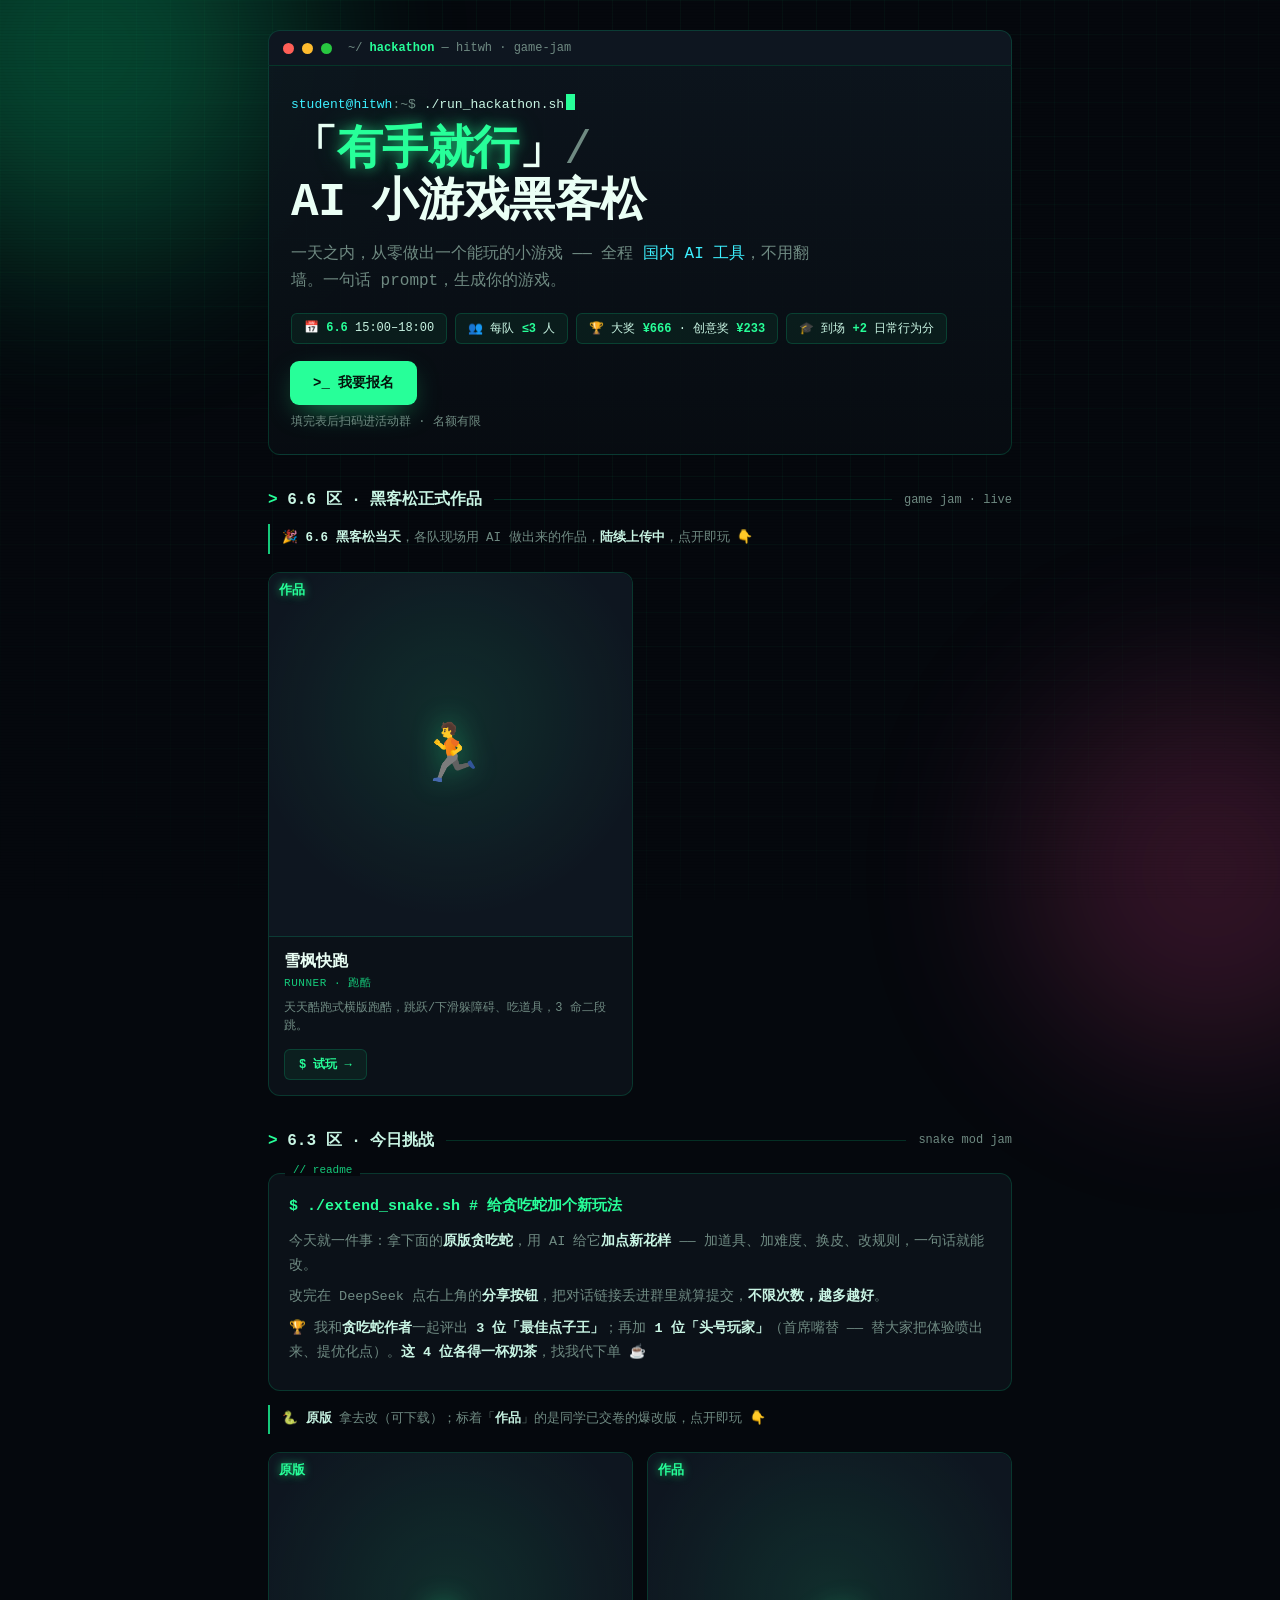
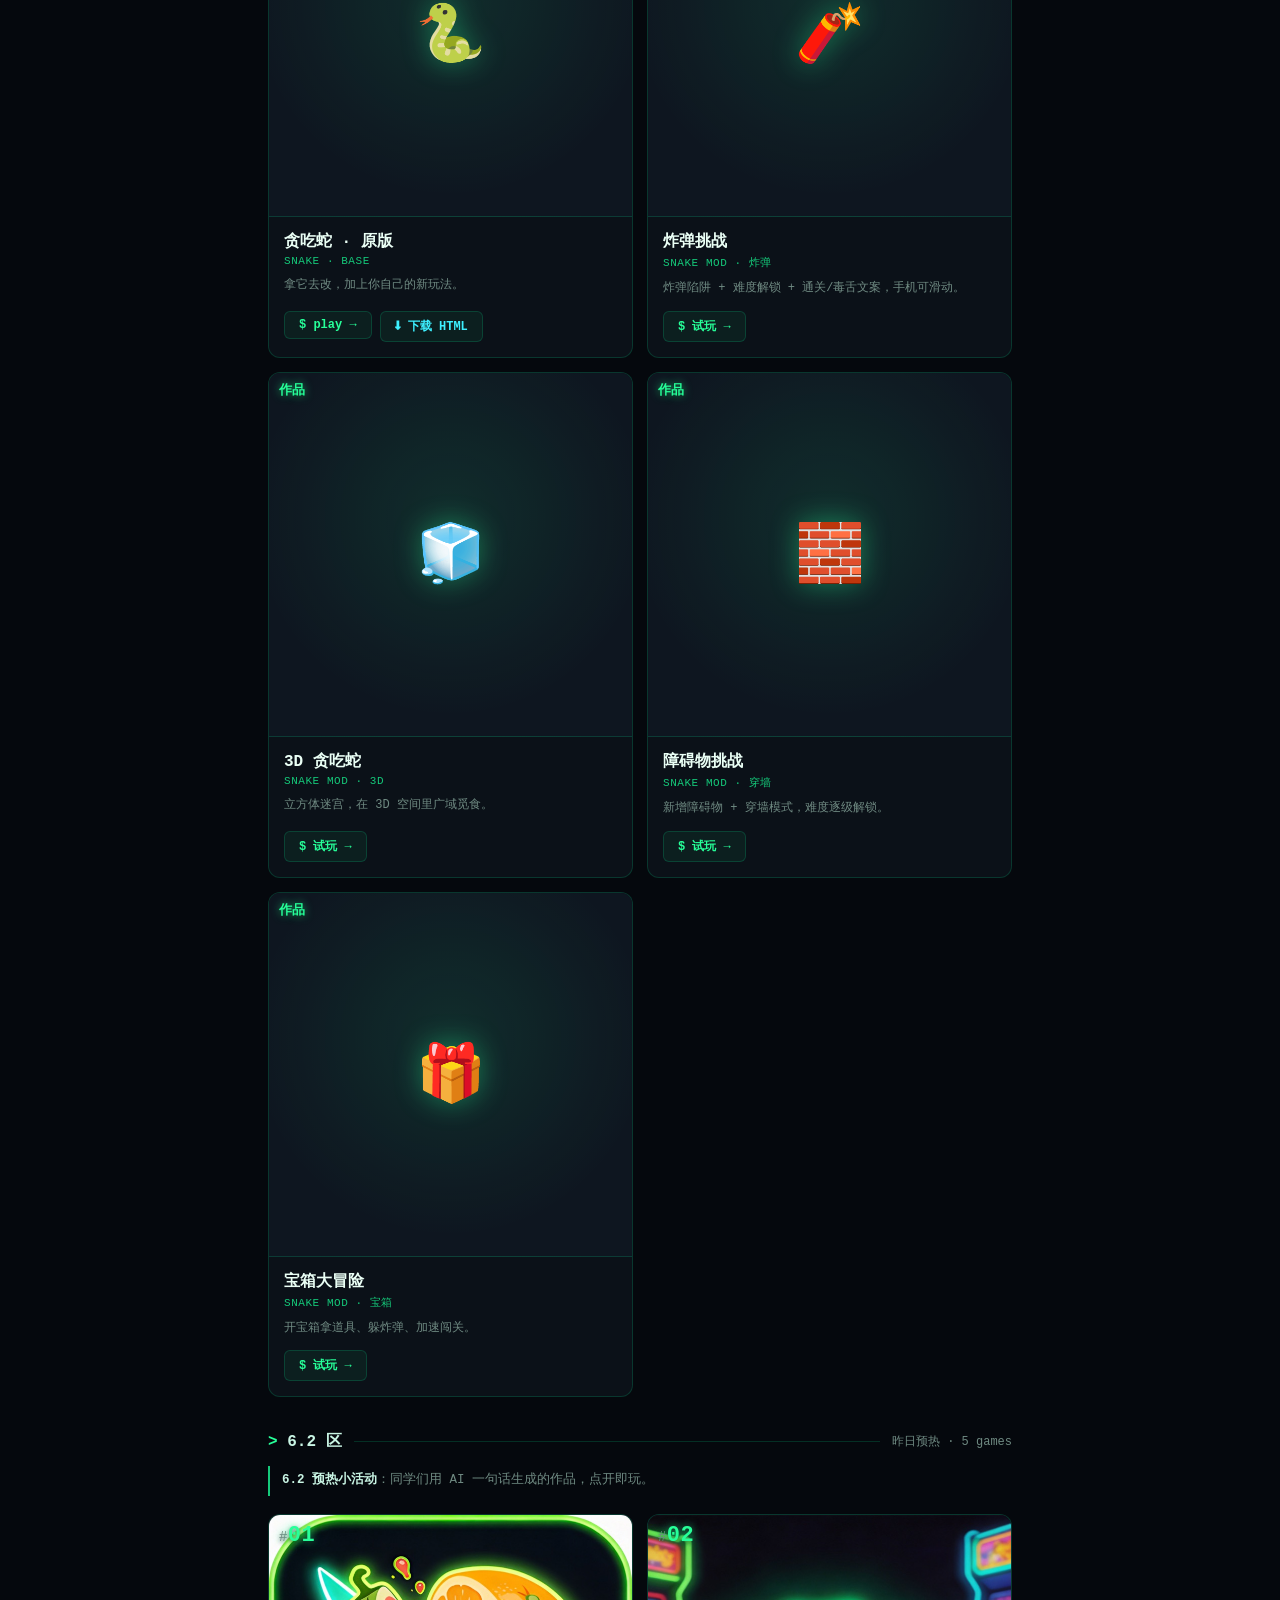
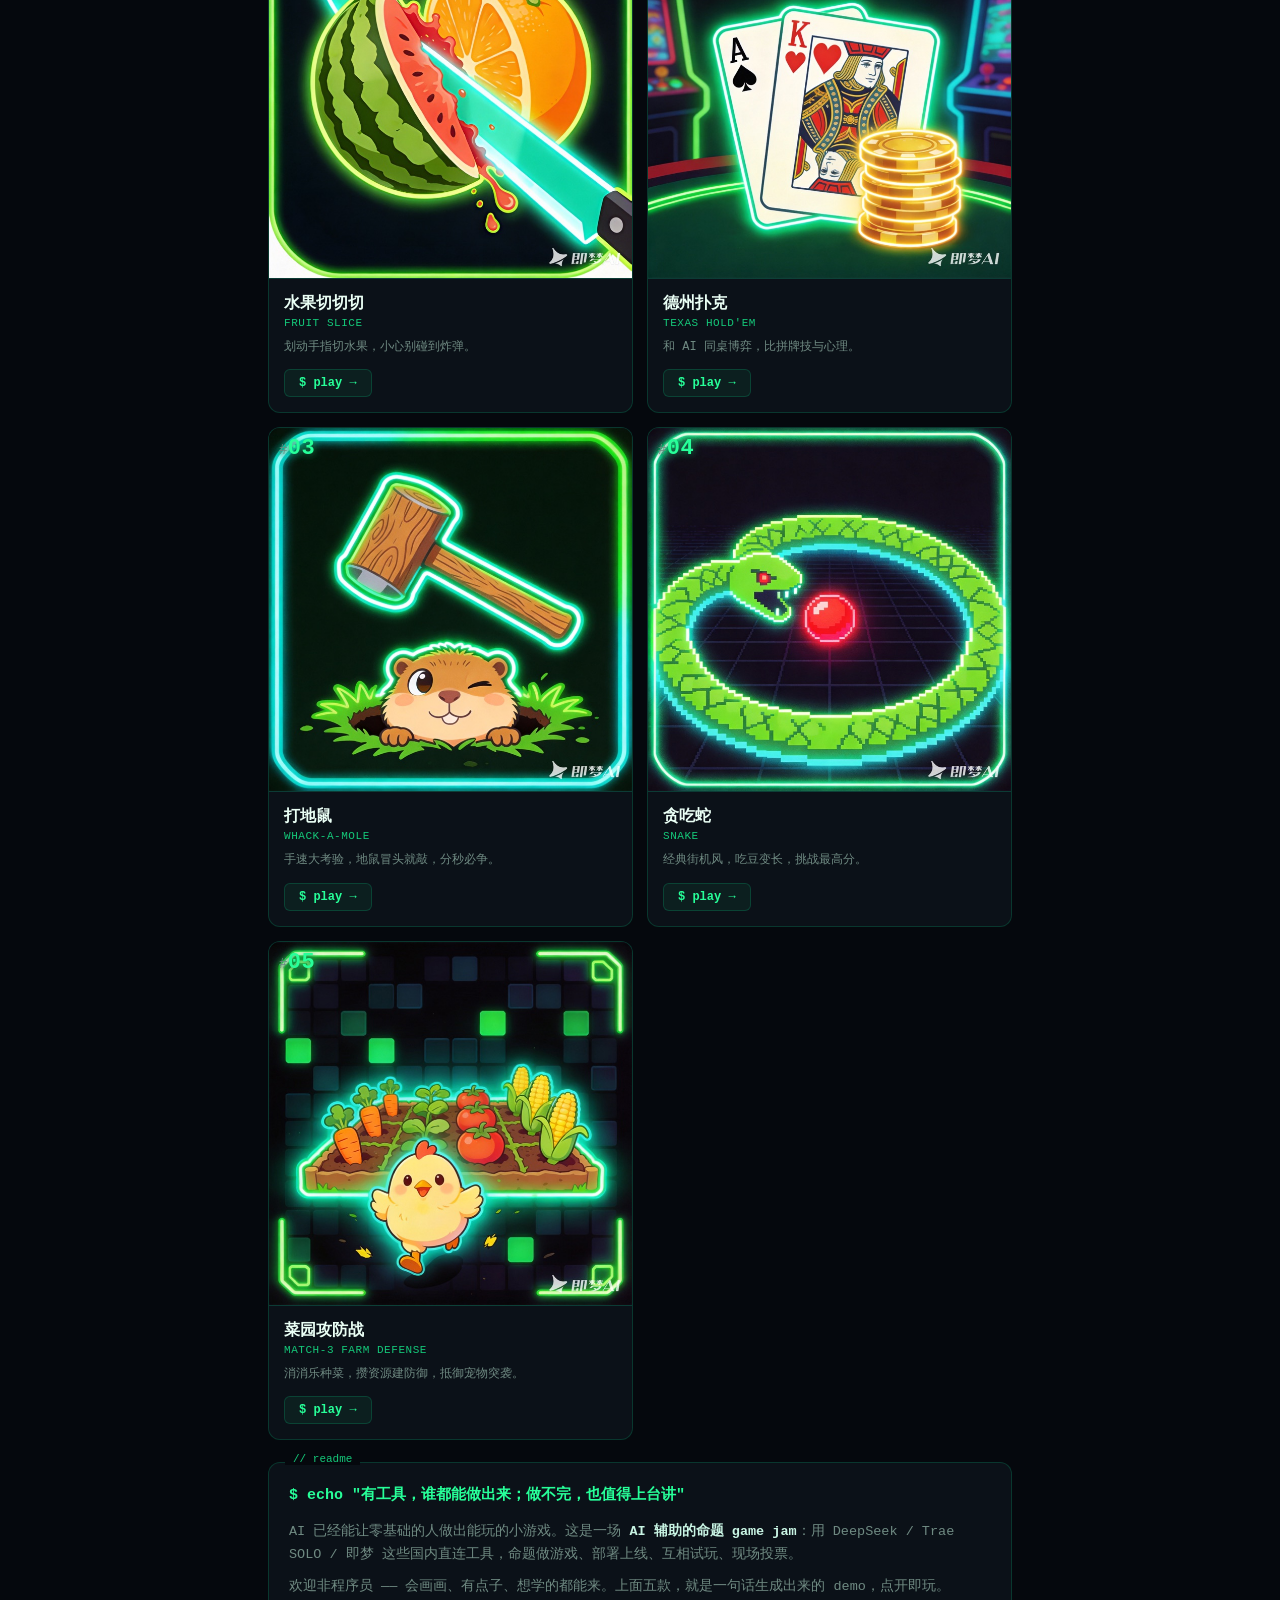
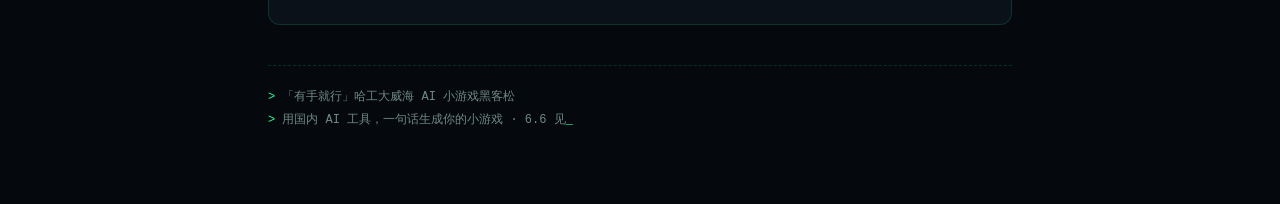
<file: index.html>
<!DOCTYPE html>
<html lang="zh-CN">
<head>
<meta charset="UTF-8">
<meta name="viewport" content="width=device-width, initial-scale=1.0, viewport-fit=cover">
<title>有手就行 · AI 小游戏黑客松</title>
<style>
  :root{
    --bg:#05080d;
    --panel:#0b1118;
    --panel-2:#0e1620;
    --line:rgba(0,255,160,.16);
    --green:#27ff99;
    --green-dim:#15c97a;
    --cyan:#3df0ff;
    --ink:#c9f5e4;
    --ink-soft:#6f8a82;
    --mono:"SF Mono",ui-monospace,"JetBrains Mono","Fira Code",Menlo,Consolas,"PingFang SC",monospace;
  }
  *{box-sizing:border-box;-webkit-tap-highlight-color:transparent}
  html,body{margin:0;padding:0}
  body{
    font-family:var(--mono);
    color:var(--ink);
    background:var(--bg);
    min-height:100vh;
    overflow-x:hidden;
    position:relative;
  }
  body::before{
    content:"";position:fixed;inset:0;z-index:0;pointer-events:none;
    background-image:
      linear-gradient(rgba(39,255,153,.05) 1px,transparent 1px),
      linear-gradient(90deg,rgba(39,255,153,.05) 1px,transparent 1px);
    background-size:34px 34px;
    mask-image:radial-gradient(circle at 50% 25%,#000 0%,rgba(0,0,0,.35) 70%,transparent 100%);
  }
  body::after{
    content:"";position:fixed;inset:0;z-index:0;pointer-events:none;
    background:repeating-linear-gradient(0deg,rgba(0,0,0,0) 0px,rgba(0,0,0,0) 2px,rgba(0,0,0,.18) 3px);
    opacity:.5;
  }
  .glow{position:fixed;border-radius:50%;filter:blur(90px);opacity:.25;z-index:0;pointer-events:none}
  .glow.g1{width:420px;height:420px;background:#0bff9a;top:-160px;left:-120px}
  .glow.g2{width:380px;height:380px;background:#ff4d9d;bottom:-160px;right:-120px;opacity:.18}

  .wrap{position:relative;z-index:1;max-width:780px;margin:0 auto;padding:30px 18px 70px}

  .term-top{
    display:flex;align-items:center;gap:8px;
    border:1px solid var(--line);border-bottom:none;
    background:var(--panel-2);border-radius:12px 12px 0 0;
    padding:10px 14px;font-size:12px;color:var(--ink-soft);
  }
  .dot{width:11px;height:11px;border-radius:50%}
  .dot.r{background:#ff5f57}.dot.y{background:#febc2e}.dot.g{background:#28c840}
  .term-top .path{margin-left:8px}
  .term-top .path b{color:var(--green)}

  header{
    border:1px solid var(--line);border-radius:0 0 12px 12px;
    background:linear-gradient(180deg,rgba(13,22,30,.9),rgba(8,13,18,.9));
    padding:28px 22px 24px;
  }
  .prompt{color:var(--ink-soft);font-size:13px;margin-bottom:14px}
  .prompt .u{color:var(--cyan)}
  .prompt .cmd{color:var(--ink)}
  .cursor{display:inline-block;width:9px;height:16px;background:var(--green);
    margin-left:2px;vertical-align:-2px;animation:blink 1s steps(1) infinite}
  @keyframes blink{50%{opacity:0}}

  h1{
    margin:.1em 0;font-size:clamp(26px,7.2vw,46px);line-height:1.12;font-weight:800;
    color:#eafff5;letter-spacing:-.01em;
  }
  h1 .em{color:var(--green);text-shadow:0 0 12px rgba(39,255,153,.55),0 0 30px rgba(39,255,153,.25)}
  h1 .br{color:var(--ink-soft);font-weight:400}
  .sub{font-size:clamp(13px,3.4vw,16px);color:var(--ink-soft);margin:12px 0 0;max-width:34em;line-height:1.7}
  .sub .hl{color:var(--cyan)}
  .meta-row{display:flex;flex-wrap:wrap;gap:8px;margin-top:18px}
  .chip{font-size:12px;color:var(--ink);background:rgba(39,255,153,.06);
    border:1px solid var(--line);padding:6px 12px;border-radius:6px}
  .chip b{color:var(--green)}

  /* signup CTA */
  .cta{
    display:inline-flex;align-items:center;gap:8px;margin-top:18px;text-decoration:none;
    font-size:14px;font-weight:800;color:#04130c;
    background:var(--green);padding:12px 22px;border-radius:8px;
    box-shadow:0 0 0 1px var(--green),0 10px 30px -10px rgba(39,255,153,.7);
    transition:transform .14s ease,box-shadow .14s ease;
  }
  .cta:active{transform:scale(.97)}
  .cta:hover{box-shadow:0 0 0 1px var(--green),0 14px 38px -10px rgba(39,255,153,.9)}
  .cta .arr{font-weight:900}
  .cta-note{margin-top:9px;font-size:12px;color:var(--ink-soft)}

  .note{
    margin-top:14px;font-size:12.5px;color:var(--ink-soft);line-height:1.7;
    border-left:2px solid var(--green-dim);padding:4px 0 4px 12px;
  }
  .note b{color:var(--ink)}

  .sect{display:flex;align-items:center;gap:12px;margin:34px 0 4px}
  .sect h2{margin:0;font-size:16px;color:var(--ink);font-weight:700;white-space:nowrap}
  .sect h2 .c{color:var(--green)}
  .sect .ln{flex:1;height:1px;background:var(--line)}
  .sect .n{font-size:12px;color:var(--ink-soft)}

  .grid{display:grid;grid-template-columns:repeat(2,1fr);gap:14px;margin-top:18px}

  .game{
    position:relative;display:flex;flex-direction:column;text-decoration:none;
    color:var(--ink);background:var(--panel);overflow:hidden;
    border:1px solid var(--line);border-radius:12px;
    transition:transform .16s ease,border-color .16s ease,box-shadow .16s ease;
  }
  .game:active{transform:scale(.975)}
  .game:hover{transform:translateY(-3px);border-color:var(--green);
    box-shadow:0 0 0 1px var(--green),0 16px 40px -18px rgba(39,255,153,.5)}

  /* cover image area — emoji fallback shows if image missing/failed */
  .cover{
    position:relative;width:100%;overflow:hidden;
    background:radial-gradient(circle at 50% 40%,rgba(39,255,153,.10),rgba(8,13,18,0) 70%),var(--panel-2);
    border-bottom:1px solid var(--line);
  }
  .cover::before{content:"";display:block;padding-top:100%} /* 强制 1:1 正方形 */
  .cover img{position:absolute;inset:0;width:100%;height:100%;object-fit:cover;z-index:1}
  .cover .ico{position:absolute;inset:0;display:flex;align-items:center;justify-content:center;
    font-size:56px;filter:drop-shadow(0 0 14px rgba(39,255,153,.4));z-index:0}
  .num{
    position:absolute;top:8px;left:10px;z-index:2;
    font-size:22px;font-weight:800;color:var(--green);
    text-shadow:0 0 8px rgba(39,255,153,.7),0 2px 4px rgba(0,0,0,.6);
    letter-spacing:.02em;
  }
  .num .h{color:var(--ink-soft);font-weight:400;font-size:14px}

  .body{padding:14px 15px 15px;display:flex;flex-direction:column;flex:1}
  .game h3{margin:0;font-size:16px;font-weight:800;color:#eafff5}
  .game .en{font-size:11px;color:var(--green-dim);margin-top:3px;letter-spacing:.05em;text-transform:uppercase}
  .game .desc{font-size:12px;color:var(--ink-soft);margin-top:9px;line-height:1.55;flex:1}
  .game .play{
    margin-top:13px;align-self:flex-start;font-size:12px;font-weight:700;
    color:var(--green);padding:6px 14px;border-radius:6px;
    border:1px solid var(--line);background:rgba(39,255,153,.06);
    transition:background .16s,color .16s;
  }
  .game:hover .play{background:var(--green);color:#04130c}
  .actions{display:flex;gap:8px;flex-wrap:wrap;margin-top:13px}
  .actions .play{margin-top:0}
  .play.alt{color:var(--cyan);cursor:pointer}
  .game:hover .play.alt{background:var(--cyan);color:#04130c}

  .intro{
    margin-top:22px;border:1px solid var(--line);border-radius:12px;
    background:var(--panel);padding:20px 20px 18px;position:relative;
  }
  .intro::before{content:"// readme";position:absolute;top:-10px;left:16px;
    background:var(--bg);padding:0 8px;font-size:11px;color:var(--green-dim)}
  .intro .slogan{color:var(--green);font-weight:700;font-size:15px;margin:0 0 10px}
  .intro p{margin:8px 0;color:var(--ink-soft);font-size:13.5px;line-height:1.75}
  .intro b{color:var(--ink)}

  footer{margin-top:40px;border-top:1px dashed var(--line);padding-top:20px;
    font-size:12px;color:var(--ink-soft);line-height:1.9}
  footer .hl{color:var(--green)}
  footer .blink{animation:blink 1.1s steps(1) infinite;color:var(--green)}
</style>
</head>
<body>
  <div class="glow g1"></div><div class="glow g2"></div>

  <div class="wrap">
    <div class="term-top">
      <span class="dot r"></span><span class="dot y"></span><span class="dot g"></span>
      <span class="path">~/ <b>hackathon</b> — hitwh · game-jam</span>
    </div>

    <header>
      <div class="prompt"><span class="u">student@hitwh</span>:~$ <span class="cmd">./run_hackathon.sh</span><span class="cursor"></span></div>
      <h1>「<span class="em">有手就行</span>」<span class="br">/</span><br>AI 小游戏黑客松</h1>
      <p class="sub">一天之内，从零做出一个能玩的小游戏 —— 全程 <span class="hl">国内 AI 工具</span>，不用翻墙。一句话 prompt，生成你的游戏。</p>
      <div class="meta-row">
        <span class="chip">📅 <b>6.6</b> 15:00–18:00</span>
        <span class="chip">👥 每队 <b>≤3</b> 人</span>
        <span class="chip">🏆 大奖 <b>¥666</b> · 创意奖 <b>¥233</b></span>
        <span class="chip">🎓 到场 <b>+2</b> 日常行为分</span>
      </div>
      <a class="cta" href="https://my.feishu.cn/share/base/form/shrcnCNdy2OO7LgJkM5HDnwHRce" target="_blank" rel="noopener">
        <span class="arr">&gt;_</span> 我要报名
      </a>
      <div class="cta-note">填完表后扫码进活动群 · 名额有限</div>
    </header>

    <div class="sect">
      <h2><span class="c">&gt;</span> 6.6 区 · 黑客松正式作品</h2>
      <div class="ln"></div>
      <span class="n">game jam · live</span>
    </div>

    <div class="note">🎉 <b>6.6 黑客松当天</b>，各队现场用 AI 做出来的作品，<b>陆续上传中</b>，点开即玩 👇</div>

    <div class="grid">
      <a class="game" href="6.6/雪枫快跑/index.html">
        <div class="cover"><span class="num" style="font-size:13px">作品</span><span class="ico">🏃</span></div>
        <div class="body">
          <h3>雪枫快跑</h3><div class="en">Runner · 跑酷</div>
          <div class="desc">天天酷跑式横版跑酷，跳跃/下滑躲障碍、吃道具，3 命二段跳。</div>
          <span class="play">$ 试玩 →</span>
        </div>
      </a>
    </div>

    <div class="sect">
      <h2><span class="c">&gt;</span> 6.3 区 · 今日挑战</h2>
      <div class="ln"></div>
      <span class="n">snake mod jam</span>
    </div>

    <div class="intro">
      <p class="slogan">$ ./extend_snake.sh  # 给贪吃蛇加个新玩法</p>
      <p>今天就一件事：拿下面的<b>原版贪吃蛇</b>，用 AI 给它<b>加点新花样</b> —— 加道具、加难度、换皮、改规则，一句话就能改。</p>
      <p>改完在 DeepSeek 点右上角的<b>分享按钮</b>，把对话链接丢进群里就算提交，<b>不限次数，越多越好</b>。</p>
      <p>🏆 我和<b>贪吃蛇作者</b>一起评出 <b>3 位「最佳点子王」</b>；再加 <b>1 位「头号玩家」</b>（首席嘴替 —— 替大家把体验喷出来、提优化点）。<b>这 4 位各得一杯奶茶</b>，找我代下单 ☕</p>
    </div>

    <div class="note">🐍 <b>原版</b> 拿去改（可下载）；标着「<b>作品</b>」的是同学已交卷的爆改版，点开即玩 👇</div>

    <div class="grid">
      <a class="game" href="6.2/贪吃蛇.html">
        <div class="cover"><span class="num" style="font-size:13px">原版</span><span class="ico">🐍</span></div>
        <div class="body">
          <h3>贪吃蛇 · 原版</h3><div class="en">Snake · base</div>
          <div class="desc">拿它去改，加上你自己的新玩法。</div>
          <div class="actions">
            <span class="play">$ play →</span>
            <span class="play alt" onclick="event.preventDefault();event.stopPropagation();var a=document.createElement('a');a.href='6.2/贪吃蛇.html';a.download='贪吃蛇.html';document.body.appendChild(a);a.click();a.remove();">⬇ 下载 HTML</span>
          </div>
        </div>
      </a>

      <a class="game" href="6.3/贪吃蛇-sunye-1.html">
        <div class="cover"><span class="num" style="font-size:13px">作品</span><span class="ico">🧨</span></div>
        <div class="body">
          <h3>炸弹挑战</h3><div class="en">Snake Mod · 炸弹</div>
          <div class="desc">炸弹陷阱 + 难度解锁 + 通关/毒舌文案，手机可滑动。</div>
          <span class="play">$ 试玩 →</span>
        </div>
      </a>

      <a class="game" href="6.3/3D贪吃蛇.html">
        <div class="cover"><span class="num" style="font-size:13px">作品</span><span class="ico">🧊</span></div>
        <div class="body">
          <h3>3D 贪吃蛇</h3><div class="en">Snake Mod · 3D</div>
          <div class="desc">立方体迷宫，在 3D 空间里广域觅食。</div>
          <span class="play">$ 试玩 →</span>
        </div>
      </a>

      <a class="game" href="6.3/bubble贪吃蛇.html">
        <div class="cover"><span class="num" style="font-size:13px">作品</span><span class="ico">🧱</span></div>
        <div class="body">
          <h3>障碍物挑战</h3><div class="en">Snake Mod · 穿墙</div>
          <div class="desc">新增障碍物 + 穿墙模式，难度逐级解锁。</div>
          <span class="play">$ 试玩 →</span>
        </div>
      </a>

      <a class="game" href="6.3/贪吃蛇-宝箱大冒险.html">
        <div class="cover"><span class="num" style="font-size:13px">作品</span><span class="ico">🎁</span></div>
        <div class="body">
          <h3>宝箱大冒险</h3><div class="en">Snake Mod · 宝箱</div>
          <div class="desc">开宝箱拿道具、躲炸弹、加速闯关。</div>
          <span class="play">$ 试玩 →</span>
        </div>
      </a>
    </div>

    <div class="sect">
      <h2><span class="c">&gt;</span> 6.2 区</h2>
      <div class="ln"></div>
      <span class="n">昨日预热 · 5 games</span>
    </div>

    <div class="note"><b>6.2 预热小活动</b>：同学们用 AI 一句话生成的作品，点开即玩。</div>

    <div class="grid">
      <a class="game" href="6.2/水果忍者.html">
        <div class="cover"><span class="num"><span class="h">#</span>01</span><span class="ico">🍉</span><img src="cover/01.jpg" alt="" loading="lazy" onerror="this.remove()"></div>
        <div class="body">
          <h3>水果切切切</h3><div class="en">Fruit Slice</div>
          <div class="desc">划动手指切水果，小心别碰到炸弹。</div>
          <span class="play">$ play →</span>
        </div>
      </a>

      <a class="game" href="6.2/德州扑克.html">
        <div class="cover"><span class="num"><span class="h">#</span>02</span><span class="ico">🃏</span><img src="cover/02.jpg" alt="" loading="lazy" onerror="this.remove()"></div>
        <div class="body">
          <h3>德州扑克</h3><div class="en">Texas Hold'em</div>
          <div class="desc">和 AI 同桌博弈，比拼牌技与心理。</div>
          <span class="play">$ play →</span>
        </div>
      </a>

      <a class="game" href="6.2/打地鼠.html">
        <div class="cover"><span class="num"><span class="h">#</span>03</span><span class="ico">🔨</span><img src="cover/03.jpg" alt="" loading="lazy" onerror="this.remove()"></div>
        <div class="body">
          <h3>打地鼠</h3><div class="en">Whack-a-Mole</div>
          <div class="desc">手速大考验，地鼠冒头就敲，分秒必争。</div>
          <span class="play">$ play →</span>
        </div>
      </a>

      <a class="game" href="6.2/贪吃蛇.html">
        <div class="cover"><span class="num"><span class="h">#</span>04</span><span class="ico">🐍</span><img src="cover/04.jpg" alt="" loading="lazy" onerror="this.remove()"></div>
        <div class="body">
          <h3>贪吃蛇</h3><div class="en">Snake</div>
          <div class="desc">经典街机风，吃豆变长，挑战最高分。</div>
          <span class="play">$ play →</span>
        </div>
      </a>

      <a class="game" href="6.2/种菜消消乐.html">
        <div class="cover"><span class="num"><span class="h">#</span>05</span><span class="ico">🥕</span><img src="cover/05.jpg" alt="" loading="lazy" onerror="this.remove()"></div>
        <div class="body">
          <h3>菜园攻防战</h3><div class="en">Match-3 Farm Defense</div>
          <div class="desc">消消乐种菜，攒资源建防御，抵御宠物突袭。</div>
          <span class="play">$ play →</span>
        </div>
      </a>
    </div>

    <div class="intro">
      <p class="slogan">$ echo "有工具，谁都能做出来；做不完，也值得上台讲"</p>
      <p>AI 已经能让零基础的人做出能玩的小游戏。这是一场 <b>AI 辅助的命题 game jam</b>：用 DeepSeek / Trae SOLO / 即梦 这些国内直连工具，命题做游戏、部署上线、互相试玩、现场投票。</p>
      <p>欢迎非程序员 —— 会画画、有点子、想学的都能来。上面五款，就是一句话生成出来的 demo，点开即玩。</p>
    </div>

    <footer>
      <div><span class="hl">&gt;</span> 「有手就行」哈工大威海 AI 小游戏黑客松</div>
      <div><span class="hl">&gt;</span> 用国内 AI 工具，一句话生成你的小游戏 · 6.6 见<span class="blink">_</span></div>
    </footer>
  </div>
</body>
</html>
</file>
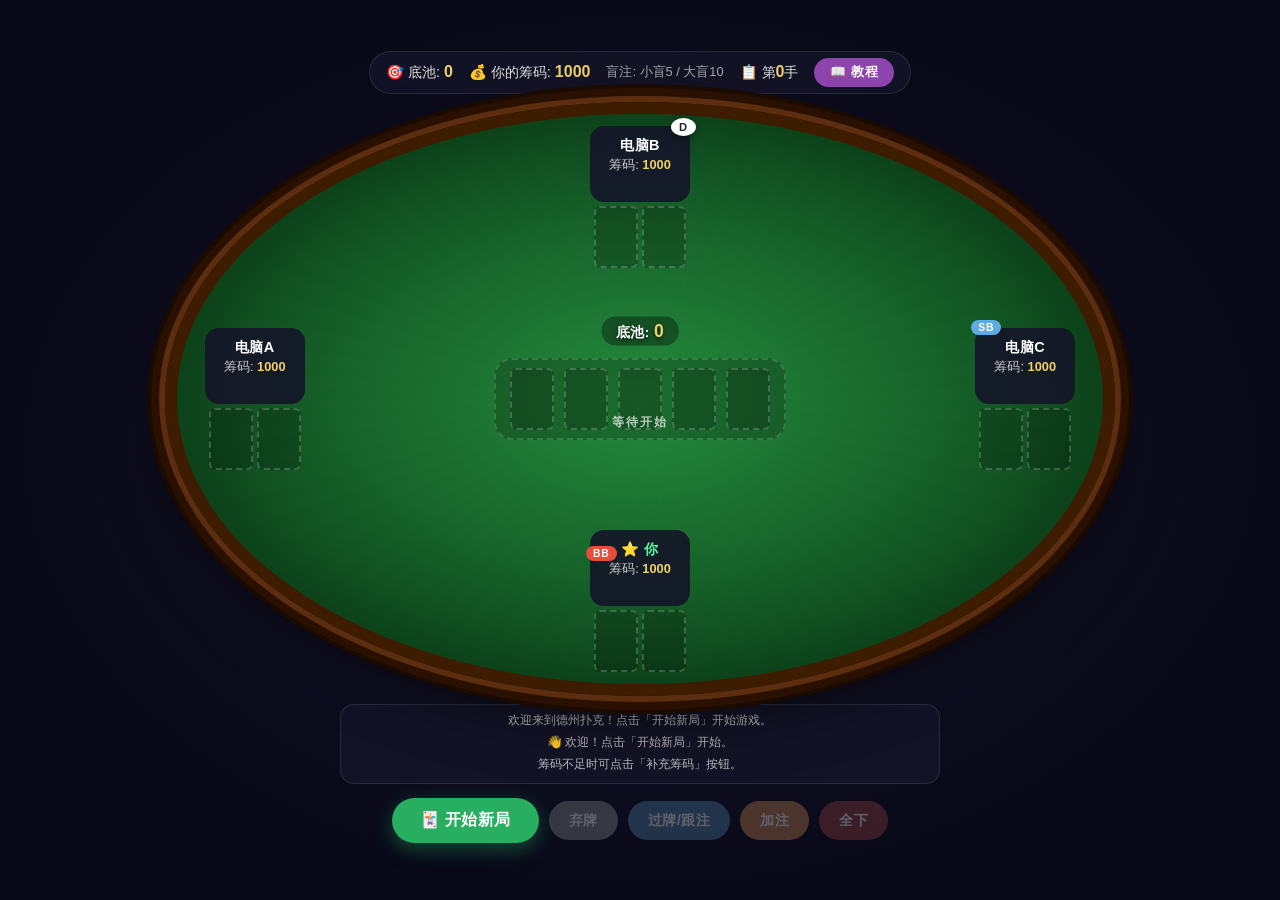
<file: 德州扑克.html>
<!DOCTYPE html>
<html lang="zh-CN">
<head>
    <meta charset="UTF-8">
    <meta name="viewport" content="width=device-width, initial-scale=1.0">
    <title>德州扑克 - Texas Hold'em</title>
    <style>
        :root {
            --table-green: #1a6b3c;
            --table-dark: #0f4d2b;
            --felt: #1e7e4a;
            --gold: #d4a940;
            --gold-light: #f0d068;
            --card-bg: #fff;
            --card-shadow: rgba(0, 0, 0, 0.3);
            --text-light: #e0e0e0;
            --text-white: #fff;
            --danger: #e74c3c;
            --success: #2ecc71;
            --warning: #f39c12;
            --info: #3498db;
            --bg-dark: #1a1a2e;
            --panel-bg: rgba(20, 20, 40, 0.9);
        }

        * {
            margin: 0;
            padding: 0;
            box-sizing: border-box;
        }

        body {
            font-family: 'Segoe UI', 'PingFang SC', 'Microsoft YaHei', sans-serif;
            background: #0a0a15;
            background-image: radial-gradient(ellipse at center, #1a1a30 0%, #080818 70%);
            min-height: 100vh;
            display: flex;
            justify-content: center;
            align-items: center;
            user-select: none;
            -webkit-tap-highlight-color: transparent;
            overflow-x: hidden;
        }

        .game-container {
            width: 100%;
            max-width: 1100px;
            padding: 10px;
            display: flex;
            flex-direction: column;
            align-items: center;
            gap: 8px;
        }

        .top-bar {
            display: flex;
            align-items: center;
            gap: 16px;
            flex-wrap: wrap;
            justify-content: center;
            padding: 6px 16px;
            background: var(--panel-bg);
            border-radius: 24px;
            border: 1px solid rgba(255, 255, 255, 0.1);
            backdrop-filter: blur(10px);
        }
        .top-bar .info-item {
            color: var(--text-light);
            font-size: 0.9rem;
            font-weight: 500;
            white-space: nowrap;
        }
        .top-bar .info-item span {
            color: var(--gold-light);
            font-weight: 700;
            font-size: 1rem;
        }
        .blinds-info {
            color: #aaa;
            font-size: 0.8rem;
        }

        .table-wrapper {
            position: relative;
            width: 100%;
            max-width: 950px;
            aspect-ratio: 1.6 / 1;
            min-height: 500px;
        }
        .poker-table {
            position: absolute;
            inset: 0;
            background: radial-gradient(ellipse at center, #228B3B 0%, #1a6b2e 35%, #0f4d1f 70%, #0a3515 100%);
            border-radius: 50%;
            border: 12px solid #3d1c00;
            box-shadow: 0 0 0 6px #5c2d0e, 0 0 0 14px #2a1000, 0 0 0 18px #1a0a00, 0 20px 60px rgba(0, 0, 0, 0.6), inset 0 0 120px rgba(0, 0, 0, 0.25);
            display: flex;
            align-items: center;
            justify-content: center;
        }
        .poker-table::before {
            content: '';
            position: absolute;
            inset: 3%;
            border-radius: 50%;
            background: repeating-conic-gradient(rgba(255, 255, 255, 0.003) 0deg 2deg, transparent 2deg 4deg);
            pointer-events: none;
        }

        .community-cards {
            position: absolute;
            top: 50%;
            left: 50%;
            transform: translate(-50%, -50%);
            display: flex;
            gap: 10px;
            z-index: 5;
            background: rgba(0, 0, 0, 0.2);
            padding: 8px 14px;
            border-radius: 18px;
            border: 2px dashed rgba(255, 255, 255, 0.15);
            min-height: 80px;
            align-items: center;
            justify-content: center;
            transition: all 0.3s;
        }
        .community-cards.has-cards {
            border-color: rgba(255, 255, 255, 0.35);
            background: rgba(0, 0, 0, 0.3);
        }

        .player-spot {
            position: absolute;
            display: flex;
            flex-direction: column;
            align-items: center;
            gap: 4px;
            z-index: 10;
            transition: all 0.3s ease;
        }
        .player-spot.bottom {
            bottom: 2%;
            left: 50%;
            transform: translateX(-50%);
        }
        .player-spot.left {
            left: 3%;
            top: 50%;
            transform: translateY(-50%);
        }
        .player-spot.top {
            top: 2%;
            left: 50%;
            transform: translateX(-50%);
        }
        .player-spot.right {
            right: 3%;
            top: 50%;
            transform: translateY(-50%);
        }

        .player-info {
            background: var(--panel-bg);
            border-radius: 14px;
            padding: 8px 14px;
            text-align: center;
            border: 2px solid transparent;
            transition: all 0.35s ease;
            min-width: 100px;
            position: relative;
        }
        .player-spot.active-turn .player-info {
            border-color: var(--gold-light) !important;
            box-shadow: 0 0 22px rgba(240, 208, 104, 0.55), 0 0 40px rgba(240, 208, 104, 0.25);
            animation: pulse-gold 1.2s ease-in-out infinite;
        }
        @keyframes pulse-gold {
            0%,
            100% {
                box-shadow: 0 0 22px rgba(240, 208, 104, 0.55), 0 0 40px rgba(240, 208, 104, 0.25);
            }
            50% {
                box-shadow: 0 0 35px rgba(240, 208, 104, 0.8), 0 0 55px rgba(240, 208, 104, 0.4);
            }
        }
        .player-spot.folded .player-info {
            opacity: 0.45;
            border-color: rgba(255, 255, 255, 0.08) !important;
        }
        .player-spot.folded .player-name {
            text-decoration: line-through;
            color: #888;
        }
        .player-spot.all-in-spot .player-info {
            border-color: var(--warning) !important;
            box-shadow: 0 0 16px rgba(243, 156, 18, 0.5);
        }

        .player-name {
            font-weight: 700;
            font-size: 0.9rem;
            color: var(--text-white);
            margin-bottom: 2px;
            letter-spacing: 0.5px;
        }
        .player-name.you {
            color: #5ef5a0;
        }
        .player-chips {
            font-size: 0.8rem;
            color: #ccc;
        }
        .player-chips span {
            color: var(--gold-light);
            font-weight: 600;
        }
        .player-bet-amount {
            font-size: 0.75rem;
            color: #f0d068;
            font-weight: 600;
            min-height: 18px;
            transition: all 0.3s;
        }

        .badge {
            display: inline-block;
            font-size: 0.65rem;
            font-weight: 700;
            padding: 2px 7px;
            border-radius: 10px;
            letter-spacing: 0.8px;
            position: absolute;
            top: -10px;
        }
        .badge.dealer {
            background: #fff;
            color: #222;
            right: -8px;
            font-size: 0.7rem;
            padding: 3px 8px;
            border-radius: 50%;
            min-width: 22px;
            text-align: center;
            box-shadow: 0 2px 6px rgba(0, 0, 0, 0.4);
        }
        .badge.sb {
            background: #5dade2;
            color: #fff;
            left: -6px;
        }
        .badge.bb {
            background: #e74c3c;
            color: #fff;
            left: -6px;
            top: 14px;
        }

        .hand-cards {
            display: flex;
            gap: 4px;
            min-height: 56px;
            align-items: center;
        }
        .card {
            width: 44px;
            height: 62px;
            border-radius: 6px;
            background: #fff;
            display: flex;
            flex-direction: column;
            align-items: center;
            justify-content: center;
            font-weight: 700;
            box-shadow: 0 2px 8px rgba(0, 0, 0, 0.3);
            transition: all 0.25s ease;
            position: relative;
            cursor: default;
            font-family: 'Georgia', 'Times New Roman', serif;
            border: 1.5px solid #ddd;
        }
        .card.red {
            color: #c0392b;
        }
        .card.black {
            color: #1a1a1a;
        }
        .card .rank {
            font-size: 1.1rem;
            line-height: 1;
            letter-spacing: -1px;
        }
        .card .suit {
            font-size: 1.2rem;
            line-height: 1;
        }
        .card-back {
            background: linear-gradient(135deg, #1a3a6c 0%, #0d2240 40%, #1a3a6c 60%, #0d2240 100%);
            border: 2px solid #3a5a8c;
            background-image: repeating-linear-gradient(45deg, transparent, transparent 3px, rgba(255, 255, 255, 0.03) 3px, rgba(255, 255, 255, 0.03) 6px);
            position: relative;
            overflow: hidden;
        }
        .card-back::after {
            content: '♠♥♣♦';
            position: absolute;
            font-size: 0.6rem;
            color: rgba(255, 255, 255, 0.25);
            text-align: center;
            letter-spacing: 2px;
            top: 50%;
            left: 50%;
            transform: translate(-50%, -50%) rotate(-20deg);
        }
        .card-placeholder {
            width: 44px;
            height: 62px;
            border-radius: 6px;
            border: 2px dashed rgba(255, 255, 255, 0.2);
            background: rgba(0, 0, 0, 0.2);
        }

        .pot-display {
            position: absolute;
            top: 38%;
            left: 50%;
            transform: translate(-50%, -50%);
            z-index: 6;
            color: var(--text-white);
            font-weight: 700;
            font-size: 0.85rem;
            text-align: center;
            pointer-events: none;
            text-shadow: 0 2px 4px rgba(0, 0, 0, 0.6);
            background: rgba(0, 0, 0, 0.35);
            padding: 4px 14px;
            border-radius: 14px;
            letter-spacing: 0.5px;
        }
        .pot-display span {
            color: var(--gold-light);
            font-size: 1.1rem;
        }

        .stage-label {
            position: absolute;
            top: 54%;
            left: 50%;
            transform: translate(-50%, -50%);
            z-index: 6;
            color: rgba(255, 255, 255, 0.7);
            font-weight: 600;
            font-size: 0.75rem;
            pointer-events: none;
            text-transform: uppercase;
            letter-spacing: 2px;
        }

        .controls {
            display: flex;
            gap: 10px;
            flex-wrap: wrap;
            justify-content: center;
            padding: 6px 0;
            align-items: center;
        }
        .btn {
            padding: 10px 20px;
            border-radius: 25px;
            font-weight: 700;
            font-size: 0.9rem;
            cursor: pointer;
            border: none;
            letter-spacing: 0.5px;
            transition: all 0.2s ease;
            text-transform: uppercase;
            position: relative;
            overflow: hidden;
            outline: none;
            font-family: inherit;
        }
        .btn:active {
            transform: scale(0.94);
        }
        .btn:disabled {
            opacity: 0.35;
            cursor: not-allowed;
            pointer-events: none;
            filter: grayscale(40%);
        }
        .btn-fold {
            background: #7f8c8d;
            color: #fff;
        }
        .btn-fold:hover:not(:disabled) {
            background: #95a5a6;
        }
        .btn-check-call {
            background: #2e86c1;
            color: #fff;
        }
        .btn-check-call:hover:not(:disabled) {
            background: #3498db;
        }
        .btn-raise {
            background: #e67e22;
            color: #fff;
        }
        .btn-raise:hover:not(:disabled) {
            background: #f39c12;
        }
        .btn-allin {
            background: #c0392b;
            color: #fff;
        }
        .btn-allin:hover:not(:disabled) {
            background: #e74c3c;
        }
        .btn-new-game {
            background: #27ae60;
            color: #fff;
            padding: 12px 28px;
            font-size: 1rem;
            border-radius: 28px;
            box-shadow: 0 6px 20px rgba(39, 174, 96, 0.4);
            animation: bounce-in 0.5s ease;
        }
        @keyframes bounce-in {
            0% {
                transform: scale(0.3);
                opacity: 0;
            }
            50% {
                transform: scale(1.08);
            }
            100% {
                transform: scale(1);
                opacity: 1;
            }
        }
        .btn-new-game:hover {
            background: #2ecc71;
            box-shadow: 0 8px 28px rgba(46, 204, 113, 0.55);
        }
        .btn-tutorial {
            background: #8e44ad;
            color: #fff;
        }
        .btn-tutorial:hover {
            background: #9b59b6;
        }
        .btn-add-chips {
            background: #f1c40f;
            color: #222;
            font-weight: 700;
        }
        .btn-add-chips:hover {
            background: #f39c12;
        }

        .raise-input-group {
            display: flex;
            align-items: center;
            gap: 6px;
            background: rgba(255, 255, 255, 0.08);
            padding: 6px 12px;
            border-radius: 25px;
            border: 1px solid rgba(255, 255, 255, 0.2);
        }
        .raise-input-group label {
            color: #fff;
            font-size: 0.8rem;
            font-weight: 600;
            white-space: nowrap;
        }
        .raise-input-group input {
            width: 70px;
            padding: 7px 10px;
            border-radius: 16px;
            border: 1px solid rgba(255, 255, 255, 0.3);
            background: rgba(0, 0, 0, 0.4);
            color: #fff;
            font-weight: 700;
            font-size: 0.85rem;
            text-align: center;
            outline: none;
            font-family: inherit;
        }
        .raise-input-group input:focus {
            border-color: var(--gold-light);
            box-shadow: 0 0 10px rgba(240, 208, 104, 0.4);
        }
        .raise-input-group .btn-confirm-raise {
            padding: 7px 14px;
            border-radius: 16px;
            background: #e67e22;
            color: #fff;
            font-weight: 700;
            font-size: 0.8rem;
            border: none;
            cursor: pointer;
            font-family: inherit;
        }

        .message-log {
            width: 100%;
            max-width: 600px;
            background: var(--panel-bg);
            border-radius: 14px;
            padding: 8px 16px;
            max-height: 80px;
            overflow-y: auto;
            border: 1px solid rgba(255, 255, 255, 0.1);
            font-size: 0.75rem;
            color: #bbb;
            text-align: center;
            line-height: 1.5;
            scrollbar-width: thin;
            scrollbar-color: #555 transparent;
        }
        .message-log .msg {
            padding: 2px 0;
            animation: fadeInMsg 0.3s ease;
        }
        @keyframes fadeInMsg {
            from {
                opacity: 0;
                transform: translateY(-6px);
            }
            to {
                opacity: 1;
                transform: translateY(0);
            }
        }
        .message-log .msg.highlight {
            color: #f0d068;
            font-weight: 600;
        }
        .message-log .msg.win {
            color: #5ef5a0;
            font-weight: 700;
        }

        /* 教程弹窗 */
        .modal-overlay {
            display: none;
            position: fixed;
            inset: 0;
            background: rgba(0, 0, 0, 0.7);
            backdrop-filter: blur(4px);
            z-index: 100;
            justify-content: center;
            align-items: center;
            padding: 20px;
        }
        .modal-overlay.active {
            display: flex;
        }
        .modal-content {
            background: #1e1e2f;
            border-radius: 20px;
            max-width: 600px;
            width: 100%;
            max-height: 80vh;
            overflow-y: auto;
            padding: 24px;
            color: #ddd;
            border: 1px solid rgba(255, 255, 255, 0.2);
            box-shadow: 0 20px 40px rgba(0, 0, 0, 0.5);
            scrollbar-width: thin;
            scrollbar-color: #555 transparent;
        }
        .modal-content h3 {
            color: var(--gold-light);
            margin-bottom: 12px;
        }
        .modal-content table {
            width: 100%;
            border-collapse: collapse;
            margin: 12px 0;
            font-size: 0.85rem;
        }
        .modal-content th,
        .modal-content td {
            padding: 6px 10px;
            border-bottom: 1px solid rgba(255, 255, 255, 0.1);
            text-align: left;
        }
        .modal-content th {
            color: #f0d068;
            font-weight: 600;
        }
        .modal-content ul {
            padding-left: 20px;
            margin: 8px 0;
        }
        .modal-content li {
            margin-bottom: 4px;
        }
        .modal-close {
            background: #c0392b;
            color: #fff;
            border: none;
            padding: 6px 16px;
            border-radius: 16px;
            cursor: pointer;
            font-weight: 700;
            float: right;
            margin-bottom: 10px;
        }

        @media (max-width: 768px) {
            .table-wrapper {
                aspect-ratio: 1.2 / 1;
                min-height: 380px;
            }
            .card {
                width: 34px;
                height: 48px;
                border-radius: 4px;
            }
            .card .rank {
                font-size: 0.9rem;
            }
            .card .suit {
                font-size: 0.95rem;
            }
            .card-placeholder {
                width: 34px;
                height: 48px;
            }
            .community-cards {
                gap: 4px;
                padding: 5px 8px;
            }
            .player-info {
                padding: 5px 8px;
                min-width: 65px;
                border-radius: 10px;
            }
            .player-name {
                font-size: 0.7rem;
            }
            .player-chips {
                font-size: 0.65rem;
            }
            .btn {
                padding: 8px 13px;
                font-size: 0.75rem;
                border-radius: 20px;
            }
            .hand-cards {
                gap: 2px;
                min-height: 36px;
            }
            .pot-display {
                font-size: 0.7rem;
            }
            .badge {
                font-size: 0.55rem;
            }
        }
    </style>
</head>
<body>
    <div class="game-container">
        <div class="top-bar">
            <div class="info-item">🎯 底池: <span id="potDisplay">0</span></div>
            <div class="info-item">💰 你的筹码: <span id="yourChips">1000</span></div>
            <div class="blinds-info">盲注: 小盲5 / 大盲10</div>
            <div class="info-item">📋 第<span id="handNumber">1</span>手</div>
            <button class="btn btn-tutorial" onclick="openTutorial()" style="padding:6px 16px; font-size:0.8rem;">📖 教程</button>
        </div>

        <div class="table-wrapper">
            <div class="poker-table" id="pokerTable">
                <div class="community-cards" id="communityCards">
                    <div class="card-placeholder"></div><div class="card-placeholder"></div><div class="card-placeholder"></div><div class="card-placeholder"></div><div class="card-placeholder"></div>
                </div>
                <div class="pot-display" id="potOverlay">底池: <span>0</span></div>
                <div class="stage-label" id="stageLabel">等待开始</div>

                <div class="player-spot left" id="spot1">
                    <div class="player-info">
                        <span class="badge dealer" style="display:none;">D</span><span class="badge sb" style="display:none;">SB</span><span class="badge bb" style="display:none;">BB</span>
                        <div class="player-name">电脑A</div><div class="player-chips">筹码: <span>1000</span></div><div class="player-bet-amount"></div>
                    </div>
                    <div class="hand-cards" id="hand1"><div class="card card-back"></div><div class="card card-back"></div></div>
                </div>
                <div class="player-spot top" id="spot2">
                    <div class="player-info">
                        <span class="badge dealer" style="display:none;">D</span><span class="badge sb" style="display:none;">SB</span><span class="badge bb" style="display:none;">BB</span>
                        <div class="player-name">电脑B</div><div class="player-chips">筹码: <span>1000</span></div><div class="player-bet-amount"></div>
                    </div>
                    <div class="hand-cards" id="hand2"><div class="card card-back"></div><div class="card card-back"></div></div>
                </div>
                <div class="player-spot right" id="spot3">
                    <div class="player-info">
                        <span class="badge dealer" style="display:none;">D</span><span class="badge sb" style="display:none;">SB</span><span class="badge bb" style="display:none;">BB</span>
                        <div class="player-name">电脑C</div><div class="player-chips">筹码: <span>1000</span></div><div class="player-bet-amount"></div>
                    </div>
                    <div class="hand-cards" id="hand3"><div class="card card-back"></div><div class="card card-back"></div></div>
                </div>
                <div class="player-spot bottom" id="spot0">
                    <div class="player-info">
                        <span class="badge dealer" style="display:none;">D</span><span class="badge sb" style="display:none;">SB</span><span class="badge bb" style="display:none;">BB</span>
                        <div class="player-name you">⭐ 你</div><div class="player-chips">筹码: <span>1000</span></div><div class="player-bet-amount"></div>
                    </div>
                    <div class="hand-cards" id="hand0"><div class="card card-back"></div><div class="card card-back"></div></div>
                </div>
            </div>
        </div>

        <div class="message-log" id="messageLog"><div class="msg">欢迎来到德州扑克！点击「开始新局」开始游戏。</div></div>

        <div class="controls" id="controls">
            <button class="btn btn-new-game" id="btnNewGame" onclick="startNewHand()">🃏 开始新局</button>
            <button class="btn btn-add-chips" id="btnAddChips" onclick="addChipsToHuman()" style="display:none;">💰 补充筹码 (+500)</button>
            <button class="btn btn-fold" id="btnFold" onclick="humanAction('fold')" disabled>弃牌</button>
            <button class="btn btn-check-call" id="btnCheckCall" onclick="humanAction('call')" disabled>过牌/跟注</button>
            <div class="raise-input-group" id="raiseGroup" style="display:none;">
                <label for="raiseAmount">加注:</label>
                <input type="number" id="raiseAmount" min="20" value="20" step="5">
                <button class="btn-confirm-raise" onclick="humanAction('raise')">确认加注</button>
            </div>
            <button class="btn btn-raise" id="btnRaise" onclick="toggleRaiseInput()" disabled>加注</button>
            <button class="btn btn-allin" id="btnAllIn" onclick="humanAction('allin')" disabled>全下</button>
        </div>
    </div>

    <!-- 教程弹窗 -->
    <div class="modal-overlay" id="tutorialModal">
        <div class="modal-content">
            <button class="modal-close" onclick="closeTutorial()">✕ 关闭</button>
            <h3>📚 德州扑克新手教程</h3>
            <h4>🃏 牌型排名（从高到低）</h4>
            <table>
                <tr><th>牌型</th><th>说明</th><th>示例</th></tr>
                <tr><td>皇家同花顺</td><td>A-K-Q-J-10 同花色</td><td>♠A ♠K ♠Q ♠J ♠10</td></tr>
                <tr><td>同花顺</td><td>五张连续同花色</td><td>♥9 ♥8 ♥7 ♥6 ♥5</td></tr>
                <tr><td>四条</td><td>四张相同点数</td><td>♣K ♦K ♥K ♠K ♣3</td></tr>
                <tr><td>葫芦</td><td>三条+一对</td><td>♦Q ♣Q ♥Q ♦7 ♣7</td></tr>
                <tr><td>同花</td><td>五张同花色</td><td>♠K ♠10 ♠7 ♠3 ♠2</td></tr>
                <tr><td>顺子</td><td>五张连续不同花色</td><td>♣9 ♦8 ♠7 ♦6 ♥5</td></tr>
                <tr><td>三条</td><td>三张相同点数</td><td>♠J ♦J ♣J ♥9 ♦2</td></tr>
                <tr><td>两对</td><td>两个对子</td><td>♣A ♦A ♥8 ♠8 ♣4</td></tr>
                <tr><td>一对</td><td>两张相同点数</td><td>♠10 ♥10 ♦K ♣5 ♥2</td></tr>
                <tr><td>高牌</td><td>散牌，比较最大单张</td><td>♣A ♦K ♥9 ♠5 ♣3</td></tr>
            </table>
            <h4>🎮 游戏流程</h4>
            <ul>
                <li><strong>翻牌前</strong>：每人两张底牌，小盲/大盲强制下注后，玩家依次行动。</li>
                <li><strong>翻牌</strong>：发出三张公共牌，新一轮下注。</li>
                <li><strong>转牌</strong>：发出第四张公共牌，继续下注。</li>
                <li><strong>河牌</strong>：发出第五张公共牌，最后一轮下注。</li>
                <li><strong>摊牌</strong>：剩余玩家比较最佳五张牌组合，赢家获得底池。</li>
            </ul>
            <h4>⌨️ 快捷键</h4>
            <ul>
                <li><strong>F</strong> - 弃牌</li>
                <li><strong>C</strong> - 跟注/过牌</li>
                <li><strong>R</strong> - 显示加注输入框</li>
                <li><strong>A</strong> - 全下</li>
                <li><strong>Enter</strong> - 确认加注</li>
                <li><strong>Esc</strong> - 取消加注</li>
            </ul>
            <p style="font-size:0.8rem; margin-top:12px;">💡 筹码不足时，可点击「补充筹码」按钮获得额外500筹码。</p>
        </div>
    </div>

    <script>
        // ==================== 德州扑克游戏 - 完整实现 ====================
        const SUITS = ['spades', 'hearts', 'clubs', 'diamonds'];
        const SUIT_SYMBOLS = { spades: '♠', hearts: '♥', clubs: '♣', diamonds: '♦' };
        const SUIT_COLORS = { spades: 'black', hearts: 'red', clubs: 'black', diamonds: 'red' };
        const RANK_NAMES = { 2: '2', 3: '3', 4: '4', 5: '5', 6: '6', 7: '7', 8: '8', 9: '9', 10: '10', 11: 'J', 12: 'Q', 13: 'K', 14: 'A' };
        const RANK_VALUES = { '2': 2, '3': 3, '4': 4, '5': 5, '6': 6, '7': 7, '8': 8, '9': 9, '10': 10, 'J': 11, 'Q': 12, 'K': 13, 'A': 14 };

        const HAND_RANKS = { HIGH_CARD: 0, ONE_PAIR: 1, TWO_PAIR: 2, THREE_OF_A_KIND: 3, STRAIGHT: 4, FLUSH: 5, FULL_HOUSE: 6, FOUR_OF_A_KIND: 7, STRAIGHT_FLUSH: 8, ROYAL_FLUSH: 9 };
        const STAGE_NAMES = { PREFLOP: '翻牌前', FLOP: '翻牌圈', TURN: '转牌圈', RIVER: '河牌圈', SHOWDOWN: '摊牌', END: '结束' };
        const SMALL_BLIND = 5;
        const BIG_BLIND = 10;
        const INITIAL_CHIPS = 1000;
        const NUM_PLAYERS = 4;
        const HUMAN_INDEX = 0;

        let gameState = {
            players: [],
            deck: [],
            communityCards: [],
            pot: 0,
            currentBet: 0,
            dealerIndex: 0,
            currentPlayerIndex: -1,
            stage: 'END',
            handNumber: 0,
            minRaise: BIG_BLIND,
            lastRaiseAmount: BIG_BLIND,
            actionOrder: [],
            actionIndex: 0,
            playersActedThisRound: new Set(),
            allInTriggered: false,
            allInCapAmount: Infinity,
            gameOver: false,
            awaitingHumanInput: false,
            raiseInputVisible: false,
        };

        function createCard(suit, rank) { return { suit, rank, value: typeof rank === 'number' ? rank : RANK_VALUES[rank] }; }
        function cardToString(card) { return `${RANK_NAMES[card.value]}${SUIT_SYMBOLS[card.suit]}`; }
        function cardToHTML(card, faceUp = true) {
            if (!faceUp || !card) return '<div class="card card-back"></div>';
            const colorClass = SUIT_COLORS[card.suit];
            return `<div class="card ${colorClass}"><span class="rank">${RANK_NAMES[card.value]}</span><span class="suit">${SUIT_SYMBOLS[card.suit]}</span></div>`;
        }

        function shuffleDeck(deck) { const arr = [...deck]; for (let i = arr.length - 1; i > 0; i--) { const j = Math.floor(Math.random() * (i + 1)); [arr[i], arr[j]] = [arr[j], arr[i]]; } return arr; }
        function createFullDeck() { const deck = []; for (const suit of SUITS) for (let rank = 2; rank <= 14; rank++) deck.push(createCard(suit, rank)); return deck; }

        function get5CardHandRank(cards5) {
            const sorted = [...cards5].sort((a, b) => b.value - a.value);
            const values = sorted.map(c => c.value);
            const suits = sorted.map(c => c.suit);
            const isFlush = suits.every(s => s === suits[0]);
            const uniqueValues = [...new Set(values)];
            let isStraight = false, straightHigh = 0;
            if (uniqueValues.length === 5) {
                if (values[0] - values[4] === 4) { isStraight = true; straightHigh = values[0]; }
                if (values[0] === 14 && values[1] === 5 && values[2] === 4 && values[3] === 3 && values[4] === 2) { isStraight = true; straightHigh = 5; }
            }
            const freqMap = {};
            values.forEach(v => freqMap[v] = (freqMap[v] || 0) + 1);
            const freqEntries = Object.entries(freqMap).map(([v, f]) => [parseInt(v), f]);
            freqEntries.sort((a, b) => b[1] - a[1] || b[0] - a[0]);

            if (isFlush && isStraight && straightHigh === 14) return { rank: HAND_RANKS.ROYAL_FLUSH, compareValues: [14], description: '皇家同花顺' };
            if (isFlush && isStraight) return { rank: HAND_RANKS.STRAIGHT_FLUSH, compareValues: [straightHigh], description: '同花顺' };
            if (freqEntries[0][1] === 4) return { rank: HAND_RANKS.FOUR_OF_A_KIND, compareValues: [freqEntries[0][0], freqEntries[1][0]], description: '四条' };
            if (freqEntries[0][1] === 3 && freqEntries[1][1] === 2) return { rank: HAND_RANKS.FULL_HOUSE, compareValues: [freqEntries[0][0], freqEntries[1][0]], description: '葫芦' };
            if (isFlush) return { rank: HAND_RANKS.FLUSH, compareValues: values, description: '同花' };
            if (isStraight) return { rank: HAND_RANKS.STRAIGHT, compareValues: [straightHigh], description: '顺子' };
            if (freqEntries[0][1] === 3) { const kickers = freqEntries.filter(e => e[1] === 1).map(e => e[0]).sort((a, b) => b - a); return { rank: HAND_RANKS.THREE_OF_A_KIND, compareValues: [freqEntries[0][0], ...kickers], description: '三条' }; }
            if (freqEntries[0][1] === 2 && freqEntries[1][1] === 2) { const pairHigh = Math.max(freqEntries[0][0], freqEntries[1][0]); const pairLow = Math.min(freqEntries[0][0], freqEntries[1][0]); return { rank: HAND_RANKS.TWO_PAIR, compareValues: [pairHigh, pairLow, freqEntries[2][0]], description: '两对' }; }
            if (freqEntries[0][1] === 2) { const kickers = freqEntries.filter(e => e[1] === 1).map(e => e[0]).sort((a, b) => b - a); return { rank: HAND_RANKS.ONE_PAIR, compareValues: [freqEntries[0][0], ...kickers], description: '一对' }; }
            return { rank: HAND_RANKS.HIGH_CARD, compareValues: values, description: '高牌' };
        }

        function getBestHandFrom7(cards7) {
            let bestResult = null;
            const indices = [0, 1, 2, 3, 4];
            function evaluateCombo() { const combo = indices.map(i => cards7[i]); const result = get5CardHandRank(combo); if (!bestResult || compareHandResults(result, bestResult) > 0) bestResult = result; }
            function combine(start, depth) { if (depth === 5) { evaluateCombo(); return; } for (let i = start; i <= cards7.length - (5 - depth); i++) { indices[depth] = i; combine(i + 1, depth + 1); } }
            combine(0, 0);
            return bestResult;
        }

        function compareHandResults(a, b) { if (a.rank !== b.rank) return a.rank - b.rank; for (let i = 0; i < Math.min(a.compareValues.length, b.compareValues.length); i++) if (a.compareValues[i] !== b.compareValues[i]) return a.compareValues[i] - b.compareValues[i]; return 0; }

        function createPlayer(name, chips, seatIndex) { return { name, chips, seatIndex, holeCards: [], isActive: true, isAllIn: false, currentRoundBet: 0, totalBetThisHand: 0 }; }
        function initPlayers() { return ['⭐ 你', '电脑A', '电脑B', '电脑C'].map((name, i) => createPlayer(name, INITIAL_CHIPS, i)); }

        function resetHandState() {
            gameState.players.forEach(p => { p.holeCards = []; p.isActive = p.chips > 0; p.isAllIn = false; p.currentRoundBet = 0; p.totalBetThisHand = 0; });
            gameState.communityCards = []; gameState.pot = 0; gameState.currentBet = 0; gameState.stage = 'PREFLOP';
            gameState.minRaise = BIG_BLIND; gameState.lastRaiseAmount = BIG_BLIND; gameState.actionOrder = []; gameState.actionIndex = 0;
            gameState.playersActedThisRound = new Set(); gameState.allInTriggered = false; gameState.allInCapAmount = Infinity;
            gameState.gameOver = false; gameState.awaitingHumanInput = false; gameState.raiseInputVisible = false;
        }

        function getActivePlayers() { return gameState.players.filter(p => p.isActive && !p.isAllIn); }
        function getPlayersInHand() { return gameState.players.filter(p => p.isActive); }

        function dealCards() {
            const deck = shuffleDeck(createFullDeck()); gameState.deck = deck; let deckIndex = 0;
            const dealOrder = []; for (let i = 1; i <= NUM_PLAYERS; i++) dealOrder.push((gameState.dealerIndex + i) % NUM_PLAYERS);
            for (let round = 0; round < 2; round++) for (const seatIdx of dealOrder) gameState.players[seatIdx].holeCards.push(gameState.deck[deckIndex++]);
            gameState.deck = gameState.deck.slice(deckIndex);
        }
        function dealCommunityCards(count) { for (let i = 0; i < count; i++) if (gameState.deck.length > 0) gameState.communityCards.push(gameState.deck.shift()); }

        function buildActionOrder() {
            const activeNotAllIn = gameState.players.filter(p => p.isActive && !p.isAllIn);
            if (activeNotAllIn.length === 0) return [];
            const startSeat = gameState.stage === 'PREFLOP' ? (gameState.dealerIndex + 3) % NUM_PLAYERS : (gameState.dealerIndex + 1) % NUM_PLAYERS;
            const order = [];
            for (let i = 0; i < NUM_PLAYERS; i++) { const seat = (startSeat + i) % NUM_PLAYERS; if (gameState.players[seat].isActive && !gameState.players[seat].isAllIn) order.push(seat); }
            return order;
        }

        function isBettingRoundComplete() {
            const activeNotAllIn = gameState.players.filter(p => p.isActive && !p.isAllIn);
            if (activeNotAllIn.length <= 1) return true;
            const allActed = activeNotAllIn.every(p => gameState.playersActedThisRound.has(p.seatIndex));
            const allMatched = activeNotAllIn.every(p => p.currentRoundBet === gameState.currentBet);
            if (allActed && allMatched) return true;
            if (gameState.allInTriggered) { const cap = gameState.allInCapAmount; if (allActed && activeNotAllIn.every(p => p.currentRoundBet >= cap || p.currentRoundBet === gameState.currentBet)) return true; }
            return false;
        }

        function getAvailableActions(seatIndex) {
            const player = gameState.players[seatIndex]; if (!player.isActive || player.isAllIn) return [];
            const actions = []; const toCall = gameState.currentBet - player.currentRoundBet;
            if (toCall <= 0) actions.push('check'); else { if (player.chips > toCall) actions.push('call'); if (player.chips <= toCall && player.chips > 0) actions.push('allin'); if (player.chips <= 0) actions.push('fold'); }
            if (!gameState.allInTriggered && player.chips > toCall + gameState.minRaise) actions.push('raise');
            if (player.chips > 0 && player.chips > toCall) actions.push('allin');
            if (toCall > 0) actions.push('fold');
            return [...new Set(actions)];
        }

        function executeAction(seatIndex, action, raiseAmount = 0) {
            const player = gameState.players[seatIndex]; const toCall = gameState.currentBet - player.currentRoundBet; let actionDesc = '';
            switch (action) {
                case 'fold': player.isActive = false; actionDesc = `${player.name} 弃牌`; addMessage(actionDesc); break;
                case 'check': actionDesc = `${player.name} 过牌`; addMessage(actionDesc); break;
                case 'call': const callAmount = Math.min(toCall, player.chips); player.chips -= callAmount; player.currentRoundBet += callAmount; player.totalBetThisHand += callAmount; gameState.pot += callAmount; if (player.chips === 0) { player.isAllIn = true; actionDesc = `${player.name} 全下跟注 ${callAmount}`; handleAllInTrigger(seatIndex); } else actionDesc = `${player.name} 跟注 ${callAmount}`; addMessage(actionDesc); break;
                case 'raise': const totalNeeded = raiseAmount; const additionalNeeded = totalNeeded - player.currentRoundBet; if (additionalNeeded > player.chips) { const allInAmount = player.chips; player.chips = 0; player.currentRoundBet += allInAmount; player.totalBetThisHand += allInAmount; gameState.pot += allInAmount; player.isAllIn = true; gameState.currentBet = Math.max(gameState.currentBet, player.currentRoundBet); gameState.lastRaiseAmount = allInAmount; gameState.minRaise = Math.max(gameState.minRaise, allInAmount); actionDesc = `${player.name} 全下加注 (筹码不足) ${player.currentRoundBet}`; handleAllInTrigger(seatIndex); } else { player.chips -= additionalNeeded; player.currentRoundBet = totalNeeded; player.totalBetThisHand += additionalNeeded; gameState.pot += additionalNeeded; const oldBet = gameState.currentBet; gameState.currentBet = totalNeeded; gameState.lastRaiseAmount = gameState.currentBet - oldBet; gameState.minRaise = Math.max(gameState.minRaise, gameState.lastRaiseAmount); actionDesc = `${player.name} 加注到 ${totalNeeded}`; } gameState.playersActedThisRound.clear(); gameState.playersActedThisRound.add(seatIndex); addMessage(actionDesc, true); gameState.actionOrder = buildActionOrder(); gameState.actionIndex = gameState.actionOrder.indexOf(seatIndex); if (gameState.actionIndex >= 0) gameState.actionIndex = (gameState.actionIndex + 1) % gameState.actionOrder.length; else gameState.actionIndex = 0; return;
                case 'allin': const allInChips = player.chips; player.chips = 0; player.currentRoundBet += allInChips; player.totalBetThisHand += allInChips; gameState.pot += allInChips; player.isAllIn = true; gameState.currentBet = Math.max(gameState.currentBet, player.currentRoundBet); actionDesc = `${player.name} 全下！(${player.currentRoundBet})`; handleAllInTrigger(seatIndex); addMessage(actionDesc, true); break;
            }
            gameState.playersActedThisRound.add(seatIndex);
            if (gameState.actionOrder.length > 0 && gameState.actionIndex < gameState.actionOrder.length) gameState.actionIndex = (gameState.actionIndex + 1) % gameState.actionOrder.length;
        }

        function handleAllInTrigger(seatIndex) { if (!gameState.allInTriggered) { gameState.allInTriggered = true; gameState.allInCapAmount = gameState.players[seatIndex].currentRoundBet; } else { gameState.allInCapAmount = Math.min(gameState.allInCapAmount, gameState.players[seatIndex].currentRoundBet); } gameState.actionOrder = buildActionOrder(); if (gameState.actionIndex >= gameState.actionOrder.length) gameState.actionIndex = 0; }

        function addMessage(msg, highlight = false) { const log = document.getElementById('messageLog'); const div = document.createElement('div'); div.className = 'msg' + (highlight ? ' highlight' : ''); div.textContent = msg; log.appendChild(div); log.scrollTop = log.scrollHeight; while (log.children.length > 40) log.removeChild(log.firstChild); }
        function addWinMessage(msg) { const log = document.getElementById('messageLog'); const div = document.createElement('div'); div.className = 'msg win'; div.textContent = msg; log.appendChild(div); log.scrollTop = log.scrollHeight; }

        function renderAll() { renderPlayerSpots(); renderCommunityCards(); renderPot(); renderControls(); renderStageLabel(); updateTopBar(); }
        function renderPlayerSpots() {
            for (let i = 0; i < NUM_PLAYERS; i++) {
                const player = gameState.players[i]; const spot = document.getElementById(`spot${i}`); const handDiv = document.getElementById(`hand${i}`); const infoDiv = spot.querySelector('.player-info');
                infoDiv.querySelector('.player-name').textContent = player.name; infoDiv.querySelector('.player-chips span').textContent = player.chips;
                const betDiv = infoDiv.querySelector('.player-bet-amount'); betDiv.textContent = player.currentRoundBet > 0 ? `下注: ${player.currentRoundBet}` : '';
                spot.classList.remove('active-turn', 'folded', 'all-in-spot');
                if (!player.isActive) spot.classList.add('folded'); if (player.isAllIn) spot.classList.add('all-in-spot');
                if ((gameState.awaitingHumanInput && i === HUMAN_INDEX && player.isActive && !player.isAllIn) || (!gameState.awaitingHumanInput && gameState.actionOrder.length>0 && gameState.actionIndex<gameState.actionOrder.length && gameState.actionOrder[gameState.actionIndex]===i && player.isActive && !player.isAllIn && !gameState.gameOver)) spot.classList.add('active-turn');
                const dealerBadge = infoDiv.querySelector('.badge.dealer'); const sbBadge = infoDiv.querySelector('.badge.sb'); const bbBadge = infoDiv.querySelector('.badge.bb');
                dealerBadge.style.display = i === gameState.dealerIndex ? 'inline-block' : 'none';
                const sbSeat = (gameState.dealerIndex + 1) % NUM_PLAYERS; const bbSeat = (gameState.dealerIndex + 2) % NUM_PLAYERS;
                sbBadge.style.display = i === sbSeat ? 'inline-block' : 'none'; bbBadge.style.display = i === bbSeat ? 'inline-block' : 'none';
                let handHTML = ''; if (player.holeCards.length === 2) { if (i === HUMAN_INDEX || gameState.stage === 'SHOWDOWN' || gameState.stage === 'END') handHTML = cardToHTML(player.holeCards[0], true) + cardToHTML(player.holeCards[1], true); else if (!player.isActive) handHTML = '<div class="card card-back" style="opacity:0.4;"></div><div class="card card-back" style="opacity:0.4;"></div>'; else handHTML = '<div class="card card-back"></div><div class="card card-back"></div>'; } else handHTML = '<div class="card-placeholder"></div><div class="card-placeholder"></div>'; handDiv.innerHTML = handHTML;
            }
        }
        function renderCommunityCards() { const container = document.getElementById('communityCards'); let html = ''; for (let i = 0; i < 5; i++) html += i < gameState.communityCards.length ? cardToHTML(gameState.communityCards[i], true) : '<div class="card-placeholder"></div>'; container.innerHTML = html; container.classList.toggle('has-cards', gameState.communityCards.length > 0); }
        function renderPot() { document.getElementById('potDisplay').textContent = gameState.pot; document.getElementById('potOverlay').querySelector('span').textContent = gameState.pot; }
        function renderStageLabel() { document.getElementById('stageLabel').textContent = gameState.stage === 'END' ? '等待开始' : (gameState.stage === 'SHOWDOWN' ? '🏆 摊牌比大小' : STAGE_NAMES[gameState.stage] || ''); }
        function updateTopBar() { document.getElementById('yourChips').textContent = gameState.players[HUMAN_INDEX].chips; document.getElementById('handNumber').textContent = gameState.handNumber; }

        function renderControls() {
            const btnNew = document.getElementById('btnNewGame'); const btnFold = document.getElementById('btnFold'); const btnCheck = document.getElementById('btnCheckCall');
            const btnRaise = document.getElementById('btnRaise'); const btnAllIn = document.getElementById('btnAllIn'); const raiseGroup = document.getElementById('raiseGroup');
            const btnAddChips = document.getElementById('btnAddChips');
            const human = gameState.players[HUMAN_INDEX];
            const isHumanTurn = gameState.awaitingHumanInput && human.isActive && !human.isAllIn && !gameState.gameOver;
            const gameEnded = gameState.stage === 'END' || gameState.gameOver;
            btnAddChips.style.display = (gameEnded && human.chips < 200) ? 'inline-block' : 'none';

            if (gameEnded) {
                btnNew.style.display = 'inline-block'; btnFold.disabled = true; btnCheck.disabled = true; btnRaise.disabled = true; btnAllIn.disabled = true; raiseGroup.style.display = 'none'; gameState.raiseInputVisible = false;
            } else if (isHumanTurn) {
                btnNew.style.display = 'none'; const actions = getAvailableActions(HUMAN_INDEX); const toCall = gameState.currentBet - human.currentRoundBet;
                btnFold.disabled = !actions.includes('fold'); btnCheck.disabled = !(actions.includes('check') || actions.includes('call')); btnRaise.disabled = !actions.includes('raise'); btnAllIn.disabled = !actions.includes('allin');
                btnCheck.textContent = actions.includes('check') ? '✅ 过牌' : (actions.includes('call') ? `🎯 跟注 (${Math.min(toCall, human.chips)})` : '过牌/跟注');
                if (!actions.includes('raise') && gameState.raiseInputVisible) { raiseGroup.style.display = 'none'; gameState.raiseInputVisible = false; }
                if (actions.includes('raise') && gameState.raiseInputVisible) { raiseGroup.style.display = 'flex'; const minRaiseTo = gameState.currentBet + gameState.minRaise; const input = document.getElementById('raiseAmount'); input.min = Math.max(minRaiseTo, BIG_BLIND); input.max = human.chips + human.currentRoundBet; if (parseInt(input.value) < Math.max(minRaiseTo, BIG_BLIND)) input.value = Math.max(minRaiseTo, BIG_BLIND); }
            } else { btnNew.style.display = 'none'; btnFold.disabled = true; btnCheck.disabled = true; btnRaise.disabled = true; btnAllIn.disabled = true; raiseGroup.style.display = 'none'; gameState.raiseInputVisible = false; btnCheck.textContent = '过牌/跟注'; }
        }

        function toggleRaiseInput() { gameState.raiseInputVisible = !gameState.raiseInputVisible; if (gameState.raiseInputVisible) { const human = gameState.players[HUMAN_INDEX]; const minRaiseTo = gameState.currentBet + gameState.minRaise; const input = document.getElementById('raiseAmount'); input.value = Math.max(minRaiseTo, BIG_BLIND * 2); input.min = Math.max(minRaiseTo, BIG_BLIND); input.max = human.chips + human.currentRoundBet; } renderControls(); }

        function humanAction(action) {
            if (!gameState.awaitingHumanInput || gameState.gameOver) return;
            const human = gameState.players[HUMAN_INDEX]; if (!human.isActive || human.isAllIn) return;
            const available = getAvailableActions(HUMAN_INDEX);
            if (action === 'raise') { const input = document.getElementById('raiseAmount'); const raiseTo = parseInt(input.value); const minRaiseTo = gameState.currentBet + gameState.minRaise; if (isNaN(raiseTo) || raiseTo < minRaiseTo) { addMessage(`⚠️ 最小加注金额为 ${minRaiseTo}`); return; } if (raiseTo > human.chips + human.currentRoundBet) { addMessage('⚠️ 筹码不足！'); return; } if (!available.includes('raise')) { addMessage('⚠️ 当前无法加注'); return; } gameState.raiseInputVisible = false; document.getElementById('raiseGroup').style.display = 'none'; executeAction(HUMAN_INDEX, 'raise', raiseTo); }
            else if (action === 'call') { if (available.includes('check')) executeAction(HUMAN_INDEX, 'check'); else if (available.includes('call')) executeAction(HUMAN_INDEX, 'call'); else if (available.includes('allin')) executeAction(HUMAN_INDEX, 'allin'); else { addMessage('⚠️ 无法执行'); return; } }
            else if (action === 'fold') { if (!available.includes('fold')) { addMessage('⚠️ 当前无法弃牌'); return; } executeAction(HUMAN_INDEX, 'fold'); }
            else if (action === 'allin') { if (!available.includes('allin')) { addMessage('⚠️ 当前无法全下'); return; } gameState.raiseInputVisible = false; document.getElementById('raiseGroup').style.display = 'none'; executeAction(HUMAN_INDEX, 'allin'); }
            gameState.awaitingHumanInput = false; renderAll(); setTimeout(() => continueGame(), 400);
        }

        function addChipsToHuman() {
            if (gameState.stage !== 'END' && !gameState.gameOver) { addMessage('⚠️ 只能在游戏结束后补充筹码'); return; }
            gameState.players[HUMAN_INDEX].chips += 500;
            addMessage('💰 为你补充了500筹码！');
            renderAll();
        }

        function aiDecide(seatIndex) {
            const player = gameState.players[seatIndex]; const available = getAvailableActions(seatIndex); if (available.length === 0) return { action: 'fold' };
            let handStrength = 0.5; const allCards = [...player.holeCards, ...gameState.communityCards];
            if (gameState.stage === 'PREFLOP') handStrength = evaluatePreflopHand(player.holeCards);
            else if (allCards.length >= 5) { const best = getBestHandFrom7(allCards); handStrength = evaluateHandStrength(best); }
            const toCall = gameState.currentBet - player.currentRoundBet; const rand = Math.random(); const aggression = 0.3 + Math.random() * 0.4;
            if (available.includes('check') && toCall === 0) {
                if (handStrength > 0.75 && rand < aggression && available.includes('raise')) { const raiseTo = gameState.currentBet + gameState.minRaise + Math.floor(Math.random() * gameState.minRaise * 2); return { action: 'raise', amount: Math.min(raiseTo, player.chips + player.currentRoundBet) }; }
                if (handStrength > 0.85 && available.includes('allin') && rand < 0.15) return { action: 'allin' };
                return { action: 'check' };
            }
            if (handStrength > 0.8) { if (available.includes('raise') && rand < aggression + 0.3) { const raiseTo = gameState.currentBet + gameState.minRaise + Math.floor(Math.random() * gameState.minRaise * 3); return { action: 'raise', amount: Math.min(raiseTo, player.chips + player.currentRoundBet) }; } if (available.includes('allin') && rand < 0.2 && handStrength > 0.9) return { action: 'allin' }; if (available.includes('call')) return { action: 'call' }; if (available.includes('allin')) return { action: 'allin' }; return { action: 'fold' }; }
            else if (handStrength > 0.5) { if (gameState.pot > 0 && toCall / (gameState.pot + toCall) < 0.25 && available.includes('call')) return { action: 'call' }; if (rand < 0.25 && available.includes('raise')) { const raiseTo = gameState.currentBet + gameState.minRaise; return { action: 'raise', amount: Math.min(raiseTo, player.chips + player.currentRoundBet) }; } if (available.includes('call') && rand < 0.7) return { action: 'call' }; if (available.includes('fold')) return { action: 'fold' }; if (available.includes('check')) return { action: 'check' }; return { action: 'fold' }; }
            else { if (rand < 0.15 && available.includes('raise')) { const raiseTo = gameState.currentBet + gameState.minRaise; return { action: 'raise', amount: Math.min(raiseTo, player.chips + player.currentRoundBet) }; } if (gameState.pot > 0 && toCall / (gameState.pot + toCall) < 0.15 && available.includes('call') && rand < 0.4) return { action: 'call' }; if (available.includes('fold')) return { action: 'fold' }; if (available.includes('check')) return { action: 'check' }; return { action: 'fold' }; }
        }

        function evaluatePreflopHand(holeCards) { if (holeCards.length !== 2) return 0.5; const c1 = holeCards[0], c2 = holeCards[1]; let s = 0.3; if (c1.value === c2.value) s = 0.55 + (c1.value - 2) / 26; else { if (c1.suit === c2.suit) s += 0.12; const gap = Math.abs(c1.value - c2.value); if (gap <= 1) s += 0.15; else if (gap === 2) s += 0.08; else if (gap === 3) s += 0.03; s += (Math.max(c1.value, c2.value) - 2) / 40; } return Math.min(Math.max(s, 0.1), 0.9); }
        function evaluateHandStrength(hand) { const w = {0:0.15,1:0.35,2:0.55,3:0.65,4:0.72,5:0.78,6:0.85,7:0.92,8:0.97,9:1.0}; let s = w[hand.rank]||0.2; if (hand.compareValues.length) s += (hand.compareValues[0]-2)/200; return Math.min(s, 1.0); }

        function startNewHand() {
            const playersWithChips = gameState.players.filter(p => p.chips > 0);
            if (playersWithChips.length < 2) { addMessage('⚠️ 需要至少2名有筹码的玩家。点击「补充筹码」或重新开始。'); gameState.stage = 'END'; gameState.gameOver = true; renderAll(); return; }
            gameState.dealerIndex = (gameState.dealerIndex + 1) % NUM_PLAYERS;
            let attempts = 0; while (gameState.players[gameState.dealerIndex].chips <= 0 && attempts < NUM_PLAYERS) { gameState.dealerIndex = (gameState.dealerIndex + 1) % NUM_PLAYERS; attempts++; }
            resetHandState(); gameState.handNumber++;
            gameState.players.forEach(p => { p.isActive = p.chips > 0; p.isAllIn = false; p.holeCards = []; p.currentRoundBet = 0; p.totalBetThisHand = 0; });
            gameState.deck = shuffleDeck(createFullDeck()); dealCards();
            const sbSeat = (gameState.dealerIndex + 1) % NUM_PLAYERS; const bbSeat = (gameState.dealerIndex + 2) % NUM_PLAYERS;
            const sbPlayer = gameState.players[sbSeat]; if (sbPlayer.chips > 0 && sbPlayer.isActive) { const amt = Math.min(SMALL_BLIND, sbPlayer.chips); sbPlayer.chips -= amt; sbPlayer.currentRoundBet = amt; sbPlayer.totalBetThisHand = amt; gameState.pot += amt; if (sbPlayer.chips === 0) sbPlayer.isAllIn = true; }
            const bbPlayer = gameState.players[bbSeat]; if (bbPlayer.chips > 0 && bbPlayer.isActive) { const amt = Math.min(BIG_BLIND, bbPlayer.chips); bbPlayer.chips -= amt; bbPlayer.currentRoundBet = amt; bbPlayer.totalBetThisHand = amt; gameState.pot += amt; gameState.currentBet = BIG_BLIND; gameState.minRaise = BIG_BLIND; if (bbPlayer.chips === 0) { bbPlayer.isAllIn = true; handleAllInTrigger(bbSeat); } }
            gameState.stage = 'PREFLOP'; gameState.actionOrder = buildActionOrder(); gameState.actionIndex = 0; gameState.playersActedThisRound = new Set();
            if (sbPlayer.isAllIn) handleAllInTrigger(sbSeat);
            addMessage(`🆕 第${gameState.handNumber}手牌开始！`); renderAll(); updateTopBar(); setTimeout(() => continueGame(), 600);
        }

        function continueGame() {
            if (gameState.gameOver || gameState.stage === 'END') return;
            const activePlayers = getPlayersInHand(); if (activePlayers.length <= 1) { endHandEarly(activePlayers[0]); return; }
            if (getActivePlayers().length === 0 && activePlayers.length > 1) { fastForwardToShowdown(); return; }
            if (isBettingRoundComplete()) { advanceStage(); return; }
            if (gameState.actionOrder.length === 0 || gameState.actionIndex >= gameState.actionOrder.length) { gameState.actionOrder = buildActionOrder(); gameState.actionIndex = 0; }
            if (gameState.actionOrder.length === 0) { if (getPlayersInHand().length > 1) fastForwardToShowdown(); else if (getPlayersInHand().length === 1) endHandEarly(getPlayersInHand()[0]); return; }
            const currentSeat = gameState.actionOrder[gameState.actionIndex]; const player = gameState.players[currentSeat];
            if (!player.isActive || player.isAllIn) { gameState.playersActedThisRound.add(currentSeat); gameState.actionIndex = (gameState.actionIndex + 1) % gameState.actionOrder.length; setTimeout(() => continueGame(), 150); return; }
            if (isBettingRoundComplete()) { advanceStage(); return; }
            if (currentSeat === HUMAN_INDEX) { gameState.awaitingHumanInput = true; renderAll(); }
            else { gameState.awaitingHumanInput = false; renderAll(); setTimeout(() => { if (gameState.gameOver) return; const dec = aiDecide(currentSeat); if (dec.action === 'raise') executeAction(currentSeat, 'raise', dec.amount); else executeAction(currentSeat, dec.action); renderAll(); setTimeout(() => continueGame(), 350); }, 500 + Math.random() * 600); }
        }

        function advanceStage() {
            gameState.players.forEach(p => p.currentRoundBet = 0); gameState.currentBet = 0; gameState.minRaise = BIG_BLIND; gameState.lastRaiseAmount = BIG_BLIND;
            gameState.playersActedThisRound = new Set(); gameState.allInTriggered = false; gameState.allInCapAmount = Infinity;
            if (getActivePlayers().length <= 1 && getPlayersInHand().length > 1) { fastForwardToShowdown(); return; }
            if (getPlayersInHand().length <= 1) { endHandEarly(getPlayersInHand()[0] || gameState.players.find(p => p.isActive)); return; }
            switch (gameState.stage) {
                case 'PREFLOP': dealCommunityCards(3); gameState.stage = 'FLOP'; addMessage('📋 发出翻牌 (Flop)'); break;
                case 'FLOP': dealCommunityCards(1); gameState.stage = 'TURN'; addMessage('📋 发出转牌 (Turn)'); break;
                case 'TURN': dealCommunityCards(1); gameState.stage = 'RIVER'; addMessage('📋 发出河牌 (River)'); break;
                case 'RIVER': gameState.stage = 'SHOWDOWN'; addMessage('🏆 进入摊牌阶段！'); performShowdown(); return;
                default: return;
            }
            gameState.actionOrder = buildActionOrder(); gameState.actionIndex = 0; gameState.playersActedThisRound = new Set(); renderAll();
            if (gameState.actionOrder.length === 0 && getPlayersInHand().length > 1) { fastForwardToShowdown(); return; }
            setTimeout(() => continueGame(), 500);
        }

        function fastForwardToShowdown() { const needed = 5 - gameState.communityCards.length; if (needed > 0) { dealCommunityCards(needed); if (needed >= 3) addMessage('📋 自动发出剩余公共牌...'); } gameState.stage = 'SHOWDOWN'; gameState.currentBet = 0; gameState.players.forEach(p => p.currentRoundBet = 0); renderAll(); setTimeout(() => performShowdown(), 600); }

        function endHandEarly(winner) {
            if (!winner) { const active = getPlayersInHand(); if (active.length === 1) winner = active[0]; else { addMessage('⚠️ 无法确定赢家'); gameState.stage = 'END'; gameState.gameOver = true; renderAll(); return; } }
            gameState.stage = 'SHOWDOWN'; addMessage(`🎉 ${winner.name} 赢得底池！`); addWinMessage(`${winner.name} 赢得 ${gameState.pot} 筹码！`);
            winner.chips += gameState.pot; gameState.pot = 0; gameState.gameOver = true; gameState.stage = 'END'; renderAll(); updateTopBar();
            setTimeout(() => { if (gameState.players[HUMAN_INDEX].chips > 0) startNewHand(); else { addMessage('💔 你的筹码已耗尽！点击「补充筹码」或重新开始。'); renderAll(); } }, 2500);
        }

        function performShowdown() {
            gameState.stage = 'SHOWDOWN'; gameState.gameOver = true; const playersInHand = getPlayersInHand();
            if (playersInHand.length === 0) { addMessage('⚠️ 没有玩家'); gameState.stage = 'END'; renderAll(); return; }
            if (playersInHand.length === 1) { endHandEarly(playersInHand[0]); return; }
            const results = []; for (const p of playersInHand) { const allCards = [...p.holeCards, ...gameState.communityCards]; results.push({ player: p, bestHand: getBestHandFrom7(allCards) }); }
            results.sort((a, b) => compareHandResults(b.bestHand, a.bestHand));
            const bestResult = results[0].bestHand; const winners = results.filter(r => compareHandResults(r.bestHand, bestResult) === 0);
            const potShare = Math.floor(gameState.pot / winners.length); const remainder = gameState.pot - potShare * winners.length;
            for (const w of winners) { w.player.chips += potShare; addWinMessage(`🏆 ${w.player.name} 赢得 ${potShare} 筹码！(${w.bestHand.description})`); }
            if (remainder > 0) winners[0].player.chips += remainder;
            addMessage('--- 摊牌结果 ---'); for (const r of results) addMessage(`${r.player.name}: ${r.player.holeCards.map(c=>cardToString(c)).join(' ')} → ${r.bestHand.description}`);
            gameState.pot = 0; gameState.stage = 'END'; renderAll(); updateTopBar();
            setTimeout(() => { if (gameState.players[HUMAN_INDEX].chips > 0) { if (gameState.players.filter(p=>p.chips>0).length>=2) startNewHand(); else { addMessage('🎮 你是最后赢家！补充筹码或重新开始。'); renderAll(); } } else { addMessage('💔 筹码耗尽，请补充或重新开始。'); renderAll(); } }, 3000);
        }

        function resetFullGame() {
            gameState.players = initPlayers(); gameState.deck = []; gameState.communityCards = []; gameState.pot = 0; gameState.currentBet = 0;
            gameState.dealerIndex = Math.floor(Math.random() * NUM_PLAYERS); gameState.stage = 'END'; gameState.handNumber = 0;
            gameState.minRaise = BIG_BLIND; gameState.lastRaiseAmount = BIG_BLIND; gameState.actionOrder = []; gameState.actionIndex = 0;
            gameState.playersActedThisRound = new Set(); gameState.allInTriggered = false; gameState.allInCapAmount = Infinity;
            gameState.gameOver = true; gameState.awaitingHumanInput = false; gameState.raiseInputVisible = false;
            document.getElementById('raiseGroup').style.display = 'none'; document.getElementById('messageLog').innerHTML = '<div class="msg">游戏已重置。点击「开始新局」开始！</div>';
            renderAll(); updateTopBar();
        }

        function openTutorial() { document.getElementById('tutorialModal').classList.add('active'); }
        function closeTutorial() { document.getElementById('tutorialModal').classList.remove('active'); }
        document.getElementById('tutorialModal').addEventListener('click', function(e) { if (e.target === this) closeTutorial(); });

        function initGame() {
            gameState.players = initPlayers(); gameState.dealerIndex = Math.floor(Math.random() * NUM_PLAYERS); gameState.stage = 'END'; gameState.gameOver = true; gameState.handNumber = 0;
            document.getElementById('raiseGroup').style.display = 'none'; renderAll(); updateTopBar(); addMessage('👋 欢迎！点击「开始新局」开始。'); addMessage('筹码不足时可点击「补充筹码」按钮。');
        }

        document.addEventListener('keydown', (e) => { if (!gameState.awaitingHumanInput || gameState.gameOver) return; switch (e.key.toLowerCase()) { case 'f': humanAction('fold'); break; case 'c': humanAction('call'); break; case 'r': if (!gameState.raiseInputVisible) toggleRaiseInput(); break; case 'a': humanAction('allin'); break; case 'enter': if (gameState.raiseInputVisible) humanAction('raise'); break; case 'escape': if (gameState.raiseInputVisible) { gameState.raiseInputVisible = false; document.getElementById('raiseGroup').style.display = 'none'; renderControls(); } break; } });
        initGame();
    </script>
</body>
</html>
</file>
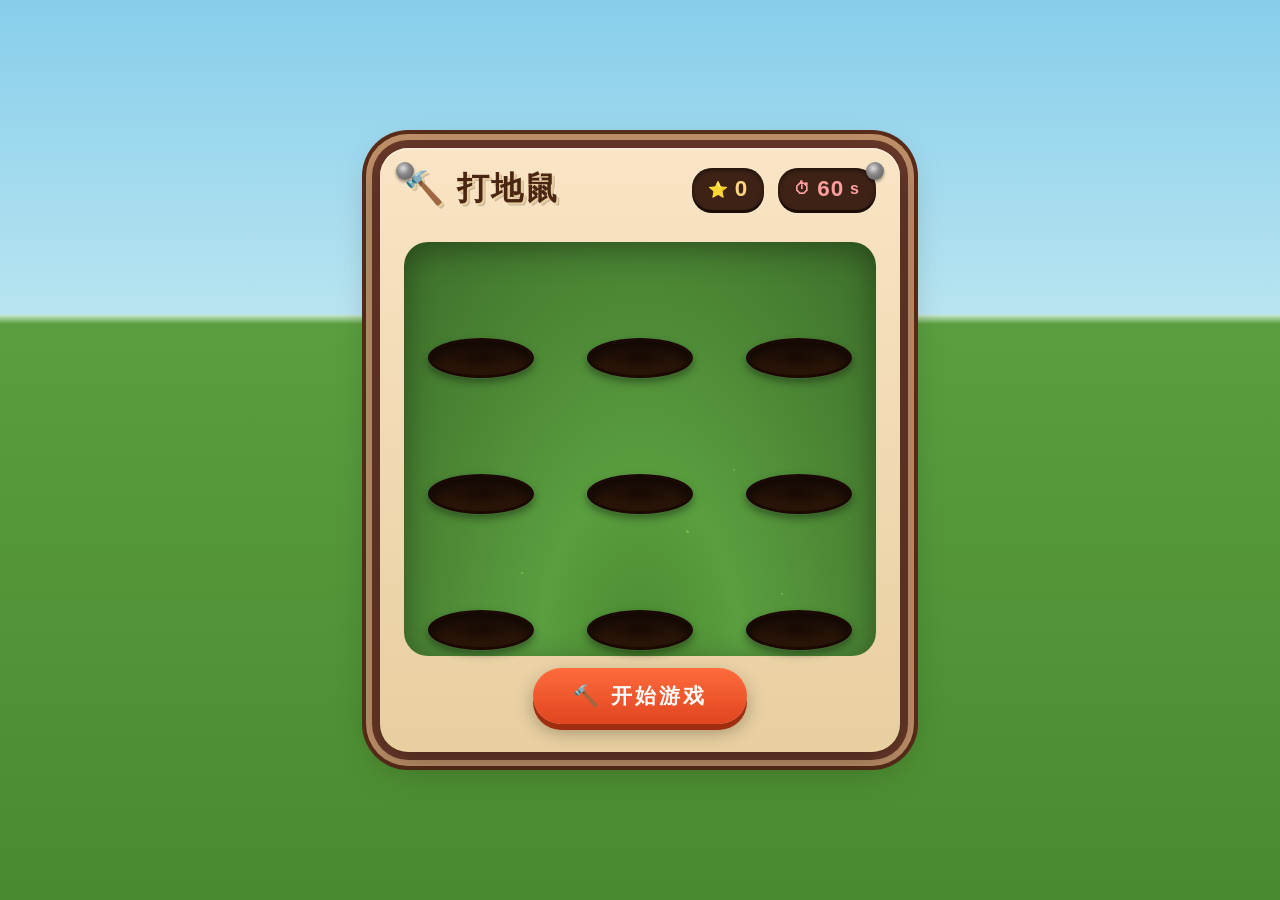
<file: 打地鼠.html>
<!DOCTYPE html>
<html lang="zh-CN">
<head>
    <meta charset="UTF-8">
    <meta name="viewport" content="width=device-width, initial-scale=1.0">
    <title>🔨 打地鼠 - Whack-a-Mole</title>
    <style>
        :root {
            --bg: #87ceeb;
            --ground: #5a9e3f;
            --ground-dark: #3d6e2a;
            --hole-dark: #2a1a0a;
            --hole-mid: #5c3a1e;
            --hole-light: #8b5e3c;
            --wood: #c4946c;
            --wood-dark: #8b5a3b;
            --mole-body: #8B5E3C;
            --mole-belly: #D2A679;
            --mole-nose: #E8917E;
            --golden-body: #f4a940;
            --golden-belly: #ffd580;
            --bomb-body: #3a3a3a;
            --bomb-fuse: #e85d3a;
            --text: #3e2723;
            --score-pop: #ff6d3a;
        }

        * {
            margin: 0;
            padding: 0;
            box-sizing: border-box;
        }

        body {
            display: flex;
            justify-content: center;
            align-items: center;
            min-height: 100vh;
            background: linear-gradient(180deg, #87ceeb 0%, #b8e4f0 35%, #c8e6c9 35%, #5a9e3f 36%, #4a8a2f 100%);
            font-family: 'Segoe UI', 'PingFang SC', 'Microsoft YaHei', sans-serif;
            user-select: none;
            -webkit-user-select: none;
            -webkit-tap-highlight-color: transparent;
            cursor: url("data:image/svg+xml;utf8,<svg xmlns='http://www.w3.org/2000/svg' width='32' height='32' style='font-size:28px'><text y='28'>🔨</text></svg>") 16 28, auto;
            overflow-x: hidden;
            padding: 10px;
        }

        /* 自定义锤子光标在游戏区域 */
        .game-container.playing .holes-grid {
            cursor: url("data:image/svg+xml;utf8,<svg xmlns='http://www.w3.org/2000/svg' width='40' height='40' style='font-size:34px'><text y='34'>🔨</text></svg>") 20 34, pointer;
        }

        .game-wrapper {
            background: linear-gradient(180deg, #f9e4c5 0%, #e8cfa0 100%);
            border-radius: 28px;
            padding: 20px 24px 28px;
            box-shadow:
                0 10px 40px rgba(0, 0, 0, 0.35),
                0 0 0 8px #6b3a2a,
                0 0 0 14px #c4946c,
                0 0 0 18px #5a2d1a,
                inset 0 2px 0 rgba(255, 255, 255, 0.25);
            max-width: 520px;
            width: 100%;
            position: relative;
        }

        /* 装饰螺丝钉 */
        .game-wrapper::before,
        .game-wrapper::after {
            content: '';
            position: absolute;
            width: 18px;
            height: 18px;
            background: radial-gradient(circle at 40% 35%, #ddd 0%, #888 40%, #555 100%);
            border-radius: 50%;
            box-shadow: 0 2px 3px rgba(0, 0, 0, 0.4);
            z-index: 2;
            top: 14px;
        }
        .game-wrapper::before {
            left: 16px;
        }
        .game-wrapper::after {
            right: 16px;
        }

        .game-header {
            display: flex;
            justify-content: space-between;
            align-items: center;
            margin-bottom: 10px;
            flex-wrap: wrap;
            gap: 10px;
        }

        .game-title {
            font-size: 2rem;
            font-weight: 900;
            color: #4a2512;
            text-shadow: 2px 2px 0 #e8cfa0, 3px 3px 0 rgba(0, 0, 0, 0.2);
            letter-spacing: 2px;
            line-height: 1.1;
        }
        .game-title .icon {
            display: inline-block;
            animation: titleBounce 0.6s ease-in-out infinite alternate;
        }
        @keyframes titleBounce {
            0% {
                transform: translateY(0);
            }
            100% {
                transform: translateY(-8px);
            }
        }

        .score-panel {
            display: flex;
            gap: 14px;
            align-items: center;
            flex-wrap: wrap;
        }
        .score-item {
            background: #3e2216;
            color: #ffd580;
            padding: 8px 16px;
            border-radius: 20px;
            font-weight: 700;
            font-size: 1rem;
            box-shadow: inset 0 2px 4px rgba(0, 0, 0, 0.5), 0 3px 0 #1a0d06;
            display: flex;
            align-items: center;
            gap: 6px;
            letter-spacing: 1px;
            min-width: 70px;
            justify-content: center;
        }
        .score-item.timer {
            color: #ff9e9e;
            animation: none;
        }
        .score-item.timer.urgent {
            animation: urgentPulse 0.5s ease-in-out infinite;
            color: #ff4444;
            background: #4a1010;
        }
        @keyframes urgentPulse {
            0%,
            100% {
                transform: scale(1);
            }
            50% {
                transform: scale(1.08);
                box-shadow: 0 0 20px rgba(255, 50, 50, 0.7), inset 0 2px 4px rgba(0, 0, 0, 0.5);
            }
        }
        .score-value {
            font-size: 1.4rem;
            font-weight: 900;
        }

        .combo-indicator {
            font-size: 0.85rem;
            font-weight: 700;
            color: #ff6d3a;
            text-align: center;
            min-height: 22px;
            letter-spacing: 1px;
            transition: all 0.2s;
            opacity: 0;
            transform: translateY(5px);
        }
        .combo-indicator.active {
            opacity: 1;
            transform: translateY(0);
            animation: comboGlow 0.4s ease-in-out infinite alternate;
        }
        @keyframes comboGlow {
            0% {
                text-shadow: 0 0 8px #ff6d3a;
            }
            100% {
                text-shadow: 0 0 20px #ff4400, 0 0 30px #ffaa00;
            }
        }

        /* 游戏网格 */
        .holes-grid {
            display: grid;
            grid-template-columns: repeat(3, 1fr);
            grid-template-rows: repeat(3, 1fr);
            gap: 16px 20px;
            padding: 16px 8px 6px;
            position: relative;
            background: radial-gradient(ellipse at center bottom, #4a8a2f 0%, #5a9e3f 30%, #3d6e2a 100%);
            border-radius: 24px;
            box-shadow: inset 0 8px 30px rgba(0, 0, 0, 0.35);
            margin-bottom: 12px;
            /* 草地纹理 */
            background-image:
                radial-gradient(circle at 25% 80%, #6ab84a 1px, transparent 1px),
                radial-gradient(circle at 60% 70%, #6ab84a 1.5px, transparent 1.5px),
                radial-gradient(circle at 80% 85%, #6ab84a 1px, transparent 1px),
                radial-gradient(circle at 15% 60%, #6ab84a 1.5px, transparent 1.5px),
                radial-gradient(circle at 70% 55%, #6ab84a 1px, transparent 1px),
                radial-gradient(ellipse at center bottom, #4a8a2f 0%, #5a9e3f 30%, #3d6e2a 100%);
        }

        /* 单个洞 */
        .hole-cell {
            display: flex;
            flex-direction: column;
            align-items: center;
            justify-content: flex-end;
            position: relative;
            height: 120px;
            /* 洞容器 */;
        }

        .hole-mound {
            position: relative;
            width: 90%;
            max-width: 130px;
            height: 115px;
            display: flex;
            align-items: flex-end;
            justify-content: center;
        }

        /* 洞的可见部分 - 椭圆形洞口 */
        .hole-opening {
            position: absolute;
            bottom: 0;
            left: 50%;
            transform: translateX(-50%);
            width: 85%;
            height: 40px;
            background: radial-gradient(ellipse at center, #1a0a04 0%, #2a1508 50%, #3d1e0a 100%);
            border-radius: 50%;
            box-shadow:
                inset 0 6px 15px rgba(0, 0, 0, 0.8),
                0 4px 8px rgba(0, 0, 0, 0.4),
                0 1px 0 rgba(255, 255, 255, 0.1);
            z-index: 3;
            border: 3px solid #1a0802;
        }

        /* 地鼠容器 - 用于裁剪 */
        .mole-container {
            position: absolute;
            bottom: 8px;
            left: 50%;
            transform: translateX(-50%);
            width: 72%;
            height: 100px;
            overflow: hidden;
            z-index: 2;
            pointer-events: none;
        }

        /* 地鼠本体 */
        .mole {
            position: absolute;
            bottom: -70px;
            /* 初始隐藏在地下 */
            left: 50%;
            transform: translateX(-50%);
            width: 60px;
            height: 70px;
            background: var(--mole-body);
            border-radius: 50% 50% 45% 45%;
            cursor: pointer;
            pointer-events: auto;
            transition: bottom 0.12s ease-out, transform 0.12s ease-out;
            box-shadow:
                0 4px 12px rgba(0, 0, 0, 0.35),
                inset 0 -8px 12px rgba(0, 0, 0, 0.3);
            z-index: 1;
        }

        /* 地鼠弹出状态 */
        .mole.active {
            bottom: 5px;
            animation: molePopUp 0.2s cubic-bezier(0.18, 0.89, 0.32, 1.1);
        }
        .mole.hit {
            bottom: -40px;
            transform: translateX(-50%) scale(0.8) rotate(15deg);
            transition: bottom 0.08s ease-in, transform 0.08s ease-in;
            filter: brightness(1.4);
        }
        .mole.missed {
            bottom: -70px;
            transition: bottom 0.25s ease-in;
        }

        @keyframes molePopUp {
            0% {
                bottom: -60px;
                transform: translateX(-50%) scale(0.5);
            }
            60% {
                bottom: 12px;
                transform: translateX(-50%) scale(1.08);
            }
            80% {
                bottom: 3px;
                transform: translateX(-50%) scale(0.95);
            }
            100% {
                bottom: 5px;
                transform: translateX(-50%) scale(1);
            }
        }

        /* 地鼠面部特征 */
        .mole::before {
            content: '';
            position: absolute;
            top: 22px;
            left: 50%;
            transform: translateX(-50%);
            width: 34px;
            height: 26px;
            background: var(--mole-belly);
            border-radius: 50%;
            z-index: 2;
        }
        .mole::after {
            content: '';
            position: absolute;
            top: 30px;
            left: 50%;
            transform: translateX(-50%);
            width: 14px;
            height: 10px;
            background: var(--mole-nose);
            border-radius: 50%;
            z-index: 3;
        }

        /* 地鼠眼睛 */
        .mole-eyes {
            position: absolute;
            top: 16px;
            left: 50%;
            transform: translateX(-50%);
            width: 34px;
            height: 10px;
            z-index: 3;
            display: flex;
            justify-content: space-between;
            pointer-events: none;
        }
        .mole-eye {
            width: 9px;
            height: 10px;
            background: #fff;
            border-radius: 50%;
            position: relative;
            box-shadow: 0 1px 2px rgba(0, 0, 0, 0.3);
        }
        .mole-eye::after {
            content: '';
            position: absolute;
            top: 2px;
            left: 50%;
            transform: translateX(-50%);
            width: 5px;
            height: 5px;
            background: #111;
            border-radius: 50%;
        }

        /* 地鼠耳朵 */
        .mole-ears {
            position: absolute;
            top: -8px;
            left: 50%;
            transform: translateX(-50%);
            width: 42px;
            height: 14px;
            z-index: 0;
            pointer-events: none;
            display: flex;
            justify-content: space-between;
        }
        .mole-ear {
            width: 13px;
            height: 13px;
            background: #6b3a1e;
            border-radius: 50%;
            box-shadow: inset 0 2px 3px rgba(0, 0, 0, 0.3);
        }

        /* 金色地鼠 */
        .mole.golden {
            background: var(--golden-body);
            box-shadow:
                0 4px 12px rgba(0, 0, 0, 0.35),
                0 0 20px rgba(255, 200, 60, 0.5),
                inset 0 -8px 12px rgba(0, 0, 0, 0.25);
            animation: goldenGlow 0.6s ease-in-out infinite alternate;
        }
        .mole.golden::before {
            background: var(--golden-belly);
        }
        .mole.golden .mole-ear {
            background: #d4892a;
        }
        @keyframes goldenGlow {
            0% {
                box-shadow: 0 4px 12px rgba(0, 0, 0, 0.35), 0 0 18px rgba(255, 180, 40, 0.5), inset 0 -8px 12px rgba(0, 0, 0, 0.25);
            }
            100% {
                box-shadow: 0 4px 12px rgba(0, 0, 0, 0.35), 0 0 32px rgba(255, 200, 40, 0.8), 0 0 50px rgba(255, 160, 20, 0.4), inset 0 -8px 12px rgba(0, 0, 0, 0.25);
            }
        }

        /* 炸弹 */
        .mole.bomb {
            background: var(--bomb-body);
            border-radius: 42% 42% 48% 48%;
            box-shadow: 0 4px 12px rgba(0, 0, 0, 0.4), 0 0 10px rgba(255, 60, 30, 0.5);
            animation: bombFlicker 0.3s ease-in-out infinite alternate;
        }
        .mole.bomb::before {
            background: #555;
            width: 20px;
            height: 20px;
            top: 18px;
            border-radius: 50%;
        }
        .mole.bomb::after {
            content: '💥';
            font-size: 20px;
            background: none;
            top: 14px;
            left: 50%;
            transform: translateX(-50%);
            width: auto;
            height: auto;
            z-index: 5;
            animation: fuseSpark 0.2s ease-in-out infinite alternate;
        }
        @keyframes bombFlicker {
            0% {
                box-shadow: 0 4px 12px rgba(0, 0, 0, 0.4), 0 0 8px rgba(255, 60, 30, 0.4);
            }
            100% {
                box-shadow: 0 4px 12px rgba(0, 0, 0, 0.4), 0 0 22px rgba(255, 40, 10, 0.8);
            }
        }
        @keyframes fuseSpark {
            0% {
                opacity: 0.7;
                transform: translateX(-50%) scale(0.9);
            }
            100% {
                opacity: 1;
                transform: translateX(-50%) scale(1.2);
            }
        }
        .mole.bomb .mole-ear {
            background: #444;
            width: 10px;
            height: 10px;
            border-radius: 40%;
        }
        .mole.bomb .mole-eyes .mole-eye {
            background: #ff4444;
            box-shadow: 0 0 6px #ff0000;
        }
        .mole.bomb .mole-eyes .mole-eye::after {
            background: #fff;
            width: 3px;
            height: 3px;
        }

        /* 分数飘出 */
        .score-pop {
            position: absolute;
            pointer-events: none;
            font-weight: 900;
            font-size: 1.4rem;
            z-index: 20;
            animation: scoreFloat 0.9s ease-out forwards;
            text-shadow: 0 2px 4px rgba(0, 0, 0, 0.3);
            white-space: nowrap;
        }
        @keyframes scoreFloat {
            0% {
                opacity: 1;
                transform: translateY(0) scale(0.5);
            }
            30% {
                opacity: 1;
                transform: translateY(-30px) scale(1.3);
            }
            100% {
                opacity: 0;
                transform: translateY(-80px) scale(0.8);
            }
        }
        .score-pop.positive {
            color: #ffd700;
        }
        .score-pop.negative {
            color: #ff4444;
        }
        .score-pop.combo-bonus {
            color: #ff6d3a;
            font-size: 1.8rem;
        }

        /* 粒子效果 */
        .particle {
            position: absolute;
            pointer-events: none;
            width: 8px;
            height: 8px;
            border-radius: 50%;
            z-index: 18;
            animation: particleBurst 0.5s ease-out forwards;
        }
        @keyframes particleBurst {
            0% {
                opacity: 1;
                transform: translate(0, 0) scale(1);
            }
            100% {
                opacity: 0;
                transform: translate(var(--dx), var(--dy)) scale(0);
            }
        }

        /* 按钮 */
        .btn-start {
            display: block;
            margin: 0 auto;
            padding: 14px 40px;
            font-size: 1.3rem;
            font-weight: 800;
            letter-spacing: 3px;
            color: #fff;
            background: linear-gradient(180deg, #ff6b3d 0%, #e0451f 100%);
            border: none;
            border-radius: 30px;
            cursor: pointer;
            box-shadow: 0 6px 0 #a02d10, 0 8px 18px rgba(0, 0, 0, 0.3);
            transition: all 0.1s;
            text-transform: uppercase;
            position: relative;
            z-index: 5;
        }
        .btn-start:hover {
            background: linear-gradient(180deg, #ff8055 0%, #f0502a 100%);
            transform: translateY(-2px);
            box-shadow: 0 8px 0 #a02d10, 0 10px 22px rgba(0, 0, 0, 0.35);
        }
        .btn-start:active {
            transform: translateY(3px);
            box-shadow: 0 3px 0 #a02d10, 0 4px 10px rgba(0, 0, 0, 0.3);
            background: linear-gradient(180deg, #e0552a 0%, #c03a18 100%);
        }
        .btn-start.restart {
            background: linear-gradient(180deg, #4CAF50 0%, #2E7D32 100%);
            box-shadow: 0 6px 0 #1b5e20, 0 8px 18px rgba(0, 0, 0, 0.3);
            animation: pulseBtn 1.5s ease-in-out infinite;
        }
        @keyframes pulseBtn {
            0%,
            100% {
                box-shadow: 0 6px 0 #1b5e20, 0 8px 18px rgba(0, 0, 0, 0.3);
            }
            50% {
                box-shadow: 0 6px 0 #1b5e20, 0 8px 30px rgba(76, 175, 80, 0.6);
            }
        }

        /* 游戏结束覆盖层 */
        .overlay {
            display: none;
            position: absolute;
            inset: 0;
            background: rgba(0, 0, 0, 0.7);
            border-radius: 28px;
            z-index: 30;
            flex-direction: column;
            align-items: center;
            justify-content: center;
            gap: 16px;
        }
        .overlay.show {
            display: flex;
        }
        .overlay-text {
            color: #fff;
            font-size: 2rem;
            font-weight: 900;
            text-align: center;
            text-shadow: 0 3px 6px rgba(0, 0, 0, 0.5);
        }
        .overlay-score {
            color: #ffd700;
            font-size: 3rem;
            font-weight: 900;
            text-shadow: 0 0 30px rgba(255, 215, 0, 0.7);
        }

        /* 响应式 */
        @media (max-width: 480px) {
            .game-wrapper {
                padding: 14px 10px 18px;
                border-radius: 20px;
                box-shadow: 0 8px 25px rgba(0, 0, 0, 0.3), 0 0 0 5px #6b3a2a, 0 0 0 9px #c4946c, 0 0 0 12px #5a2d1a;
            }
            .game-title {
                font-size: 1.4rem;
            }
            .holes-grid {
                gap: 8px 10px;
                padding: 10px 4px 4px;
                border-radius: 16px;
            }
            .hole-mound {
                height: 95px;
                max-width: 100px;
            }
            .hole-opening {
                height: 30px;
                width: 80%;
            }
            .mole-container {
                height: 80px;
                width: 65%;
            }
            .mole {
                width: 48px;
                height: 56px;
            }
            .mole-eyes {
                width: 28px;
                top: 12px;
            }
            .mole-eye {
                width: 7px;
                height: 8px;
            }
            .mole-eye::after {
                width: 4px;
                height: 4px;
            }
            .mole::before {
                width: 28px;
                height: 22px;
                top: 17px;
            }
            .mole::after {
                width: 11px;
                height: 8px;
                top: 24px;
            }
            .mole-ears {
                width: 34px;
                top: -6px;
            }
            .mole-ear {
                width: 10px;
                height: 10px;
            }
            .score-item {
                padding: 6px 10px;
                font-size: 0.8rem;
            }
            .score-value {
                font-size: 1.1rem;
            }
            .btn-start {
                padding: 10px 28px;
                font-size: 1rem;
                letter-spacing: 2px;
            }
            .mole.active {
                bottom: 2px;
            }
        }
        @media (max-width: 350px) {
            .hole-mound {
                height: 78px;
                max-width: 80px;
            }
            .mole-container {
                height: 65px;
                width: 60%;
            }
            .mole {
                width: 38px;
                height: 46px;
            }
            .mole-eyes {
                width: 22px;
                top: 9px;
            }
            .mole-eye {
                width: 6px;
                height: 7px;
            }
            .mole::before {
                width: 22px;
                height: 17px;
                top: 13px;
            }
            .mole::after {
                width: 9px;
                height: 6px;
                top: 19px;
            }
            .mole-ears {
                width: 28px;
                top: -5px;
            }
            .mole-ear {
                width: 8px;
                height: 8px;
            }
            .score-item {
                padding: 5px 8px;
                font-size: 0.7rem;
            }
            .score-value {
                font-size: 0.9rem;
            }
        }
    </style>
</head>
<body>

    <div class="game-wrapper" id="gameWrapper">
        <!-- 顶部信息 -->
        <div class="game-header">
            <div class="game-title">
                <span class="icon">🔨</span> 打地鼠
            </div>
            <div class="score-panel">
                <div class="score-item">
                    ⭐ <span class="score-value" id="scoreDisplay">0</span>
                </div>
                <div class="score-item timer" id="timerDisplay">
                    ⏱ <span class="score-value" id="timeDisplay">60</span>s
                </div>
            </div>
        </div>
        <div class="combo-indicator" id="comboIndicator"></div>

        <!-- 游戏区域 -->
        <div class="holes-grid" id="holesGrid">
            <!-- 9个洞由JS动态生成 -->
        </div>

        <!-- 开始按钮 -->
        <button class="btn-start" id="btnStart">🔨 开始游戏</button>

        <!-- 结束覆盖层 -->
        <div class="overlay" id="overlay">
            <div class="overlay-text">⏰ 游戏结束！</div>
            <div class="overlay-score" id="overlayScore">0 分</div>
            <button class="btn-start restart" id="btnRestart">🔄 再来一局</button>
        </div>
    </div>

    <script>
        (function() {
            // ============ DOM元素 ============
            const gameWrapper = document.getElementById('gameWrapper');
            const holesGrid = document.getElementById('holesGrid');
            const scoreDisplay = document.getElementById('scoreDisplay');
            const timeDisplay = document.getElementById('timeDisplay');
            const timerDisplay = document.getElementById('timerDisplay');
            const comboIndicator = document.getElementById('comboIndicator');
            const btnStart = document.getElementById('btnStart');
            const overlay = document.getElementById('overlay');
            const overlayScore = document.getElementById('overlayScore');
            const btnRestart = document.getElementById('btnRestart');

            // ============ 音频引擎 ============
            let audioCtx = null;

            function getAudioContext() {
                if (!audioCtx) {
                    audioCtx = new(window.AudioContext || window.webkitAudioContext)();
                }
                return audioCtx;
            }

            function playBeep(freq, duration, type = 'square', vol = 0.08) {
                try {
                    const ctx = getAudioContext();
                    const osc = ctx.createOscillator();
                    const gain = ctx.createGain();
                    osc.type = type;
                    osc.frequency.setValueAtTime(freq, ctx.currentTime);
                    osc.frequency.exponentialRampToValueAtTime(freq * 0.5, ctx.currentTime + duration);
                    gain.gain.setValueAtTime(vol, ctx.currentTime);
                    gain.gain.exponentialRampToValueAtTime(0.001, ctx.currentTime + duration);
                    osc.connect(gain);
                    gain.connect(ctx.destination);
                    osc.start(ctx.currentTime);
                    osc.stop(ctx.currentTime + duration);
                } catch (e) {
                    // 静默处理
                }
            }

            function sfxHit() { playBeep(800, 0.08, 'square', 0.1);
                playBeep(1200, 0.04, 'square', 0.05); }

            function sfxGoldenHit() {
                playBeep(1000, 0.06, 'square', 0.1);
                playBeep(1500, 0.06, 'triangle', 0.08);
                playBeep(2000, 0.08, 'sine', 0.06);
            }

            function sfxBomb() { playBeep(60, 0.3, 'sawtooth', 0.2);
                playBeep(30, 0.4, 'triangle', 0.15); }

            function sfxMiss() { playBeep(200, 0.15, 'triangle', 0.04); }

            function sfxCombo() { playBeep(1400, 0.05, 'sine', 0.07); }

            function sfxGameEnd() { playBeep(400, 0.3, 'triangle', 0.1);
                playBeep(200, 0.5, 'sine', 0.08); }

            // ============ 游戏状态 ============
            const TOTAL_HOLES = 9;
            const GAME_DURATION = 60; // 秒
            let score = 0;
            let timeLeft = GAME_DURATION;
            let gameActive = false;
            let gameTimer = null;
            let spawnTimer = null;
            let comboCount = 0;
            let activeMoles = {}; // { holeIndex: { type, timeoutId } }
            let holeBusy = {}; // 洞是否正在处理中（防止重复点击）

            // 难度参数（动态调整）
            let spawnInterval = 1400; // 地鼠出现间隔(ms)
            let moleStayDuration = 1200; // 地鼠停留时间(ms)
            let maxSimultaneous = 1; // 同时最多几个地鼠

            // ============ 初始化洞 ============
            function createHoles() {
                holesGrid.innerHTML = '';
                for (let i = 0; i < TOTAL_HOLES; i++) {
                    const cell = document.createElement('div');
                    cell.className = 'hole-cell';
                    cell.setAttribute('data-hole', i);

                    const mound = document.createElement('div');
                    mound.className = 'hole-mound';

                    // 地鼠容器
                    const moleContainer = document.createElement('div');
                    moleContainer.className = 'mole-container';

                    // 地鼠
                    const mole = document.createElement('div');
                    mole.className = 'mole';
                    mole.setAttribute('data-hole', i);

                    // 地鼠耳朵
                    const ears = document.createElement('div');
                    ears.className = 'mole-ears';
                    const earL = document.createElement('div');
                    earL.className = 'mole-ear';
                    const earR = document.createElement('div');
                    earR.className = 'mole-ear';
                    ears.appendChild(earL);
                    ears.appendChild(earR);
                    mole.appendChild(ears);

                    // 地鼠眼睛
                    const eyes = document.createElement('div');
                    eyes.className = 'mole-eyes';
                    const eyeL = document.createElement('div');
                    eyeL.className = 'mole-eye';
                    const eyeR = document.createElement('div');
                    eyeR.className = 'mole-eye';
                    eyes.appendChild(eyeL);
                    eyes.appendChild(eyeR);
                    mole.appendChild(eyes);

                    moleContainer.appendChild(mole);

                    // 洞口
                    const opening = document.createElement('div');
                    opening.className = 'hole-opening';

                    mound.appendChild(moleContainer);
                    mound.appendChild(opening);
                    cell.appendChild(mound);
                    holesGrid.appendChild(cell);

                    // 绑定点击事件
                    mole.addEventListener('pointerdown', function(e) {
                        e.preventDefault();
                        e.stopPropagation();
                        onMoleClick(i, mole, mound);
                    });
                    // 防止click重复触发
                    mole.addEventListener('click', function(e) {
                        e.preventDefault();
                        e.stopPropagation();
                    });
                }
            }

            // ============ 地鼠点击处理 ============
            function onMoleClick(holeIndex, moleElement, moundElement) {
                if (!gameActive) return;
                if (holeBusy[holeIndex]) return;
                if (!moleElement.classList.contains('active')) return;

                // 标记洞为忙碌，防止重复点击
                holeBusy[holeIndex] = true;

                const moleData = activeMoles[holeIndex];
                if (!moleData) {
                    holeBusy[holeIndex] = false;
                    return;
                }

                const moleType = moleData.type;
                clearTimeout(moleData.timeoutId);
                delete activeMoles[holeIndex];

                // 击中动画
                moleElement.classList.remove('active');
                moleElement.classList.add('hit');

                // 根据类型处理分数
                let pointsEarned = 0;
                let popClass = 'positive';
                let popText = '';

                if (moleType === 'golden') {
                    pointsEarned = 30;
                    popText = '+30 ✨';
                    popClass = 'positive';
                    comboCount++;
                    sfxGoldenHit();
                } else if (moleType === 'bomb') {
                    pointsEarned = -25;
                    popText = '-25 💥';
                    popClass = 'negative';
                    comboCount = 0;
                    sfxBomb();
                    // 炸弹爆炸粒子
                    spawnExplosionParticles(moundElement);
                } else {
                    pointsEarned = 10;
                    popText = '+10';
                    popClass = 'positive';
                    comboCount++;
                    sfxHit();
                }

                // Combo加成
                if (comboCount >= 5 && moleType !== 'bomb') {
                    const bonus = Math.floor(comboCount / 3) * 5;
                    pointsEarned += bonus;
                    popText += ` 🔥x${comboCount}`;
                    popClass = 'combo-bonus';
                    sfxCombo();
                }

                if (moleType === 'bomb') {
                    comboCount = 0;
                }

                score = Math.max(0, score + pointsEarned);
                updateScoreDisplay();
                updateComboDisplay();

                // 分数飘出
                spawnScorePop(moundElement, popText, popClass);

                // 粒子效果
                if (moleType !== 'bomb') {
                    spawnParticles(moundElement, moleType === 'golden' ? '#ffd700' : '#ffaa66');
                }

                // 恢复地鼠
                setTimeout(() => {
                    resetMole(moleElement, holeIndex);
                }, 200);
            }

            function resetMole(moleElement, holeIndex) {
                moleElement.classList.remove('active', 'hit', 'missed', 'golden', 'bomb');
                moleElement.style.bottom = '-70px';
                moleElement.style.transform = 'translateX(-50%)';
                moleElement.style.filter = '';
                holeBusy[holeIndex] = false;
            }

            // ============ 生成地鼠 ============
            function spawnMole() {
                if (!gameActive) return;

                // 检查当前活跃地鼠数量
                const activeCount = Object.keys(activeMoles).length;
                if (activeCount >= maxSimultaneous) return;

                // 随机选一个空闲的洞
                const availableHoles = [];
                for (let i = 0; i < TOTAL_HOLES; i++) {
                    if (!activeMoles[i] && !holeBusy[i]) {
                        availableHoles.push(i);
                    }
                }
                if (availableHoles.length === 0) return;

                const holeIndex = availableHoles[Math.floor(Math.random() * availableHoles.length)];
                const moundElement = holesGrid.querySelector(`[data-hole="${holeIndex}"] .hole-mound`);
                const moleElement = moundElement.querySelector('.mole');

                // 决定地鼠类型
                let moleType = 'normal';
                const rand = Math.random();
                if (rand < 0.12) {
                    moleType = 'bomb'; // 12%概率炸弹
                } else if (rand < 0.25) {
                    moleType = 'golden'; // 13%概率金色地鼠
                }

                // 设置地鼠外观
                moleElement.classList.remove('hit', 'missed', 'golden', 'bomb');
                if (moleType === 'golden') {
                    moleElement.classList.add('golden');
                } else if (moleType === 'bomb') {
                    moleElement.classList.add('bomb');
                }

                // 弹出地鼠
                moleElement.classList.add('active');
                moleElement.style.bottom = '5px';

                // 金色地鼠停留时间更短
                let stayDuration = moleStayDuration;
                if (moleType === 'golden') stayDuration = Math.max(500, moleStayDuration * 0.55);
                if (moleType === 'bomb') stayDuration = moleStayDuration * 0.8;

                // 设置自动消失
                const timeoutId = setTimeout(() => {
                    if (activeMoles[holeIndex] && activeMoles[holeIndex].type === moleType) {
                        // 地鼠逃脱了
                        moleElement.classList.remove('active', 'golden', 'bomb');
                        moleElement.classList.add('missed');
                        comboCount = 0;
                        updateComboDisplay();
                        sfxMiss();
                        setTimeout(() => {
                            resetMole(moleElement, holeIndex);
                        }, 250);
                        delete activeMoles[holeIndex];
                    }
                }, stayDuration);

                activeMoles[holeIndex] = { type: moleType, timeoutId: timeoutId };
            }

            // ============ 更新难度 ============
            function updateDifficulty() {
                const elapsed = GAME_DURATION - timeLeft;
                // 随着时间推移，地鼠出现更快、停留更短、同时更多
                const progress = Math.min(elapsed / GAME_DURATION, 1);

                spawnInterval = 1400 - (progress * 800); // 1400ms -> 600ms
                moleStayDuration = 1200 - (progress * 500); // 1200ms -> 700ms
                maxSimultaneous = 1 + Math.floor(progress * 2.5); // 1 -> 最多3个

                // 重新调整生成定时器
                if (spawnTimer) clearInterval(spawnTimer);
                if (gameActive) {
                    spawnTimer = setInterval(spawnMole, Math.max(400, spawnInterval));
                }
            }

            // ============ 分数显示 ============
            function updateScoreDisplay() {
                scoreDisplay.textContent = score;
                // 数字跳动动画
                scoreDisplay.style.transform = 'scale(1.2)';
                setTimeout(() => { scoreDisplay.style.transform = 'scale(1)'; }, 150);
            }

            function updateComboDisplay() {
                if (comboCount >= 3) {
                    comboIndicator.textContent = `🔥 连击 x${comboCount}`;
                    comboIndicator.classList.add('active');
                } else if (comboCount > 0) {
                    comboIndicator.textContent = `连击 x${comboCount}`;
                    comboIndicator.classList.add('active');
                } else {
                    comboIndicator.textContent = '';
                    comboIndicator.classList.remove('active');
                }
            }

            // ============ 视觉特效 ============
            function spawnScorePop(moundElement, text, popClass) {
                const pop = document.createElement('div');
                pop.className = `score-pop ${popClass}`;
                pop.textContent = text;
                const rect = moundElement.getBoundingClientRect();
                const wrapperRect = gameWrapper.getBoundingClientRect();
                pop.style.left = (rect.left - wrapperRect.left + rect.width / 2) + 'px';
                pop.style.top = (rect.top - wrapperRect.top) + 'px';
                gameWrapper.appendChild(pop);
                setTimeout(() => pop.remove(), 900);
            }

            function spawnParticles(moundElement, color) {
                const rect = moundElement.getBoundingClientRect();
                const wrapperRect = gameWrapper.getBoundingClientRect();
                const cx = rect.left - wrapperRect.left + rect.width / 2;
                const cy = rect.top - wrapperRect.top + rect.height / 3;
                const count = 8;

                for (let i = 0; i < count; i++) {
                    const particle = document.createElement('div');
                    particle.className = 'particle';
                    particle.style.left = cx + 'px';
                    particle.style.top = cy + 'px';
                    particle.style.backgroundColor = color;
                    particle.style.width = (4 + Math.random() * 7) + 'px';
                    particle.style.height = particle.style.width;
                    const angle = (Math.PI * 2 * i) / count + Math.random() * 0.5;
                    const distance = 25 + Math.random() * 35;
                    particle.style.setProperty('--dx', Math.cos(angle) * distance + 'px');
                    particle.style.setProperty('--dy', Math.sin(angle) * distance - 15 + 'px');
                    gameWrapper.appendChild(particle);
                    setTimeout(() => particle.remove(), 500);
                }
            }

            function spawnExplosionParticles(moundElement) {
                const rect = moundElement.getBoundingClientRect();
                const wrapperRect = gameWrapper.getBoundingClientRect();
                const cx = rect.left - wrapperRect.left + rect.width / 2;
                const cy = rect.top - wrapperRect.top + rect.height / 3;
                const colors = ['#ff4444', '#ff8800', '#ffcc00', '#ff6600', '#ffffff'];

                for (let i = 0; i < 20; i++) {
                    const particle = document.createElement('div');
                    particle.className = 'particle';
                    particle.style.left = cx + 'px';
                    particle.style.top = cy + 'px';
                    particle.style.backgroundColor = colors[Math.floor(Math.random() * colors.length)];
                    particle.style.width = (5 + Math.random() * 10) + 'px';
                    particle.style.height = particle.style.width;
                    particle.style.borderRadius = Math.random() > 0.5 ? '50%' : '3px';
                    const angle = Math.random() * Math.PI * 2;
                    const distance = 30 + Math.random() * 60;
                    particle.style.setProperty('--dx', Math.cos(angle) * distance + 'px');
                    particle.style.setProperty('--dy', Math.sin(angle) * distance - 10 + 'px');
                    particle.style.animationDuration = (0.4 + Math.random() * 0.6) + 's';
                    gameWrapper.appendChild(particle);
                    setTimeout(() => particle.remove(), 1000);
                }
            }

            // ============ 计时器 ============
            function updateTimer() {
                timeDisplay.textContent = timeLeft;
                if (timeLeft <= 10) {
                    timerDisplay.classList.add('urgent');
                } else {
                    timerDisplay.classList.remove('urgent');
                }
            }

            // ============ 游戏循环 ============
            function gameTick() {
                if (!gameActive) return;
                timeLeft--;
                updateTimer();
                updateDifficulty();

                if (timeLeft <= 0) {
                    endGame();
                }
            }

            // ============ 开始游戏 ============
            function startGame() {
                // 重置状态
                score = 0;
                timeLeft = GAME_DURATION;
                gameActive = true;
                comboCount = 0;
                activeMoles = {};
                holeBusy = {};
                spawnInterval = 1400;
                moleStayDuration = 1200;
                maxSimultaneous = 1;

                // 重置UI
                updateScoreDisplay();
                updateTimer();
                updateComboDisplay();
                timerDisplay.classList.remove('urgent');
                overlay.classList.remove('show');
                btnStart.style.display = 'none';
                gameWrapper.classList.add('playing');

                // 重置所有地鼠
                const allMoles = holesGrid.querySelectorAll('.mole');
                allMoles.forEach((mole, i) => {
                    resetMole(mole, i);
                });

                // 清除旧定时器
                if (gameTimer) clearInterval(gameTimer);
                if (spawnTimer) clearInterval(spawnTimer);

                // 启动定时器
                gameTimer = setInterval(gameTick, 1000);
                spawnTimer = setInterval(spawnMole, spawnInterval);

                // 立即生成第一只地鼠
                setTimeout(spawnMole, 400);

                // 激活音效上下文（需要用户交互）
                getAudioContext();
            }

            // ============ 结束游戏 ============
            function endGame() {
                gameActive = false;
                gameWrapper.classList.remove('playing');

                if (gameTimer) clearInterval(gameTimer);
                if (spawnTimer) clearInterval(spawnTimer);
                gameTimer = null;
                spawnTimer = null;

                // 清除所有活跃地鼠
                Object.keys(activeMoles).forEach(holeIndex => {
                    const moleData = activeMoles[holeIndex];
                    clearTimeout(moleData.timeoutId);
                    const moundEl = holesGrid.querySelector(`[data-hole="${holeIndex}"] .hole-mound`);
                    if (moundEl) {
                        const moleEl = moundEl.querySelector('.mole');
                        if (moleEl) {
                            resetMole(moleEl, parseInt(holeIndex));
                        }
                    }
                });
                activeMoles = {};
                holeBusy = {};
                comboCount = 0;
                updateComboDisplay();
                timerDisplay.classList.remove('urgent');

                // 显示结束覆盖层
                overlayScore.textContent = score + ' 分';
                overlay.classList.add('show');
                btnStart.style.display = 'none';

                sfxGameEnd();

                // 如果分数很高，添加特效
                if (score >= 200) {
                    overlayScore.style.animation = 'goldenGlow 0.5s ease-in-out infinite alternate';
                } else {
                    overlayScore.style.animation = '';
                }
            }

            // ============ 重新开始 ============
            function restartGame() {
                overlay.classList.remove('show');
                btnStart.style.display = 'none';
                overlayScore.style.animation = '';
                startGame();
            }

            // ============ 事件绑定 ============
            btnStart.addEventListener('click', startGame);
            btnRestart.addEventListener('click', restartGame);

            // 键盘空格键快速开始/重新开始
            document.addEventListener('keydown', function(e) {
                if (e.code === 'Space') {
                    e.preventDefault();
                    if (!gameActive && timeLeft === GAME_DURATION) {
                        startGame();
                    } else if (!gameActive && overlay.classList.contains('show')) {
                        restartGame();
                    }
                }
            });

            // ============ 初始化 ============
            function init() {
                createHoles();
                updateScoreDisplay();
                updateTimer();
                btnStart.style.display = 'block';
                overlay.classList.remove('show');
                gameWrapper.classList.remove('playing');
                gameActive = false;
            }

            init();

            console.log('🔨 打地鼠游戏已就绪！');
            console.log('  🐹 普通地鼠 +10分');
            console.log('  ✨ 金色地鼠 +30分（稀有，更快）');
            console.log('  💣 炸弹 -25分（小心！）');
            console.log('  🔥 连续击中触发连击加成');
            console.log('  📱 支持移动端触摸');
            console.log('  ⌨ 按空格键开始游戏');
            console.log('  点击"开始游戏"或按空格键开始吧！');
        })();
    </script>
</body>
</html>
</file>
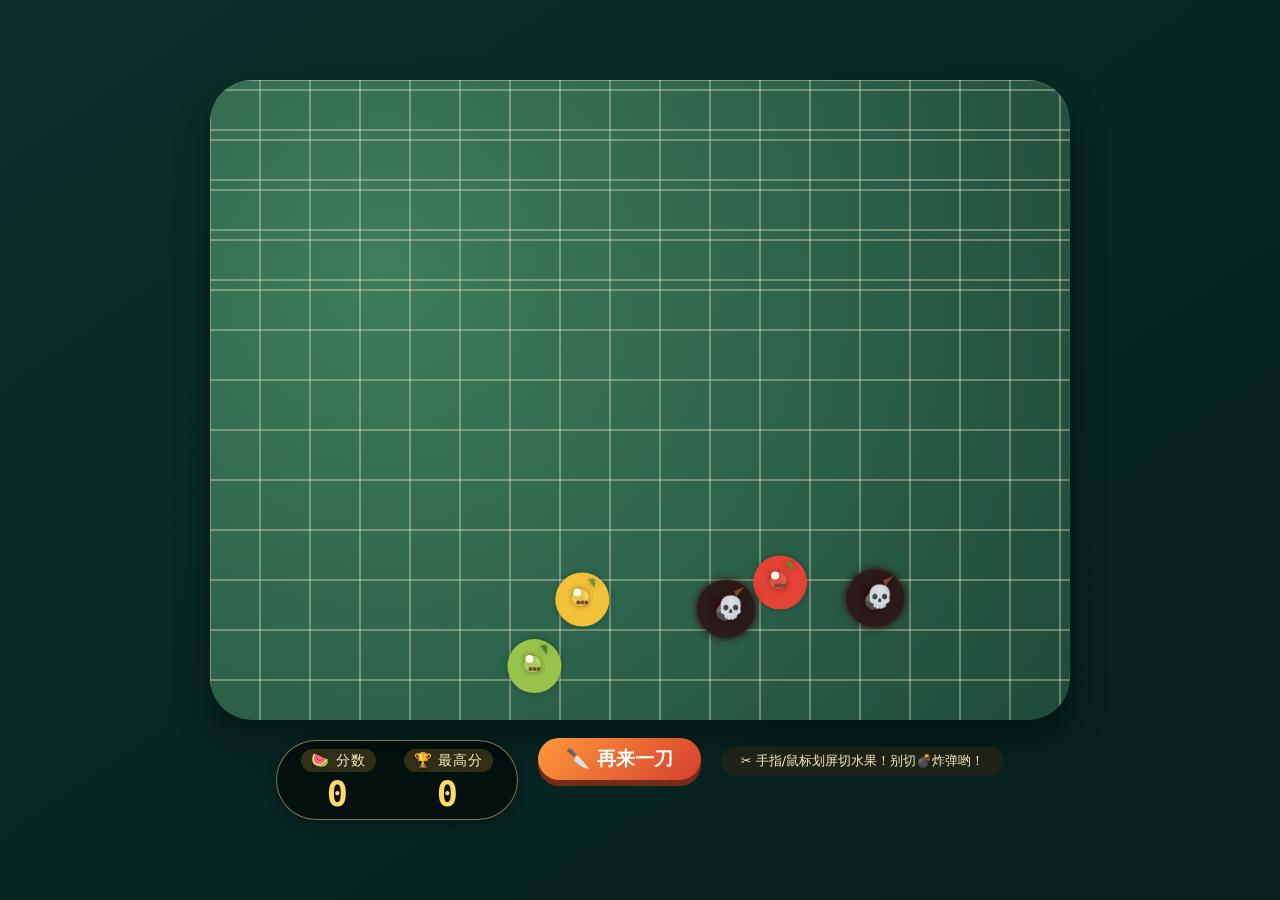
<file: 水果忍者.html>
<!DOCTYPE html>
<html lang="zh-CN">
<head>
    <meta charset="UTF-8">
    <meta name="viewport" content="width=device-width, initial-scale=1.0, user-scalable=no, viewport-fit=cover">
    <title>水果切切切 | 经典切割游戏</title>
    <style>
        * {
            user-select: none;
            -webkit-tap-highlight-color: transparent;
        }

        body {
            margin: 0;
            min-height: 100vh;
            background: linear-gradient(145deg, #0a2f2a 0%, #051f1b 100%);
            display: flex;
            justify-content: center;
            align-items: center;
            font-family: 'Segoe UI', 'Poppins', 'Fredoka One', 'Comic Neue', system-ui, -apple-system, sans-serif;
            touch-action: none; /* 禁止触摸滚动 */
        }

        .game-container {
            display: flex;
            flex-direction: column;
            align-items: center;
            justify-content: center;
            padding: 20px 10px;
            box-sizing: border-box;
        }

        canvas {
            display: block;
            margin: 0 auto;
            border-radius: 42px;
            box-shadow: 0 20px 35px rgba(0, 0, 0, 0.4), inset 0 1px 2px rgba(255,255,255,0.1);
            cursor: crosshair;
            background: radial-gradient(circle at 20% 30%, #3e7c5c, #1e4a3a);
            touch-action: none;
            width: 100%;
            height: auto;
        }

        /* 确保canvas内尺寸固定，外框自适应 */
        @media (min-width: 860px) {
            canvas {
                width: 860px;
                height: 640px;
            }
        }

        @media (max-width: 860px) {
            canvas {
                width: 98vw;
                height: calc(98vw * 640 / 860);
            }
        }

        .game-info {
            display: flex;
            justify-content: space-between;
            align-items: baseline;
            width: 100%;
            max-width: 860px;
            margin-top: 18px;
            gap: 20px;
            flex-wrap: wrap;
            justify-content: center;
        }

        .score-panel {
            background: rgba(0, 0, 0, 0.55);
            backdrop-filter: blur(8px);
            border-radius: 100px;
            padding: 8px 24px;
            display: flex;
            gap: 28px;
            box-shadow: 0 5px 12px rgba(0,0,0,0.3);
            border: 1px solid rgba(255,215,150,0.5);
        }

        .score-box, .best-box {
            text-align: center;
            color: #ffefc0;
            text-shadow: 0 2px 3px #00000040;
        }

        .score-label, .best-label {
            font-size: 0.9rem;
            letter-spacing: 1px;
            font-weight: 500;
            background: #f5b64230;
            padding: 2px 10px;
            border-radius: 50px;
        }

        .score-value, .best-value {
            font-size: 2.2rem;
            font-weight: 800;
            line-height: 1;
            margin-top: 4px;
            font-family: monospace;
            letter-spacing: 2px;
            color: #ffd966;
        }

        button {
            background: linear-gradient(135deg, #ff9a3c, #d63e2c);
            border: none;
            font-size: 1.2rem;
            font-weight: bold;
            padding: 8px 28px;
            border-radius: 60px;
            color: white;
            cursor: pointer;
            font-family: inherit;
            box-shadow: 0 6px 0 #732c1a;
            transition: 0.07s linear;
            touch-action: manipulation;
        }

        button:active {
            transform: translateY(3px);
            box-shadow: 0 3px 0 #732c1a;
        }

        .tip {
            background: #2a2418aa;
            backdrop-filter: blur(4px);
            border-radius: 60px;
            padding: 6px 20px;
            font-size: 0.8rem;
            color: #fdebb3;
            font-weight: 500;
        }

        @keyframes pop {
            0% { transform: scale(0.8); opacity: 0; }
            100% { transform: scale(1); opacity: 1; }
        }

        .slash-effect {
            position: fixed;
            pointer-events: none;
            z-index: 999;
        }
    </style>
</head>
<body>
<div>
    <div class="game-container">
        <canvas id="gameCanvas" width="860" height="640"></canvas>
        <div class="game-info">
            <div class="score-panel">
                <div class="score-box">
                    <div class="score-label">🍉 分数</div>
                    <div class="score-value" id="scoreDisplay">0</div>
                </div>
                <div class="best-box">
                    <div class="best-label">🏆 最高分</div>
                    <div class="best-value" id="bestDisplay">0</div>
                </div>
            </div>
            <button id="resetButton">🔪 再来一刀</button>
            <div class="tip">✂️ 手指/鼠标划屏切水果！别切💣炸弹哟！</div>
        </div>
    </div>
</div>

<script>
    (function(){
        // ----- canvas 元素 -----
        const canvas = document.getElementById('gameCanvas');
        const ctx = canvas.getContext('2d');
        
        // ----- 游戏配置 -----
        const W = 860, H = 640;
        canvas.width = W;
        canvas.height = H;
        
        // ----- 全局游戏状态 -----
        let fruits = [];          // 水果/炸弹对象统一数组 {x, y, vx, vy, radius, type, colorVariant}
        let score = 0;
        let bestScore = 0;
        
        // 切割轨迹点 (用于绘制)
        let drawPoints = [];      // 存储当前拖动中的点 {x, y}
        let isDragging = false;
        let lastPoint = null;     // 上一次鼠标坐标，用于线段检测
        
        // 飘字特效数组 { text, x, y, life, alpha }
        let floatingTexts = [];
        
        // 游戏循环 & 生成控制
        let lastTimestamp = 0;
        let lastSpawnTime = 0;
        let animationId = null;
        
        // 动态生成间隔 (秒) 初始0.8秒，随分数加快 最快0.28秒
        let baseSpawnInterval = 0.8;
        const MIN_SPAWN_INTERVAL = 0.28;
        
        // 炸弹概率 (15%)
        const BOMB_RATE = 0.15;
        
        // 水果基础半径
        const BASE_RADIUS = 28;
        const BOMB_RADIUS = 30;
        
        // 物体速度范围 (向上为主 + 轻微飘移)
        const MIN_VY = -4.2;
        const MAX_VY = -2.6;
        const VX_RANGE = 1.6;
        
        // ----- 辅助函数 -----
        function loadBestScore() {
            const stored = localStorage.getItem('fruitNinjaBest');
            if(stored && !isNaN(parseInt(stored))) {
                bestScore = parseInt(stored);
            } else {
                bestScore = 0;
            }
            document.getElementById('bestDisplay').innerText = bestScore;
        }
        
        function saveBestScore() {
            if(score > bestScore) {
                bestScore = score;
                localStorage.setItem('fruitNinjaBest', bestScore);
                document.getElementById('bestDisplay').innerText = bestScore;
            }
        }
        
        function updateScoreUI() {
            document.getElementById('scoreDisplay').innerText = score;
            if(score > bestScore) {
                document.getElementById('bestDisplay').innerText = score;
            }
        }
        
        // 添加飘字特效
        function addFloatingText(text, x, y, isBonus = true) {
            floatingTexts.push({
                text: text,
                x: x,
                y: y,
                life: 1.0,
                alpha: 1,
                isBonus: isBonus
            });
        }
        
        // ----- 生成新物体（水果 或 炸弹）-----
        function spawnObject(nowTime) {
            // 随机类型: 炸弹 or 水果
            const isBomb = Math.random() < BOMB_RATE;
            const radius = isBomb ? BOMB_RADIUS : BASE_RADIUS;
            // 出生在底部区域 (x 边界留出半径空间，y 从底部出现)
            const x = Math.random() * (W - 2 * radius) + radius;
            const y = H - radius + (Math.random() * 8 - 4); // 底部稍微浮动
            // 速度：向上为主，稍带水平飘移
            const vy = MIN_VY + Math.random() * (MAX_VY - MIN_VY);
            const vx = (Math.random() - 0.5) * VX_RANGE * 1.6;
            
            let colorVariant = null;
            if(!isBomb) {
                // 水果颜色变体 0:橙,1:红,2:绿,3:黄
                colorVariant = Math.floor(Math.random() * 4);
            }
            
            fruits.push({
                x, y, vx, vy, radius,
                type: isBomb ? 'bomb' : 'fruit',
                colorVariant: colorVariant
            });
        }
        
        // 更新物体的位置，移除超出画布的
        function updateObjects() {
            for(let i = fruits.length-1; i >= 0; i--) {
                const obj = fruits[i];
                obj.x += obj.vx;
                obj.y += obj.vy;
                // 超出边界移除（顶部、底部、左右超出一定范围）
                if(obj.y + obj.radius < -40 || obj.y - obj.radius > H + 80 ||
                   obj.x + obj.radius < -50 || obj.x - obj.radius > W + 50) {
                    fruits.splice(i,1);
                    continue;
                }
                // 轻微空气阻力让运动更自然
                obj.vx *= 0.998;
                obj.vy += 0.05;   // 微弱重力，让抛物线轻微下沉，更真实
                // 限速防止飞出宇宙
                if(obj.vy > 4) obj.vy = 4;
            }
        }
        
        // ---------- 几何：点到线段的最短距离平方 (用于精准切割) ----------
        function distanceSqToSegment(px, py, x1, y1, x2, y2) {
            const ax = px - x1;
            const ay = py - y1;
            const bx = x2 - x1;
            const by = y2 - y1;
            const dot = ax * bx + ay * by;
            const len2 = bx * bx + by * by;
            if(len2 === 0) return (ax*ax + ay*ay);
            let t = dot / len2;
            t = Math.max(0, Math.min(1, t));
            const projX = x1 + t * bx;
            const projY = y1 + t * by;
            const dx = px - projX;
            const dy = py - projY;
            return dx*dx + dy*dy;
        }
        
        // 核心切割检测: 遍历所有水果/炸弹，线段碰撞则处理 (移除/增减分数)
        function handleSliceSegment(x1, y1, x2, y2) {
            if(!isDragging) return false;
            let hitAnything = false;
            // 从后往前遍历，安全删除
            for(let i = fruits.length-1; i >= 0; i--) {
                const obj = fruits[i];
                const rad = obj.radius;
                const centerX = obj.x;
                const centerY = obj.y;
                // 计算线段到圆心距离平方
                const distSq = distanceSqToSegment(centerX, centerY, x1, y1, x2, y2);
                if(distSq <= rad * rad) {
                    hitAnything = true;
                    // 命中处理
                    if(obj.type === 'fruit') {
                        // 切水果加分 +10
                        score += 10;
                        updateScoreUI();
                        saveBestScore();
                        addFloatingText('+10 🍎', obj.x, obj.y-10, true);
                        // 水果被切小特效: 瞬时闪现白圈 (简单模拟)
                        createSliceSpark(obj.x, obj.y);
                    } 
                    else if(obj.type === 'bomb') {
                        // 切炸弹扣20分，不低于负分但可以负数 (游戏继续)
                        score -= 20;
                        updateScoreUI();
                        saveBestScore();   // 最高分依然保留正向记录
                        addFloatingText('-20 💣', obj.x, obj.y-10, false);
                        createSliceSpark(obj.x, obj.y, true);
                        // 炸弹爆炸小红闪屏效果（极速闪烁一次)
                        flashRedScreen();
                    }
                    // 移除物体
                    fruits.splice(i,1);
                }
            }
            return hitAnything;
        }
        
        // 简单火花粒子视觉（画圆闪）
        function createSliceSpark(x, y, isBomb=false) {
            // 由于不需要复杂粒子，临时在特效数组里加一个短暂白/红圈 (通过绘制额外效果)
            // 在帧绘制时我们有单独画爆炸圈效果，用一个简单存储爆炸点数组更好
            if(!window._sparkArray) window._sparkArray = [];
            window._sparkArray.push({
                x: x, y: y, radius: 12,
                life: 0.35,   // 秒为单位, 动画帧里逐渐消失
                isBomb: isBomb
            });
        }
        
        function flashRedScreen() {
            // 迅速闪红 (通过全局变量让绘图时覆盖半透明红色)
            window._redFlash = 0.35;
        }
        
        // 更新火花特效
        function updateSparks(deltaTime) {
            if(!window._sparkArray) window._sparkArray = [];
            for(let i=0; i<window._sparkArray.length; i++) {
                window._sparkArray[i].life -= deltaTime;
                if(window._sparkArray[i].life <= 0) {
                    window._sparkArray.splice(i,1);
                    i--;
                }
            }
            if(window._redFlash > 0) {
                window._redFlash -= deltaTime;
                if(window._redFlash < 0) window._redFlash = 0;
            }
        }
        
        // 飘字特效更新
        function updateFloatingTexts(deltaTime) {
            for(let i=0; i<floatingTexts.length; i++) {
                floatingTexts[i].life -= deltaTime * 1.5;
                floatingTexts[i].y -= deltaTime * 45;
                floatingTexts[i].alpha = Math.min(1, floatingTexts[i].life * 1.8);
                if(floatingTexts[i].life <= 0) {
                    floatingTexts.splice(i,1);
                    i--;
                }
            }
        }
        
        // ---------- 线段插值检测（防止快速滑动遗漏物体）----------
        function robustSliceBetween(p0, p1) {
            const distance = Math.hypot(p1.x - p0.x, p1.y - p0.y);
            const step = 12; // 每12像素检测一次，确保命中
            if(distance < step) {
                handleSliceSegment(p0.x, p0.y, p1.x, p1.y);
                return;
            }
            const steps = Math.ceil(distance / step);
            for(let i = 0; i < steps; i++) {
                const t = i / steps;
                const t2 = (i+1) / steps;
                const ix1 = p0.x + (p1.x - p0.x) * t;
                const iy1 = p0.y + (p1.y - p0.y) * t;
                const ix2 = p0.x + (p1.x - p0.x) * t2;
                const iy2 = p0.y + (p1.y - p0.y) * t2;
                handleSliceSegment(ix1, iy1, ix2, iy2);
            }
        }
        
        // ----- 绘图模块（水果、炸弹、切割线、特效）-----
        function drawFruit(obj) {
            const {x, y, radius, colorVariant, type} = obj;
            if(type === 'bomb') {
                // 画黑色炸弹
                ctx.save();
                ctx.shadowBlur = 8;
                ctx.shadowColor = "#330000";
                ctx.beginPath();
                ctx.arc(x, y, radius-1, 0, Math.PI*2);
                ctx.fillStyle = "#2a1a1a";
                ctx.fill();
                ctx.beginPath();
                ctx.arc(x-3, y-4, 5, 0, Math.PI*2);
                ctx.fillStyle = "#441111";
                ctx.fill();
                ctx.fillStyle = "#ff4444";
                ctx.beginPath();
                ctx.arc(x-3, y-5, 2, 0, Math.PI*2);
                ctx.fill();
                // 引线
                ctx.beginPath();
                ctx.moveTo(x+10, y-12);
                ctx.lineTo(x+18, y-22);
                ctx.lineTo(x+8, y-18);
                ctx.fillStyle = "#7a4c2c";
                ctx.fill();
                ctx.fillStyle = "#d43f1f";
                ctx.font = `bold ${radius-8}px monospace`;
                ctx.fillText("💣", x-13, y+7);
                ctx.restore();
                // 炸弹骷髅标记
                ctx.fillStyle = "#ffffffee";
                ctx.font = `${radius-8}px "Segoe UI"`;
                ctx.fillText("💀", x-9, y+6);
            } 
            else {
                // 水果绘制: 鲜艳多汁
                ctx.save();
                ctx.shadowBlur = 6;
                ctx.shadowColor = "rgba(0,0,0,0.3)";
                let mainColor, innerColor, leafColor;
                switch(colorVariant) {
                    case 0: mainColor = "#FF8C42"; innerColor = "#F0A65A"; leafColor = "#6B8C3E"; break; // 橙
                    case 1: mainColor = "#E34234"; innerColor = "#E85D4E"; leafColor = "#5E8C3A"; break; // 红苹果
                    case 2: mainColor = "#98C44C"; innerColor = "#B2DC66"; leafColor = "#4C7A34"; break; // 青梨
                    default: mainColor = "#F3C13A"; innerColor = "#FAD460"; leafColor = "#6C9936"; break; // 芒果
                }
                ctx.beginPath();
                ctx.arc(x, y, radius-1, 0, Math.PI*2);
                ctx.fillStyle = mainColor;
                ctx.fill();
                ctx.beginPath();
                ctx.arc(x-2, y-2, radius*0.3, 0, Math.PI*2);
                ctx.fillStyle = innerColor;
                ctx.fill();
                // 高光
                ctx.beginPath();
                ctx.arc(x-5, y-7, 4, 0, Math.PI*2);
                ctx.fillStyle = "#FFF8E7";
                ctx.fill();
                // 叶子
                ctx.beginPath();
                ctx.moveTo(x+6, y-20);
                ctx.quadraticCurveTo(x+15, y-24, x+12, y-12);
                ctx.fillStyle = leafColor;
                ctx.fill();
                // 种子点
                ctx.fillStyle = "#7A4C2C";
                for(let i=0;i<3;i++) {
                    ctx.beginPath();
                    ctx.arc(x-4 + i*4, y+3, 2, 0, Math.PI*2);
                    ctx.fill();
                }
                ctx.restore();
            }
        }
        
        // 绘制所有物体
        function drawObjects() {
            for(let obj of fruits) {
                drawFruit(obj);
            }
        }
        
        // 绘制切割轨迹 (动感白色刀光)
        function drawSliceline() {
            if(drawPoints.length < 2) return;
            ctx.save();
            ctx.beginPath();
            ctx.lineCap = 'round';
            ctx.lineJoin = 'round';
            ctx.lineWidth = 8;
            ctx.strokeStyle = 'rgba(255, 255, 240, 0.85)';
            ctx.shadowBlur = 12;
            ctx.shadowColor = 'white';
            for(let i=0; i<drawPoints.length-1; i++) {
                ctx.beginPath();
                ctx.moveTo(drawPoints[i].x, drawPoints[i].y);
                ctx.lineTo(drawPoints[i+1].x, drawPoints[i+1].y);
                ctx.stroke();
            }
            // 加亮发光
            ctx.lineWidth = 3;
            ctx.strokeStyle = '#fff9c4';
            for(let i=0; i<drawPoints.length-1; i++) {
                ctx.beginPath();
                ctx.moveTo(drawPoints[i].x, drawPoints[i].y);
                ctx.lineTo(drawPoints[i+1].x, drawPoints[i+1].y);
                ctx.stroke();
            }
            ctx.restore();
        }
        
        // 火花特效绘制
        function drawSparks() {
            if(!window._sparkArray) return;
            for(let sp of window._sparkArray) {
                const rad = sp.radius * (sp.life * 1.5);
                ctx.beginPath();
                ctx.arc(sp.x, sp.y, rad, 0, Math.PI*2);
                ctx.fillStyle = sp.isBomb ? `rgba(255, 60, 30, ${sp.life*0.9})` : `rgba(255, 200, 80, ${sp.life})`;
                ctx.fill();
                ctx.beginPath();
                ctx.arc(sp.x-2, sp.y-2, rad*0.5, 0, Math.PI*2);
                ctx.fillStyle = `rgba(255, 255, 180, ${sp.life*0.8})`;
                ctx.fill();
            }
        }
        
        function drawFloatingTexts() {
            for(let txt of floatingTexts) {
                ctx.font = `bold ${24 - (1-txt.life)*6}px "Segoe UI", system-ui`;
                ctx.shadowBlur = 4;
                ctx.shadowColor = "black";
                ctx.fillStyle = txt.isBonus ? `rgba(255, 230, 100, ${txt.alpha})` : `rgba(255, 80, 80, ${txt.alpha})`;
                ctx.fillText(txt.text, txt.x-18, txt.y-12);
            }
        }
        
        function drawBackgroundDetails() {
            // 装饰网格
            ctx.strokeStyle = "#FFF8D0aa";
            ctx.lineWidth = 1;
            for(let i=0; i<W; i+=50){
                ctx.beginPath();
                ctx.moveTo(i,0);
                ctx.lineTo(i,H);
                ctx.stroke();
                ctx.beginPath();
                ctx.moveTo(0,i%H);
                ctx.lineTo(W,i%H);
                ctx.stroke();
            }
        }
        
        // 红色闪光特效
        function drawRedFlash() {
            if(window._redFlash && window._redFlash > 0) {
                ctx.fillStyle = `rgba(255, 20, 20, ${window._redFlash * 0.6})`;
                ctx.fillRect(0,0,W,H);
            }
        }
        
        // 主渲染
        function render() {
            ctx.clearRect(0,0,W,H);
            drawBackgroundDetails();
            drawObjects();
            drawSliceline();
            drawSparks();
            drawFloatingTexts();
            drawRedFlash();
        }
        
        // ----- 生成物体基于时间差（动态间隔）-----
        let lastGenTime = performance.now() / 1000;
        function updateSpawner(nowSec) {
            // 动态间隔：分数越高生成越快
            let dynamicInterval = Math.max(MIN_SPAWN_INTERVAL, baseSpawnInterval - Math.floor(score / 280) * 0.04);
            dynamicInterval = Math.min(0.75, dynamicInterval);
            if(nowSec - lastGenTime >= dynamicInterval) {
                lastGenTime = nowSec;
                // 一次可能生成 1~2 个水果，增加热闹感
                const count = Math.random() > 0.65 ? 2 : 1;
                for(let i=0;i<count;i++) {
                    spawnObject();
                }
            }
        }
        
        // 主循环时间管理
        let lastFrameTime = 0;
        function gameLoop(nowMs) {
            const nowSec = nowMs / 1000;
            let deltaTime = Math.min(0.033, (nowMs - lastFrameTime) / 1000);
            if(deltaTime <= 0) deltaTime = 0.016;
            lastFrameTime = nowMs;
            
            // 更新物体位置
            updateObjects();
            // 更新特效
            updateSparks(deltaTime);
            updateFloatingTexts(deltaTime);
            // 动态生成水果/炸弹
            updateSpawner(nowSec);
            
            // 渲染所有内容
            render();
            
            animationId = requestAnimationFrame(gameLoop);
        }
        
        // ----- 事件监听 (鼠标 + 触摸) 切割核心逻辑 -----
        function getCanvasCoords(e) {
            const rect = canvas.getBoundingClientRect();
            const scaleX = canvas.width / rect.width;   // canvas物理像素比
            const scaleY = canvas.height / rect.height;
            let clientX, clientY;
            if(e.touches) {
                if(e.touches.length === 0) return null;
                clientX = e.touches[0].clientX;
                clientY = e.touches[0].clientY;
            } else {
                clientX = e.clientX;
                clientY = e.clientY;
            }
            let canvasX = (clientX - rect.left) * scaleX;
            let canvasY = (clientY - rect.top) * scaleY;
            canvasX = Math.min(Math.max(0, canvasX), W);
            canvasY = Math.min(Math.max(0, canvasY), H);
            return { x: canvasX, y: canvasY };
        }
        
        function startDrag(e) {
            e.preventDefault();
            const pos = getCanvasCoords(e);
            if(!pos) return;
            isDragging = true;
            drawPoints = [{ x: pos.x, y: pos.y }];
            lastPoint = { x: pos.x, y: pos.y };
        }
        
        function onDrag(e) {
            if(!isDragging) return;
            e.preventDefault();
            const pos = getCanvasCoords(e);
            if(!pos) return;
            const currentPoint = { x: pos.x, y: pos.y };
            if(lastPoint) {
                // 稳健插值切割检测
                robustSliceBetween(lastPoint, currentPoint);
            }
            drawPoints.push(currentPoint);
            // 限制点数保持性能
            if(drawPoints.length > 35) drawPoints.shift();
            lastPoint = currentPoint;
        }
        
        function endDrag(e) {
            if(!isDragging) return;
            e.preventDefault();
            isDragging = false;
            drawPoints = [];
            lastPoint = null;
        }
        
        function attachEvents() {
            canvas.addEventListener('mousedown', startDrag);
            window.addEventListener('mousemove', (e) => {
                if(isDragging) onDrag(e);
            });
            window.addEventListener('mouseup', endDrag);
            
            canvas.addEventListener('touchstart', startDrag, {passive: false});
            canvas.addEventListener('touchmove', onDrag, {passive: false});
            canvas.addEventListener('touchend', endDrag);
            canvas.addEventListener('touchcancel', endDrag);
            // 防止从canvas外松开鼠标依然结束
            canvas.addEventListener('dragstart', (e) => e.preventDefault());
        }
        
        // 重置游戏
        function resetGame() {
            score = 0;
            fruits = [];
            floatingTexts = [];
            drawPoints = [];
            isDragging = false;
            lastPoint = null;
            if(window._sparkArray) window._sparkArray = [];
            window._redFlash = 0;
            updateScoreUI();
            saveBestScore();
            // 重置生成计时基准，避免立即大量生成
            lastGenTime = performance.now() / 1000;
            // 开局先赠送几个水果
            for(let i=0;i<4;i++) {
                setTimeout(() => { spawnObject(); }, i*120);
            }
        }
        
        // 初始化游戏
        function init() {
            loadBestScore();
            resetGame();
            attachEvents();
            // 启动动画循环
            lastFrameTime = performance.now();
            animationId = requestAnimationFrame(gameLoop);
        }
        
        // 绑定重置按钮
        document.getElementById('resetButton').addEventListener('click', () => {
            resetGame();
        });
        
        init();
    })();
</script>
</body>
</html>
</file>
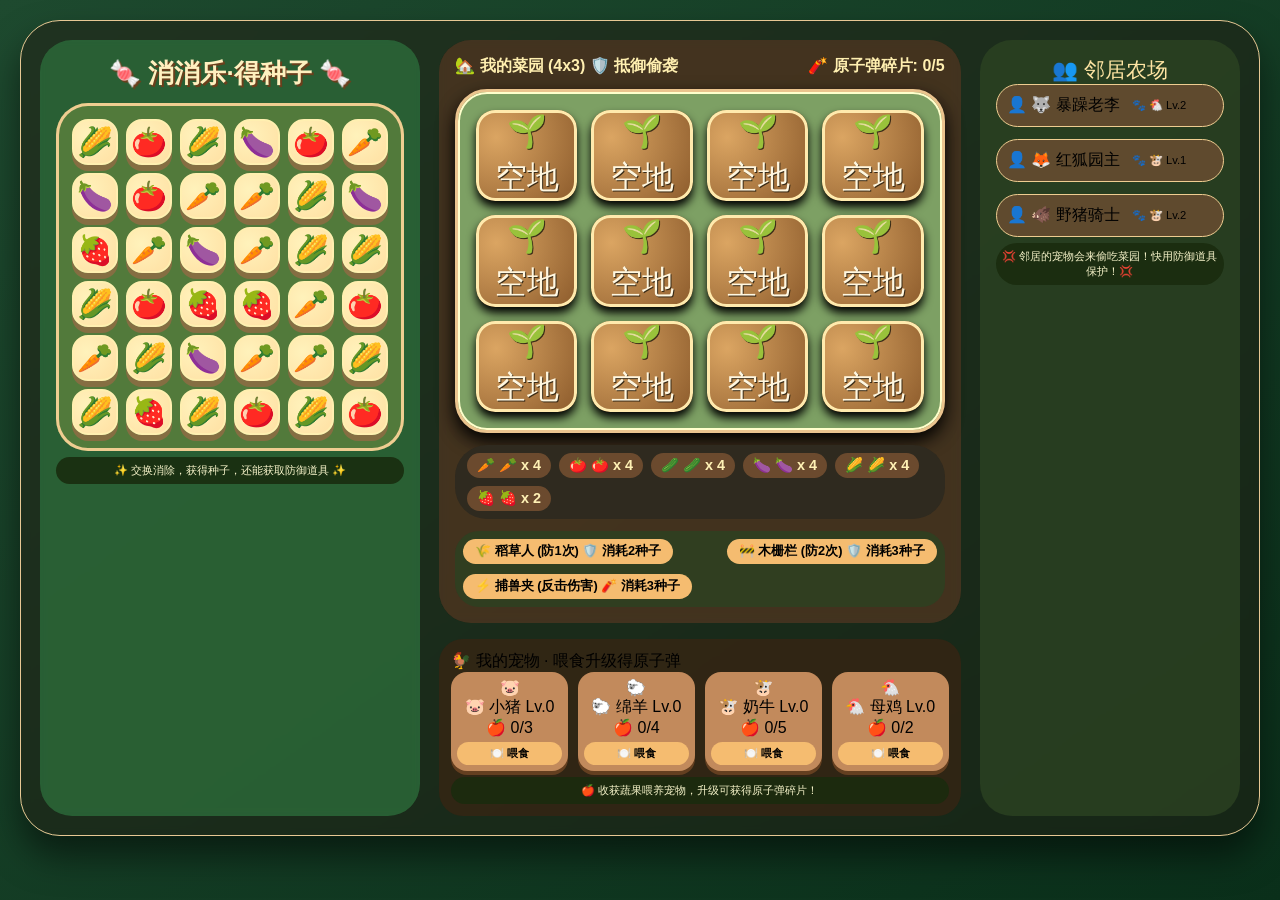
<file: 种菜消消乐.html>
<!DOCTYPE html>
<html lang="zh-CN">
<head>
    <meta charset="UTF-8">
    <meta name="viewport" content="width=device-width, initial-scale=1.0, user-scalable=no">
    <title>菜园攻防战 · 消消乐种菜 · 抵御宠物突袭</title>
    <style>
        * {
            user-select: none;
            -webkit-tap-highlight-color: transparent;
            box-sizing: border-box;
        }

        body {
            background: linear-gradient(145deg, #1e4a2f 0%, #0a2f1a 100%);
            min-height: 100vh;
            font-family: 'Segoe UI', 'Quicksand', 'Poppins', sans-serif;
            padding: 20px;
            margin: 0;
        }

        .game-hub {
            max-width: 1500px;
            margin: 0 auto;
            background: rgba(35, 28, 18, 0.5);
            backdrop-filter: blur(4px);
            border-radius: 2.5rem;
            padding: 1.2rem;
            box-shadow: 0 20px 35px rgba(0,0,0,0.5);
            border: 1px solid #e7c894;
        }

        .farm-dashboard {
            display: flex;
            flex-wrap: wrap;
            gap: 1.2rem;
        }

        /* 消消乐区域 */
        .match-zone {
            flex: 2;
            min-width: 320px;
            background: #2c6e3ccc;
            border-radius: 2rem;
            padding: 1rem;
            backdrop-filter: blur(3px);
        }

        .match-header {
            text-align: center;
            color: #fff0bf;
            text-shadow: 2px 2px 0 #6b3f1c;
            font-size: 1.6rem;
            font-weight: bold;
            margin-bottom: 12px;
        }

        .match-board {
            display: grid;
            grid-template-columns: repeat(6, 1fr);
            gap: 8px;
            background: #527a3b;
            padding: 16px;
            border-radius: 2rem;
            box-shadow: inset 0 0 0 3px #efcd91;
        }

        .gem {
            aspect-ratio: 1 / 1;
            background: radial-gradient(circle at 30% 35%, #fff2bb, #ffe0a3);
            border-radius: 1rem;
            display: flex;
            align-items: center;
            justify-content: center;
            font-size: 1.8rem;
            cursor: pointer;
            transition: 0.08s linear;
            box-shadow: 0 6px 0 #856e42;
            border: 2px solid #ffefb0;
        }

        .gem.selected {
            box-shadow: 0 0 0 3px gold, 0 0 0 6px #ffd966;
            transform: scale(0.97);
        }

        /* 右侧主区域 */
        .right-panel {
            flex: 3;
            min-width: 360px;
            display: flex;
            flex-direction: column;
            gap: 1rem;
        }

        /* 菜园全貌 + 防御状态 */
        .garden-masterpiece {
            background: #4d3822cc;
            border-radius: 2rem;
            padding: 1rem;
            backdrop-filter: blur(4px);
            position: relative;
        }

        .garden-header {
            display: flex;
            justify-content: space-between;
            align-items: baseline;
            flex-wrap: wrap;
            margin-bottom: 12px;
            color: #ffefb0;
            font-weight: bold;
        }

        .garden-grid-full {
            display: grid;
            grid-template-columns: repeat(4, 1fr);
            gap: 14px;
            background: #7da064;
            border-radius: 2rem;
            padding: 18px;
            border: 3px solid #ebc48e;
            box-shadow: inset 0 0 0 2px #ffffcc, 0 8px 18px black;
        }

        .plot-card {
            background: #b87c48;
            background-image: radial-gradient(circle at 20% 30%, #dba562, #8b5a2b);
            border-radius: 1.2rem;
            aspect-ratio: 1 / 0.9;
            display: flex;
            flex-direction: column;
            align-items: center;
            justify-content: center;
            font-size: 2rem;
            cursor: pointer;
            transition: 0.1s;
            box-shadow: inset 0 0 0 3px #ffeaad, 0 6px 10px black;
            color: #fff7e0;
            text-shadow: 1px 1px 0 #392b17;
            gap: 6px;
            position: relative;
        }

        .plot-card.under-attack {
            animation: shakeWarning 0.3s infinite;
            border: 2px solid #ff4444;
            box-shadow: 0 0 0 2px red;
        }

        @keyframes shakeWarning {
            0% { transform: translateX(0); }
            25% { transform: translateX(-2px); }
            75% { transform: translateX(2px); }
            100% { transform: translateX(0); }
        }

        .defense-badge {
            position: absolute;
            top: -8px;
            right: -8px;
            background: #2c2c2c;
            border-radius: 30px;
            padding: 2px 6px;
            font-size: 0.7rem;
            font-weight: bold;
            color: gold;
        }

        .seed-bazaar {
            background: #2f2a1f;
            border-radius: 2rem;
            padding: 8px 12px;
            display: flex;
            flex-wrap: wrap;
            gap: 8px;
            margin: 12px 0;
        }

        .seed-item {
            background: #6b4a2e;
            padding: 4px 10px;
            border-radius: 3rem;
            display: flex;
            align-items: center;
            gap: 6px;
            font-size: 0.9rem;
            font-weight: bold;
            color: #fff1b5;
        }

        /* 防御道具栏 */
        .defense-shop {
            background: #2c4322cc;
            border-radius: 1.5rem;
            padding: 8px;
            margin-top: 6px;
            display: flex;
            gap: 10px;
            flex-wrap: wrap;
            align-items: center;
            justify-content: space-between;
        }

        .defense-item {
            background: #f5bc70;
            border-radius: 2rem;
            padding: 4px 12px;
            font-size: 0.8rem;
            font-weight: bold;
            cursor: pointer;
            display: flex;
            align-items: center;
            gap: 6px;
        }

        /* 动物区 */
        .zoo-area {
            background: #352614dd;
            border-radius: 1.5rem;
            padding: 12px;
        }

        .animal-list {
            display: flex;
            flex-wrap: wrap;
            gap: 10px;
        }

        .animal-card {
            background: #c28a5c;
            border-radius: 1rem;
            padding: 6px;
            text-align: center;
            flex: 1;
            min-width: 80px;
            box-shadow: 0 4px 0 #643f20;
        }

        .feed-btn {
            background: #f5bc70;
            border: none;
            border-radius: 30px;
            font-size: 0.7rem;
            padding: 4px;
            margin-top: 5px;
            font-weight: bold;
            width: 100%;
        }

        /* 好友&突袭栏 */
        .friends-sidebar {
            background: #2c4322cc;
            border-radius: 2rem;
            padding: 1rem;
            width: 260px;
            flex-shrink: 0;
        }

        .friends-title {
            font-size: 1.3rem;
            color: #ffe5a3;
            text-align: center;
        }

        .friend-list {
            display: flex;
            flex-direction: column;
            gap: 12px;
            max-height: 400px;
            overflow-y: auto;
        }

        .friend-card {
            background: #5f4a2e;
            border-radius: 1.5rem;
            padding: 10px;
            display: flex;
            align-items: center;
            gap: 12px;
            cursor: pointer;
            border: 1px solid #efcd91;
        }

        .attack-alert {
            background: #aa2e2e;
            border-radius: 1rem;
            padding: 8px;
            margin-top: 10px;
            text-align: center;
            color: #ffd966;
            font-weight: bold;
            animation: pulse 1s infinite;
        }

        @keyframes pulse {
            0% { opacity: 0.7; }
            100% { opacity: 1; background: #cc3b3b; }
        }

        .info-message {
            background: #1a2c0ee0;
            border-radius: 2rem;
            padding: 6px;
            text-align: center;
            font-size: 0.7rem;
            color: #f6f3c9;
            margin-top: 6px;
        }

        button {
            background: #f7cf8c;
            border: none;
            font-weight: bold;
            padding: 4px 12px;
            border-radius: 60px;
            cursor: pointer;
        }
    </style>
</head>
<body>
<div class="game-hub">
    <div class="farm-dashboard">
        <!-- 消消乐 -->
        <div class="match-zone">
            <div class="match-header">🍬 消消乐·得种子 🍬</div>
            <div class="match-board" id="matchBoard"></div>
            <div class="info-message" id="matchMsg">✨ 交换消除，获得种子，还能获取防御道具 ✨</div>
        </div>

        <div class="right-panel">
            <div class="garden-masterpiece">
                <div class="garden-header">
                    <span>🏡 我的菜园 (4x3)  🛡️ 抵御偷袭</span>
                    <span id="nukeDisplay">🧨 原子弹碎片: 0/5</span>
                </div>
                <div class="garden-grid-full" id="myGardenGrid"></div>
                <div class="seed-bazaar" id="seedInventory"></div>
                <div class="defense-shop" id="defenseShop">
                    <div class="defense-item" data-defense="scarecrow">🌾 稻草人 (防1次) 🛡️ 消耗2种子</div>
                    <div class="defense-item" data-defense="fence">🚧 木栅栏 (防2次) 🛡️ 消耗3种子</div>
                    <div class="defense-item" data-defense="trap">⚡ 捕兽夹 (反击伤害) 🧨 消耗3种子</div>
                </div>
            </div>

            <div class="zoo-area">
                <div>🐓 我的宠物 · 喂食升级得原子弹</div>
                <div class="animal-list" id="animalList"></div>
                <div class="info-message" id="feedMsg">🍎 收获蔬果喂养宠物，升级可获得原子弹碎片！</div>
            </div>
        </div>

        <!-- 好友栏 + 突袭事件 -->
        <div class="friends-sidebar">
            <div class="friends-title">👥 邻居农场</div>
            <div class="friend-list" id="friendList"></div>
            <div id="attackEventPanel" class="attack-alert" style="display:none;">⚠️ 正在遭受宠物袭击! ⚠️</div>
            <div class="info-message">💢 邻居的宠物会来偷吃菜园！快用防御道具保护！💢</div>
        </div>
    </div>
</div>

<script>
    // ---------- 游戏配置 ----------
    const CROPS = [
        { id: "carrot", name: "🥕 胡萝卜", icon: "🥕", seedIcon: "🥕", feedValue: 1 },
        { id: "tomato", name: "🍅 番茄", icon: "🍅", seedIcon: "🍅", feedValue: 1 },
        { id: "cucumber", name: "🥒 黄瓜", icon: "🥒", seedIcon: "🥒", feedValue: 1 },
        { id: "eggplant", name: "🍆 茄子", icon: "🍆", seedIcon: "🍆", feedValue: 1 },
        { id: "corn", name: "🌽 玉米", icon: "🌽", seedIcon: "🌽", feedValue: 1 },
        { id: "strawberry", name: "🍓 草莓", icon: "🍓", seedIcon: "🍓", feedValue: 2 }
    ];

    const ANIMALS_DATA = [
        { id: "pig", name: "🐷 小猪", emoji: "🐷", baseFood: 3, level: 0, maxLevel: 5, feedProgress: 0, reqFood: 3, attackPower: 1 },
        { id: "sheep", name: "🐑 绵羊", emoji: "🐑", baseFood: 4, level: 0, maxLevel: 5, feedProgress: 0, reqFood: 4, attackPower: 1 },
        { id: "cow", name: "🐮 奶牛", emoji: "🐮", baseFood: 5, level: 0, maxLevel: 5, feedProgress: 0, reqFood: 5, attackPower: 2 },
        { id: "chicken", name: "🐔 母鸡", emoji: "🐔", baseFood: 2, level: 0, maxLevel: 5, feedProgress: 0, reqFood: 2, attackPower: 1 }
    ];

    // 我的数据
    let myProfile = {
        seedInventory: {},
        gardenPlots: [],     // 12个格子
        harvestedFruits: {},
        animals: [],
        nukeShards: 0,
        defenses: []        // 每个格子防御道具 { type, durability, plotIndex }
    };

    // 好友数据（每个好友会派宠物袭击）
    let friendsData = [];

    // 突袭系统: 当前活跃的袭击 (袭击者, 目标格子索引)
    let activeAttack = null;   // { friendId, attackerAnimal, targetPlotIndex, remainingTurns, damageDone }
    let attackInterval = null;

    // 消消乐
    const ROWS = 6, COLS = 6;
    let board = [];
    let selectedRow = null, selectedCol = null;
    let isProcessing = false;

    // 辅助函数
    function getCropById(id) { return CROPS.find(c => c.id === id); }
    function getIconByCropId(cropId) { let c = getCropById(cropId); return c ? c.icon : "🍎"; }

    // 初始化我的数据
    function initMyData() {
        CROPS.forEach(c => { myProfile.seedInventory[c.id] = (c.id === "strawberry") ? 2 : 4; });
        myProfile.gardenPlots = [];
        for (let i = 0; i < 12; i++) {
            myProfile.gardenPlots.push({ cropId: null, isPlanted: false, isGrown: false, growTimer: null });
        }
        myProfile.harvestedFruits = {};
        CROPS.forEach(c => { myProfile.harvestedFruits[c.id] = 0; });
        myProfile.animals = ANIMALS_DATA.map(a => ({ ...a, feedProgress: 0, level: 0, reqFood: a.baseFood }));
        myProfile.nukeShards = 0;
        myProfile.defenses = [];
    }

    // 生成好友 (邻居宠物会来袭击)
    function initFriends() {
        friendsData = [];
        const names = ["🐺 暴躁老李", "🦊 红狐园主", "🐗 野猪骑士"];
        for (let i = 0; i < 3; i++) {
            // 每个好友有1只攻击宠物
            const attackPet = { ...ANIMALS_DATA[Math.floor(Math.random() * ANIMALS_DATA.length)] };
            attackPet.level = Math.floor(Math.random() * 3) + 1;
            attackPet.attackPower = attackPet.attackPower + Math.floor(attackPet.level / 2);
            friendsData.push({
                id: i,
                name: names[i],
                attackPet: attackPet,
                // 简单展示他们菜园（仅装饰）
                gardenPreview: "🌿🌾"
            });
        }
    }

    // 随机触发袭击 (每个好友有几率派宠物)
    function tryTriggerAttack() {
        if (activeAttack) return; // 已有袭击未处理
        // 30%概率触发袭击，随机选一个好友
        if (Math.random() < 0.35) {
            const randomFriend = friendsData[Math.floor(Math.random() * friendsData.length)];
            // 挑选一个我方存活且有作物的格子作为目标
            let availablePlots = [];
            for (let i = 0; i < myProfile.gardenPlots.length; i++) {
                let p = myProfile.gardenPlots[i];
                if (p.isPlanted && p.isGrown) availablePlots.push(i);
            }
            if (availablePlots.length === 0) return;
            const targetPlot = availablePlots[Math.floor(Math.random() * availablePlots.length)];
            const pet = randomFriend.attackPet;
            activeAttack = {
                friendId: randomFriend.id,
                attackerName: randomFriend.name,
                petName: `${pet.emoji} ${pet.name} Lv.${pet.level}`,
                targetPlotIndex: targetPlot,
                remainingAttacks: Math.max(1, Math.floor(pet.attackPower)),
                damageDealt: 0
            };
            showMsg('feedMsg', `⚠️ 警告！${randomFriend.name} 的${pet.emoji}正在袭击你的菜园！快使用防御道具！`, 3000);
            document.getElementById('attackEventPanel').style.display = 'block';
            renderCurrentGarden(); // 高亮受攻击地块
        }
    }

    // 处理防御: 消耗种子购买防御道具并布置在被攻击的地块
    function buyDefense(type) {
        if (!activeAttack) {
            showMsg('feedMsg', '🌿 暂时没有袭击，可提前布置防御。点击地块布置稻草人/栅栏！', 1500);
            return;
        }
        const targetIdx = activeAttack.targetPlotIndex;
        let costSeeds = 0;
        let defenseObj = null;
        if (type === 'scarecrow') { costSeeds = 2; defenseObj = { type: 'scarecrow', durability: 1, plotIndex: targetIdx, name: '🌾稻草人' }; }
        else if (type === 'fence') { costSeeds = 3; defenseObj = { type: 'fence', durability: 2, plotIndex: targetIdx, name: '🚧栅栏' }; }
        else if (type === 'trap') { costSeeds = 3; defenseObj = { type: 'trap', durability: 1, plotIndex: targetIdx, name: '⚡捕兽夹', counter: true }; }

        // 检查是否已经有防御
        const existing = myProfile.defenses.find(d => d.plotIndex === targetIdx);
        if (existing) { showMsg('feedMsg', '该地块已有防御！', 1000); return; }

        // 消耗种子（任意种子，平均消耗）
        let totalSeeds = Object.values(myProfile.seedInventory).reduce((a,b)=>a+b,0);
        if (totalSeeds < costSeeds) { showMsg('feedMsg', `种子不足！需要${costSeeds}个种子`, 1000); return; }
        let need = costSeeds;
        for (let key in myProfile.seedInventory) {
            if (need <= 0) break;
            let take = Math.min(myProfile.seedInventory[key], need);
            myProfile.seedInventory[key] -= take;
            need -= take;
        }
        myProfile.defenses.push(defenseObj);
        updateSeedUI();
        // 反击/阻止袭击判定
        if (defenseObj.type === 'trap') {
            // 捕兽夹立即反击，驱赶袭击者
            showMsg('feedMsg', `💥 捕兽夹触发！击退了${activeAttack.attackerName}的宠物！`, 2000);
            clearAttack();
            renderCurrentGarden();
            return;
        } else {
            showMsg('feedMsg', `🛡️ 布置${defenseObj.name}，防御力提升！`, 1200);
        }
        renderCurrentGarden();
    }

    // 处理袭击伤害（每隔几秒扣减耐久并破坏作物）
    function applyAttackDamage() {
        if (!activeAttack) return;
        const targetIdx = activeAttack.targetPlotIndex;
        const plot = myProfile.gardenPlots[targetIdx];
        if (!plot || !plot.isPlanted || !plot.isGrown) {
            // 目标没了，袭击结束
            clearAttack();
            renderCurrentGarden();
            return;
        }
        // 检查防御
        const defenseHere = myProfile.defenses.find(d => d.plotIndex === targetIdx);
        if (defenseHere) {
            defenseHere.durability--;
            showMsg('feedMsg', `🛡️ ${defenseHere.name} 抵挡了一次攻击！剩余耐久${defenseHere.durability}`, 1000);
            if (defenseHere.durability <= 0) {
                myProfile.defenses = myProfile.defenses.filter(d => d !== defenseHere);
                showMsg('feedMsg', `⚠️ 防御被摧毁了！`, 1000);
            }
            // 扣除一次袭击次数
            activeAttack.remainingAttacks--;
            if (activeAttack.remainingAttacks <= 0) {
                showMsg('feedMsg', `🎉 成功抵御了袭击！宠物逃走了！`, 1500);
                clearAttack();
                renderCurrentGarden();
                return;
            }
            renderCurrentGarden();
            return;
        }
        // 没有防御，作物被破坏！
        if (plot.isGrown && plot.isPlanted) {
            // 作物被毁
            if (plot.growTimer) clearTimeout(plot.growTimer);
            const lostCrop = getCropById(plot.cropId);
            myProfile.gardenPlots[targetIdx] = { cropId: null, isPlanted: false, isGrown: false, growTimer: null };
            showMsg('feedMsg', `💔 天哪！${activeAttack.attackerName}的宠物摧毁了你的${lostCrop?.icon || '作物'}！`, 2000);
            activeAttack.remainingAttacks--;
            if (activeAttack.remainingAttacks <= 0) {
                clearAttack();
            } else {
                // 重新寻找新目标继续破坏
                let newTarget = -1;
                for (let i = 0; i < myProfile.gardenPlots.length; i++) {
                    let p = myProfile.gardenPlots[i];
                    if (p.isPlanted && p.isGrown && i !== targetIdx) { newTarget = i; break; }
                }
                if (newTarget !== -1) {
                    activeAttack.targetPlotIndex = newTarget;
                    showMsg('feedMsg', `🐾 宠物转向另一个作物！快布置防御！`, 1500);
                } else {
                    showMsg('feedMsg', `😤 没有更多作物可破坏，袭击结束`, 1000);
                    clearAttack();
                }
            }
            renderCurrentGarden();
        } else {
            clearAttack();
        }
    }

    function clearAttack() {
        activeAttack = null;
        document.getElementById('attackEventPanel').style.display = 'none';
        if (attackInterval) clearInterval(attackInterval);
        attackInterval = null;
        startAttackTimer();
    }

    function startAttackTimer() {
        if (attackInterval) clearInterval(attackInterval);
        attackInterval = setInterval(() => {
            if (activeAttack) applyAttackDamage();
            else {
                // 每隔12秒尝试触发新袭击
                tryTriggerAttack();
            }
        }, 8000);
    }

    // 渲染菜园（支持高亮受攻击格子）
    function renderCurrentGarden() {
        const container = document.getElementById('myGardenGrid');
        container.innerHTML = '';
        for (let i = 0; i < myProfile.gardenPlots.length; i++) {
            const plot = myProfile.gardenPlots[i];
            const tile = document.createElement('div');
            tile.className = 'plot-card';
            if (!plot.isPlanted) tile.classList.add('empty');
            if (activeAttack && activeAttack.targetPlotIndex === i) tile.classList.add('under-attack');
            // 显示防御标志
            const defHere = myProfile.defenses.find(d => d.plotIndex === i);
            let defenseHtml = '';
            if (defHere) defenseHtml = `<div class="defense-badge">${defHere.name} ❤️${defHere.durability}</div>`;

            if (!plot.isPlanted) {
                tile.innerHTML = `🌱<span>空地</span>${defenseHtml}`;
            } else if (plot.isPlanted && !plot.isGrown) {
                const crop = getCropById(plot.cropId);
                tile.innerHTML = `${crop?.icon || '🌿'}<span>⏳生长中</span>${defenseHtml}`;
            } else if (plot.isGrown) {
                const crop = getCropById(plot.cropId);
                tile.innerHTML = `${crop?.icon || '🎁'}<span>✨成熟✨</span>${defenseHtml}`;
            }
            tile.addEventListener('click', (function(idx) { return () => handleMyGardenClick(idx); })(i));
            container.appendChild(tile);
        }
        updateSeedUI();
        document.getElementById('nukeDisplay').innerHTML = `🧨 原子弹碎片: ${myProfile.nukeShards}/5`;
        renderMyAnimals();
    }

    function handleMyGardenClick(idx) {
        const plot = myProfile.gardenPlots[idx];
        if (!plot.isPlanted) {
            const available = CROPS.filter(c => (myProfile.seedInventory[c.id] || 0) > 0);
            if (available.length === 0) { showMsg('matchMsg', '❌ 无种子，玩消消乐获取'); return; }
            let menu = "🌾 选择种子:\n";
            available.forEach((c, i) => { menu += `${i+1}. ${c.icon} ${c.name} (${myProfile.seedInventory[c.id]}个)\n`; });
            const ans = prompt(menu, "1");
            let choice = parseInt(ans) - 1;
            if (isNaN(choice) || choice < 0 || choice >= available.length) return;
            const selectedCrop = available[choice];
            myProfile.seedInventory[selectedCrop.id]--;
            updateSeedUI();
            plot.isPlanted = true;
            plot.cropId = selectedCrop.id;
            plot.isGrown = false;
            if (plot.growTimer) clearTimeout(plot.growTimer);
            plot.growTimer = setTimeout(() => {
                if (myProfile.gardenPlots[idx] && myProfile.gardenPlots[idx].isPlanted) {
                    myProfile.gardenPlots[idx].isGrown = true;
                    renderCurrentGarden();
                    showMsg('feedMsg', `🌾 ${selectedCrop.icon} 成熟啦！收获可喂动物~`, 1500);
                }
            }, 10000);
            renderCurrentGarden();
            return;
        }
        if (plot.isPlanted && plot.isGrown) {
            const crop = getCropById(plot.cropId);
            const gain = crop.feedValue;
            myProfile.harvestedFruits[crop.id] = (myProfile.harvestedFruits[crop.id] || 0) + gain;
            if (plot.growTimer) clearTimeout(plot.growTimer);
            myProfile.gardenPlots[idx] = { cropId: null, isPlanted: false, isGrown: false, growTimer: null };
            renderCurrentGarden();
            showMsg('feedMsg', `🎉 收获 +${gain} ${crop.icon}！可用于喂养宠物`, 1200);
            return;
        }
        if (plot.isPlanted && !plot.isGrown) showMsg('matchMsg', '⏳ 生长中...');
    }

    function renderMyAnimals() {
        const container = document.getElementById('animalList');
        container.innerHTML = '';
        myProfile.animals.forEach(animal => {
            const card = document.createElement('div');
            card.className = 'animal-card';
            card.innerHTML = `
                <div>${animal.emoji}</div>
                <div>${animal.name} Lv.${animal.level}</div>
                <div>🍎 ${animal.feedProgress}/${animal.reqFood}</div>
                <button class="feed-btn" data-id="${animal.id}">🍽️ 喂食</button>
            `;
            container.appendChild(card);
        });
        document.querySelectorAll('.feed-btn').forEach(btn => {
            btn.addEventListener('click', (e) => {
                const id = btn.getAttribute('data-id');
                feedMyAnimal(id);
            });
        });
    }

    function feedMyAnimal(animalId) {
        const animal = myProfile.animals.find(a => a.id === animalId);
        let totalFruits = Object.values(myProfile.harvestedFruits).reduce((a,b)=>a+b,0);
        if (totalFruits <= 0) { showMsg('feedMsg', '🥗 没有收获的蔬果！'); return; }
        for (let key in myProfile.harvestedFruits) {
            if (myProfile.harvestedFruits[key] > 0) { myProfile.harvestedFruits[key]--; break; }
        }
        animal.feedProgress++;
        if (animal.feedProgress >= animal.reqFood) {
            animal.level++;
            animal.feedProgress = 0;
            animal.reqFood = Math.floor(animal.reqFood * 1.2);
            if (animal.level >= animal.maxLevel) {
                myProfile.nukeShards++;
                showMsg('feedMsg', `💥 ${animal.emoji} 满级！原子弹碎片+1 (${myProfile.nukeShards}/5)`);
                if (myProfile.nukeShards >= 5) alert("🏆 原子弹组装！农场无敌！胜利！🏆");
            } else showMsg('feedMsg', `🎉 ${animal.emoji} 升级 Lv.${animal.level}`);
        } else showMsg('feedMsg', `🍎 喂食成功 ${animal.emoji} 好感↑`);
        renderCurrentGarden();
    }

    // 消消乐逻辑精简版（保持获取种子）
    function initBoard() {
        let newBoard;
        do { newBoard = Array(ROWS).fill().map(() => Array(COLS).fill().map(() => CROPS[Math.floor(Math.random()*CROPS.length)].id)); } while (hasMatchOnBoard(newBoard));
        board = newBoard;
    }
    function hasMatchOnBoard(b) { for(let r=0;r<ROWS;r++) for(let c=0;c<COLS;c++) { let id=b[r][c]; if(c+2<COLS && b[r][c+1]===id && b[r][c+2]===id) return true; if(r+2<ROWS && b[r+1][c]===id && b[r+2][c]===id) return true; } return false; }
    function getAllMatches(b) { let set=new Set(); for(let r=0;r<ROWS;r++) for(let c=0;c<COLS;c++) { let id=b[r][c]; if(!id) continue; let len=1; while(c+len<COLS && b[r][c+len]===id) len++; if(len>=3) for(let i=0;i<len;i++) set.add(`${r},${c+i}`); len=1; while(r+len<ROWS && b[r+len][c]===id) len++; if(len>=3) for(let i=0;i<len;i++) set.add(`${r+i},${c}`); } return set; }
    function applyGravity(b) { for(let c=0;c<COLS;c++) { let col=[]; for(let r=ROWS-1;r>=0;r--) if(b[r][c]) col.push(b[r][c]); while(col.length<ROWS) col.push(CROPS[Math.floor(Math.random()*CROPS.length)].id); col.reverse(); for(let r=0;r<ROWS;r++) b[r][c]=col[r]; } }
    async function settleMatchesAndReward(matchSet) { if(matchSet.size===0) return false; let reward=new Map(); for(let coord of matchSet) { let [r,c]=coord.split(',').map(Number); let cropId=board[r][c]; if(cropId) reward.set(cropId,(reward.get(cropId)||0)+1); board[r][c]=null; } for(let [cropId,cnt] of reward.entries()) { let add=Math.max(1,Math.floor(cnt/2)); myProfile.seedInventory[cropId]=(myProfile.seedInventory[cropId]||0)+add; showMsg('matchMsg',`✨ +${add} ${getCropById(cropId)?.icon}种子`,800); } updateSeedUI(); applyGravity(board); renderBoardUI(); await new Promise(r=>setTimeout(r,120)); let newMatches=getAllMatches(board); if(newMatches.size) await settleMatchesAndReward(newMatches); return true; }
    async function trySwap(r1,c1,r2,c2) { if(isProcessing) return false; let temp=board[r1][c1]; board[r1][c1]=board[r2][c2]; board[r2][c2]=temp; let matches=getAllMatches(board); if(matches.size===0) { temp=board[r1][c1]; board[r1][c1]=board[r2][c2]; board[r2][c2]=temp; return false; } isProcessing=true; renderBoardUI(); await settleMatchesAndReward(matches); isProcessing=false; renderBoardUI(); return true; }
    function renderBoardUI() { let container=document.getElementById('matchBoard'); container.innerHTML=''; for(let i=0;i<ROWS;i++) for(let j=0;j<COLS;j++) { let gem=document.createElement('div'); gem.className='gem'; if(selectedRow===i && selectedCol===j && !isProcessing) gem.classList.add('selected'); gem.innerHTML=getIconByCropId(board[i][j]); gem.addEventListener('click',(()=>onGemClick(i,j))); container.appendChild(gem); } }
    async function onGemClick(row,col) { if(isProcessing) return; if(selectedRow===null) { selectedRow=row; selectedCol=col; renderBoardUI(); return; } let dr=Math.abs(selectedRow-row), dc=Math.abs(selectedCol-col); if(dr+dc !== 1) { selectedRow=row; selectedCol=col; renderBoardUI(); return; } await trySwap(selectedRow,selectedCol,row,col); selectedRow=null; selectedCol=null; renderBoardUI(); }
    function updateSeedUI() { let container=document.getElementById('seedInventory'); container.innerHTML=''; for(let crop of CROPS) { let count=myProfile.seedInventory[crop.id]||0; let div=document.createElement('div'); div.className='seed-item'; div.innerHTML=`${crop.seedIcon} ${crop.name.split(' ')[0]} x ${count}`; container.appendChild(div); } }
    function showMsg(elId,msg,t=1800){ let el=document.getElementById(elId); if(!el) return; let old=el.innerText; el.innerText=msg; setTimeout(()=>{ if(document.getElementById(elId)) el.innerText=old;},t); }

    // 好友UI
    function renderFriendsList() {
        const container = document.getElementById('friendList');
        container.innerHTML = '';
        friendsData.forEach(f => {
            const div = document.createElement('div'); div.className = 'friend-card';
            div.innerHTML = `<div>👤 ${f.name}</div><div style="font-size:0.7rem;">🐾 ${f.attackPet.emoji} Lv.${f.attackPet.level}</div>`;
            container.appendChild(div);
        });
    }

    // 防御购买监听
    document.getElementById('defenseShop')?.addEventListener('click', (e) => {
        let target = e.target.closest('.defense-item');
        if (target) {
            let type = target.getAttribute('data-defense');
            if (type) buyDefense(type);
        }
    });

    function initGame() {
        initMyData();
        initFriends();
        initBoard();
        renderBoardUI();
        renderCurrentGarden();
        renderFriendsList();
        startAttackTimer();
    }
    initGame();
</script>
</body>
</html>
</file>
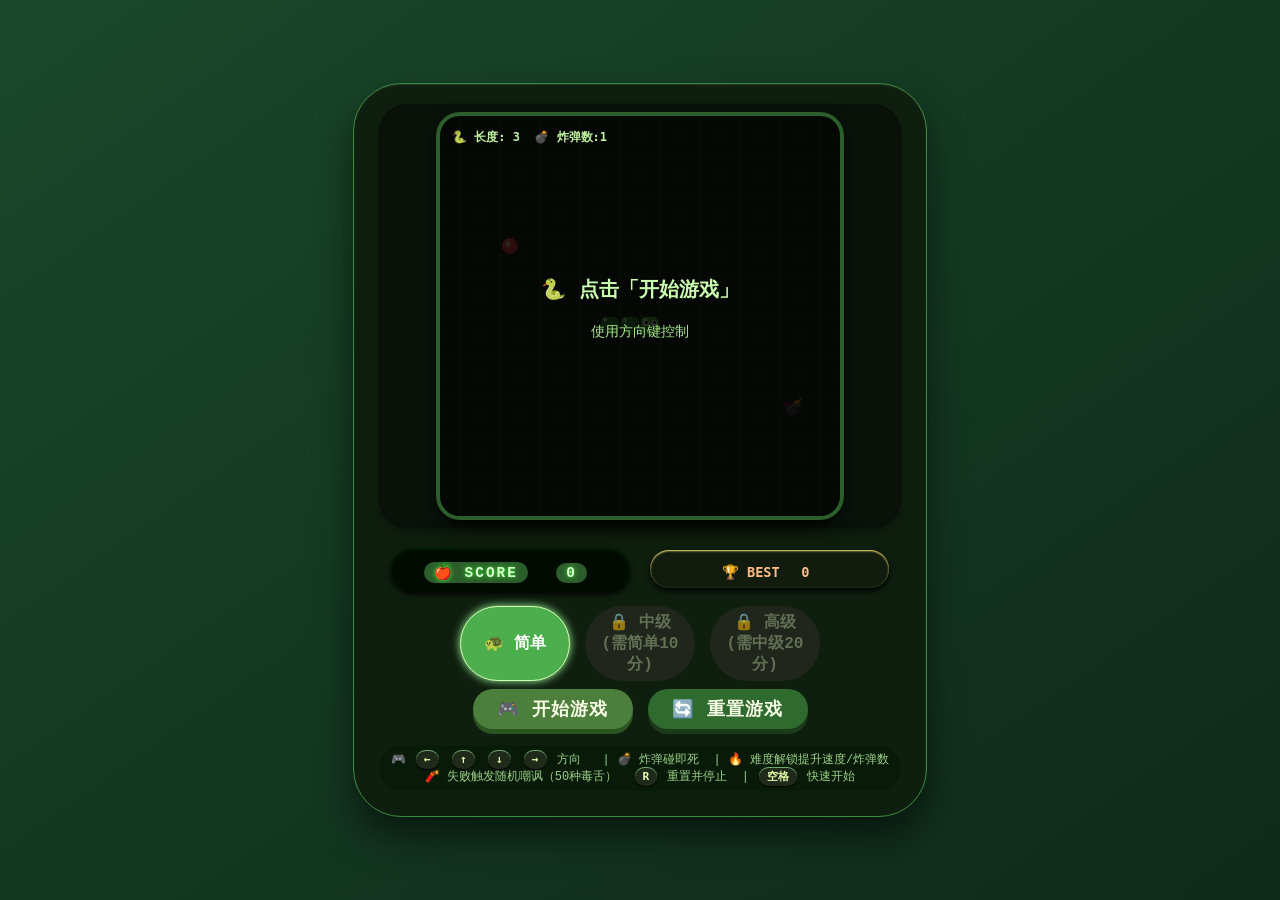
<file: 贪吃蛇-sunye-1.html>
<!DOCTYPE html>
<html lang="zh-CN">
<head>
    <meta charset="UTF-8">
    <meta name="viewport" content="width=device-width, initial-scale=1.0, user-scalable=no">
    <title>贪吃蛇·炸弹挑战 | 难度解锁 嘲讽满点</title>
    <style>
        * {
            user-select: none;
            -webkit-tap-highlight-color: transparent;
            box-sizing: border-box;
        }

        body {
            background: linear-gradient(145deg, #1a472a 0%, #0e2a1a 100%);
            min-height: 100vh;
            display: flex;
            justify-content: center;
            align-items: center;
            font-family: 'Segoe UI', 'Press Start 2P', 'Courier New', monospace;
            margin: 0;
            padding: 20px;
        }

        .game-container {
            background: #0f1f0f;
            border-radius: 48px;
            padding: 20px 25px 25px 25px;
            box-shadow: 0 20px 35px rgba(0, 0, 0, 0.5), inset 0 1px 2px rgba(255, 255, 255, 0.1);
            border: 1px solid #3c8c40;
        }

        .game-panel {
            background: #0a120a;
            border-radius: 28px;
            padding: 12px;
            box-shadow: inset 0 0 10px #00000033, 0 5px 10px rgba(0,0,0,0.3);
        }

        canvas {
            display: block;
            margin: 0 auto;
            border-radius: 20px;
            box-shadow: 0 0 0 4px #2b5e2b, 0 8px 20px black;
            background-color: #1e2a1a;
            cursor: pointer;
        }

        .info-area {
            display: flex;
            justify-content: space-between;
            align-items: baseline;
            margin-top: 20px;
            margin-bottom: 12px;
            padding: 0 12px;
            gap: 20px;
            flex-wrap: wrap;
        }

        .score-box {
            background: #010b01;
            padding: 6px 18px;
            border-radius: 40px;
            color: #b3ffaa;
            font-weight: bold;
            font-size: 1.7rem;
            font-family: 'Courier New', monospace;
            letter-spacing: 2px;
            text-shadow: 0 0 5px #2eff2e;
            box-shadow: inset 0 1px 3px #00aa2a33, 0 3px 6px black;
            flex: 1;
            text-align: center;
        }

        .score-box span {
            font-size: 0.9rem;
            background: #2c5e2c;
            padding: 2px 10px;
            border-radius: 30px;
            display: inline-block;
            margin-right: 10px;
            color: #e0ffd0;
        }

        .best-score {
            background: #121c0e;
            padding: 6px 18px;
            border-radius: 40px;
            color: #ffd966;
            font-size: 1.4rem;
            font-weight: bold;
            font-family: monospace;
            box-shadow: inset 0 1px 2px #ffee77, 0 3px 6px black;
            flex: 1;
            text-align: center;
        }

        .best-score span {
            font-size: 0.85rem;
            color: #ffbb88;
            margin-right: 8px;
        }

        /* 难度选择栏 */
        .difficulty-bar {
            display: flex;
            justify-content: center;
            gap: 15px;
            margin: 15px 0 8px;
        }
        .difficulty-btn {
            background: #2a3b2a;
            border: none;
            font-family: inherit;
            font-weight: bold;
            font-size: 1rem;
            padding: 6px 16px;
            border-radius: 60px;
            color: #cbdfb5;
            cursor: pointer;
            transition: 0.1s linear;
            box-shadow: 0 3px 0 #141f14;
            flex: 1;
            max-width: 110px;
        }
        .difficulty-btn.active {
            background: #4cae4c;
            color: white;
            box-shadow: 0 0 8px #a0ff9e;
            border: 1px solid #d4ffb0;
        }
        .difficulty-btn.locked {
            background: #2a2a24;
            color: #8f9b7a;
            cursor: not-allowed;
            opacity: 0.65;
            box-shadow: none;
            transform: none;
        }
        .control-bar {
            display: flex;
            justify-content: center;
            gap: 15px;
            margin-top: 8px;
        }

        .action-btn {
            background: #2f6b2f;
            border: none;
            font-family: inherit;
            font-size: 1.1rem;
            font-weight: bold;
            padding: 8px 20px;
            border-radius: 60px;
            color: #f9ffe6;
            letter-spacing: 1px;
            cursor: pointer;
            transition: 0.1s linear;
            box-shadow: 0 5px 0 #1b3b1b;
            flex: 1;
            max-width: 160px;
        }
        .action-btn:active {
            transform: translateY(2px);
            box-shadow: 0 2px 0 #1b3b1b;
        }
        #startBtn {
            background: #4c7e3c;
            box-shadow: 0 5px 0 #2c5420;
        }

        .tips {
            text-align: center;
            margin-top: 16px;
            font-size: 0.75rem;
            color: #9ecf8a;
            background: #071a07b3;
            padding: 6px 12px;
            border-radius: 50px;
            backdrop-filter: blur(2px);
        }

        .tips kbd {
            background: #1f2a1b;
            padding: 3px 8px;
            border-radius: 30px;
            font-weight: bold;
            color: #e7ffb0;
            margin: 0 3px;
            font-size: 0.7rem;
            box-shadow: inset 0 1px 0 0 #6ba86b, 0 1px 1px black;
        }

        @media (max-width: 480px) {
            .game-container {
                padding: 12px 15px 20px 15px;
            }
            .score-box, .best-score {
                font-size: 1.2rem;
                padding: 4px 12px;
            }
            .difficulty-btn {
                font-size: 0.75rem;
                padding: 4px 8px;
            }
            .action-btn {
                font-size: 0.9rem;
                padding: 6px 12px;
            }
            .tips {
                font-size: 0.65rem;
            }
        }
    </style>
</head>
<body>
<div>
    <div class="game-container">
        <div class="game-panel">
            <canvas id="snakeCanvas" width="400" height="400"></canvas>
        </div>
        <div class="info-area">
            <div class="score-box">
                <span>🍎 SCORE</span> <span id="currentScore">0</span>
            </div>
            <div class="best-score">
                <span>🏆 BEST</span> <span id="bestScore">0</span>
            </div>
        </div>
        
        <!-- 难度选择区 -->
        <div class="difficulty-bar">
            <button class="difficulty-btn" data-diff="easy">🐢 简单</button>
            <button class="difficulty-btn" data-diff="medium" id="mediumBtn">⚡ 中级</button>
            <button class="difficulty-btn" data-diff="hard" id="hardBtn">💀 高级</button>
        </div>
        
        <div class="control-bar">
            <button class="action-btn" id="startBtn">🎮 开始游戏</button>
            <button class="action-btn" id="restartButton">🔄 重置游戏</button>
        </div>
        <div class="tips">
            🎮 <kbd>←</kbd> <kbd>↑</kbd> <kbd>↓</kbd> <kbd>→</kbd> 方向 &nbsp;&nbsp;| 💣 炸弹碰即死 &nbsp;| 🔥 难度解锁提升速度/炸弹数<br>
            🧨 失败触发随机嘲讽（50种毒舌）&nbsp;&nbsp;<kbd>R</kbd> 重置并停止 &nbsp;| <kbd>空格</kbd> 快速开始
        </div>
    </div>
</div>

<script>
    (function(){
        // ---------- 嘲讽文案库（50句随机）----------
        const TAUNT_LIST = [
            "😏 就这？ 蛇都替你丢脸", "🤡 你的操作像没睡醒", "💩 键盘上撒把米，鸡都玩得比你好", "🐌 你这速度，乌龟都笑了", "🤣 贪吃蛇被你玩成碰碰车", 
            "🧠 脑子是个好东西，可惜你没有", "🎮 建议卸载游戏保平安", "🥬 菜就多练，别出来献丑", "👻 蛇都看不下去自尽了", "💔 炸弹不炸你炸谁？",
            "🍌 你的反应比树懒还慢", "🎪 马戏团缺个小丑，就你了", "😭 求求你别玩了，蛇要抑郁了", "💢 这操作，我家猫踩键盘都更强", "🔥 0分表演，建议重开",
            "🕹️ 方向键被狗啃了？", "🧨 炸弹就喜欢你这种莽夫", "🤦 这波死法，教科书级反面案例", "🐍 蛇说：我太难了，带不动", "🎯 精准送死，无人能敌",
            "😵 你的贪吃蛇得了帕金森？", "🍂 菜得安详，下次再来", "💣 炸弹：感谢老铁送的人头", "🥴 迷之走位，阎王点赞", "🤌 这局输在智商欠费",
            "🦥 树懒看了都摇头", "🐢 龟龟：兄弟你比我慢", "🧠 脑回路被堵了？", "🎭 年度最烂操作候选", "💀 死亡如风，常伴汝身",
            "🚫 游戏体验毁灭者", "🧟 僵尸都比你灵活", "🍳 下饭操作，米饭杀手", "📉 技术滑坡，不忍直视", "🎲 运气差？不，是人菜", 
            "🔁 重开吧，这蛇没救了", "🧹 菜鸡扫帚，一扫而空", "💨 操作稀碎，蛇都叹气", "🐛 你玩的不是贪吃蛇，是寻死模拟器", "⚰️ 棺材板压不住了",
            "🥉 反向竞速第一名", "🎰 赌博式走位，输光光", "🤖 AI看了想格式化", "🧩 你这脑子拼图都缺块", "🕳️ 自己挖坑自己跳", "🔥 炸得漂亮，再来一局？",
            "👎 负分操作，堪称艺术", "🍄 毒蘑菇吃多了？", "🐓 菜鸡啄米都比你准", "🧨 炸弹：精准打击菜鸟", "💥 砰！菜爆了"
        ];
        
        // ----- 游戏配置 (简单速度降低至200ms，更友好) -----
        const BOARD_SIZE = 20;
        const CELL_SIZE = 20;
        const DIFFICULTY_SETTINGS = {
            easy:   { speed: 200, bombCount: 1, name: "简单", unlockScore: 0 },      
            medium: { speed: 135, bombCount: 1, name: "中级", unlockScore: 10 },     
            hard:   { speed: 105, bombCount: 2, name: "高级", unlockScore: 20 }      
        };
        
        // DOM 元素
        const canvas = document.getElementById('snakeCanvas');
        const ctx = canvas.getContext('2d');
        const currentScoreSpan = document.getElementById('currentScore');
        const bestScoreSpan = document.getElementById('bestScore');
        const restartBtn = document.getElementById('restartButton');
        const startBtn = document.getElementById('startBtn');
        const mediumBtn = document.getElementById('mediumBtn');
        const hardBtn = document.getElementById('hardBtn');
        const diffBtns = document.querySelectorAll('.difficulty-btn');
        
        // ----- 游戏全局变量 -----
        let snake = [];             
        let direction = 'RIGHT';
        let directionQueue = [];     // 方向输入缓冲队列（深度3，快速连转更跟手）
        let food = { x: 15, y: 15 };
        let bombs = [];            
        let score = 0;
        let bestScore = 0;
        let isGameRunning = false;      // 游戏是否进行中（蛇在移动）
        let isGameOverFlag = false;     // 是否处于失败/胜利状态（用于显示覆盖层）
        let isWinFlag = false;
        let gameInterval = null;
        let currentDifficulty = 'easy';
        let currentTaunt = "";
        
        // 解锁状态
        let unlocks = { easy: true, medium: false, hard: false };
        
        // 方向映射
        const dirMap = {
            'UP':    { x: 0, y: -1, opposite: 'DOWN' },
            'DOWN':  { x: 0, y: 1,  opposite: 'UP' },
            'LEFT':  { x: -1, y: 0, opposite: 'RIGHT' },
            'RIGHT': { x: 1, y: 0,  opposite: 'LEFT' }
        };
        
        // ---------- 嘲讽 ----------
        function getRandomTaunt() {
            return TAUNT_LIST[Math.floor(Math.random() * TAUNT_LIST.length)];
        }
        
        // ---------- 解锁系统 ----------
        function loadUnlockStatus() {
            const saved = localStorage.getItem('snakeUnlocks');
            if(saved) {
                try{
                    const data = JSON.parse(saved);
                    if(data.medium !== undefined) unlocks.medium = data.medium;
                    if(data.hard !== undefined) unlocks.hard = data.hard;
                }catch(e){}
            }
            unlocks.easy = true;
            const savedBest = localStorage.getItem('snakeBestScore');
            let highScore = 0;
            if(savedBest && !isNaN(parseInt(savedBest))) highScore = parseInt(savedBest);
            if(!unlocks.medium && highScore >= DIFFICULTY_SETTINGS.medium.unlockScore) unlocks.medium = true;
            if(!unlocks.hard && highScore >= DIFFICULTY_SETTINGS.hard.unlockScore) unlocks.hard = true;
            saveUnlockStatus();
        }
        
        function saveUnlockStatus() {
            localStorage.setItem('snakeUnlocks', JSON.stringify({ medium: unlocks.medium, hard: unlocks.hard }));
        }
        
        function checkScoreUnlock(currentScore, difficulty) {
            let changed = false;
            if(difficulty === 'easy' && !unlocks.medium && currentScore >= DIFFICULTY_SETTINGS.medium.unlockScore) {
                unlocks.medium = true;
                changed = true;
            }
            if(difficulty === 'medium' && !unlocks.hard && currentScore >= DIFFICULTY_SETTINGS.hard.unlockScore) {
                unlocks.hard = true;
                changed = true;
            }
            if(changed) {
                saveUnlockStatus();
                updateDifficultyButtonsUI();
                if(unlocks.medium && difficulty==='easy') showUnlockToast("⚡ 中级难度已解锁！");
                if(unlocks.hard && difficulty==='medium') showUnlockToast("💀 高级难度已解锁！");
            }
        }
        
        function showUnlockToast(msg) {
            const tipsDiv = document.querySelector('.tips');
            const oldText = tipsDiv.innerHTML;
            tipsDiv.innerHTML = `✨ ${msg} ✨`;
            setTimeout(() => {
                if(tipsDiv) tipsDiv.innerHTML = oldText;
            }, 2000);
        }
        
        function updateDifficultyButtonsUI() {
            diffBtns.forEach(btn => {
                const diff = btn.getAttribute('data-diff');
                if(diff === 'easy') {
                    btn.classList.remove('locked');
                    btn.disabled = false;
                } else if(diff === 'medium') {
                    if(unlocks.medium) {
                        btn.classList.remove('locked');
                        btn.disabled = false;
                        btn.innerText = '⚡ 中级';
                    } else {
                        btn.classList.add('locked');
                        btn.disabled = true;
                        btn.innerText = '🔒 中级(需简单10分)';
                    }
                } else if(diff === 'hard') {
                    if(unlocks.hard) {
                        btn.classList.remove('locked');
                        btn.disabled = false;
                        btn.innerText = '💀 高级';
                    } else {
                        btn.classList.add('locked');
                        btn.disabled = true;
                        btn.innerText = '🔒 高级(需中级20分)';
                    }
                }
                if(currentDifficulty === diff && !btn.disabled) {
                    btn.classList.add('active');
                } else {
                    btn.classList.remove('active');
                }
            });
        }
        
        function setDifficulty(level, resetAndStop=true) {
            if(level === currentDifficulty) return;
            if(!unlocks[level] && level !== 'easy') {
                showUnlockToast(`⚠️ 未解锁 ${DIFFICULTY_SETTINGS[level].name} 难度！`);
                return;
            }
            currentDifficulty = level;
            updateDifficultyButtonsUI();
            if(resetAndStop) {
                fullResetToIdle();   // 重置所有数据并停止移动
            }
        }
        
        // 获取当前炸弹数量 & 速度
        function getCurrentBombCount() {
            return DIFFICULTY_SETTINGS[currentDifficulty].bombCount;
        }
        function getCurrentSpeed() {
            return DIFFICULTY_SETTINGS[currentDifficulty].speed;
        }
        
        // ----- 辅助生成食物/炸弹(避开蛇身，互相避开)-----
        function getEmptyCells(excludeCoords = []) {
            const occupied = new Set();
            for(let seg of snake) occupied.add(`${seg.x},${seg.y}`);
            for(let coord of excludeCoords) occupied.add(`${coord.x},${coord.y}`);
            const empty = [];
            for(let i=0; i<BOARD_SIZE; i++) {
                for(let j=0; j<BOARD_SIZE; j++) {
                    if(!occupied.has(`${i},${j}`)) empty.push({x:i, y:j});
                }
            }
            return empty;
        }
        
        function generateValidFood() {
            const exclude = [...bombs];
            const empty = getEmptyCells(exclude);
            if(empty.length === 0) return false;
            const rand = Math.floor(Math.random() * empty.length);
            food = { ...empty[rand] };
            return true;
        }
        
        function generateBombs() {
            const bombCount = getCurrentBombCount();
            let occupiedSet = new Set();
            for(let seg of snake) occupiedSet.add(`${seg.x},${seg.y}`);
            occupiedSet.add(`${food.x},${food.y}`);
            let available = [];
            for(let i=0;i<BOARD_SIZE;i++) {
                for(let j=0;j<BOARD_SIZE;j++) {
                    if(!occupiedSet.has(`${i},${j}`)) available.push({x:i, y:j});
                }
            }
            let toGenerate = Math.min(bombCount, available.length);
            let newBombs = [];
            for(let i=0; i<toGenerate; i++) {
                if(available.length === 0) break;
                const randIdx = Math.floor(Math.random() * available.length);
                newBombs.push({...available[randIdx]});
                available.splice(randIdx, 1);
            }
            bombs = newBombs;
        }
        
        function refreshBombs() {
            generateBombs();
        }
        
        function isHeadOnBomb(head) {
            return bombs.some(b => b.x === head.x && b.y === head.y);
        }
        
        // ----- 游戏结束/胜利逻辑 -----
        function gameOver(byBomb = false) {
            if(!isGameRunning) return;
            isGameRunning = false;
            isGameOverFlag = true;
            isWinFlag = false;
            currentTaunt = getRandomTaunt();
            if(byBomb) currentTaunt = "💣 " + currentTaunt + " 💣";
            if(gameInterval) {
                clearInterval(gameInterval);
                gameInterval = null;
            }
            drawCanvas();
        }
        
        function victoryGame() {
            if(!isGameRunning) return;
            isGameRunning = false;
            isGameOverFlag = true;
            isWinFlag = true;
            currentTaunt = "";
            if(gameInterval) {
                clearInterval(gameInterval);
                gameInterval = null;
            }
            drawCanvas();
        }
        
        function isCollision(snakeArray) {
            if(!snakeArray.length) return true;
            const head = snakeArray[0];
            if(head.x < 0 || head.x >= BOARD_SIZE || head.y < 0 || head.y >= BOARD_SIZE) return true;
            for(let i=1; i<snakeArray.length; i++) {
                if(snakeArray[i].x === head.x && snakeArray[i].y === head.y) return true;
            }
            return false;
        }
        
        // 游戏主循环移动
        function gameTick() {
            if(!isGameRunning) return;
            
            // 从输入队列取一个有效方向 (不能反向，每帧只消费一次转向)
            while(directionQueue.length > 0) {
                const newDir = directionQueue.shift();
                if(dirMap[newDir] && newDir !== direction && dirMap[newDir].opposite !== direction) {
                    direction = newDir;
                    break;
                }
            }
            const moveVec = dirMap[direction];
            if(!moveVec) return;
            const head = snake[0];
            const newHead = { x: head.x + moveVec.x, y: head.y + moveVec.y };
            
            const isEating = (newHead.x === food.x && newHead.y === food.y);
            let newSnake;
            if(isEating) {
                newSnake = [newHead, ...snake];
            } else {
                newSnake = [newHead, ...snake.slice(0, -1)];
            }
            
            if(isCollision(newSnake)) {
                gameOver(false);
                drawCanvas();
                return;
            }
            
            if(isHeadOnBomb(newHead)) {
                gameOver(true);
                drawCanvas();
                return;
            }
            
            snake = newSnake;
            
            if(isEating) {
                score++;
                updateScoreUI();
                checkScoreUnlock(score, currentDifficulty);
                const success = generateValidFood();
                if(!success) {
                    victoryGame();
                    drawCanvas();
                    return;
                }
                refreshBombs();
            }
            drawCanvas();
        }
        
        // UI分数及最高分
        function updateScoreUI() {
            currentScoreSpan.innerText = score;
            if(score > bestScore) {
                bestScore = score;
                localStorage.setItem('snakeBestScore', bestScore);
                updateBestUI();
                checkScoreUnlock(bestScore, currentDifficulty);
            }
        }
        function updateBestUI() {
            bestScoreSpan.innerText = bestScore;
        }
        
        // ----- 重置游戏数据（静止状态，不启动计时器）-----
        function fullResetToIdle() {
            // 停止移动
            if(gameInterval) {
                clearInterval(gameInterval);
                gameInterval = null;
            }
            // 重置蛇
            snake = [
                { x: 10, y: 10 },
                { x: 9, y: 10 },
                { x: 8, y: 10 }
            ];
            direction = 'RIGHT';
            directionQueue = [];
            score = 0;
            isGameRunning = false;
            isGameOverFlag = false;
            isWinFlag = false;
            currentTaunt = "";
            updateScoreUI();
            
            // 加载最佳记录
            const savedBest = localStorage.getItem('snakeBestScore');
            if(savedBest && !isNaN(parseInt(savedBest))) bestScore = parseInt(savedBest);
            else bestScore = 0;
            updateBestUI();
            
            // 清空炸弹，先生成食物
            bombs = [];
            if(!generateValidFood()) {
                food = { x: 15, y: 15 };
            }
            generateBombs();  // 根据难度生成炸弹
            
            drawCanvas();
        }
        
        // 开始游戏 (从当前静止状态启动，如果已结束则重置后再启动)
        function startGame() {
            // 如果游戏正在运行，不做任何事
            if(isGameRunning) return;
            
            // 如果处于game over或者胜利状态，先重置到idle
            if(isGameOverFlag) {
                fullResetToIdle();
            }
            // 确保蛇存在且没有任何timer
            if(gameInterval) {
                clearInterval(gameInterval);
                gameInterval = null;
            }
            isGameRunning = true;
            isGameOverFlag = false;
            isWinFlag = false;
            const speed = getCurrentSpeed();
            gameInterval = setInterval(gameTick, speed);
            drawCanvas();  // 移除覆盖文字
        }
        
        // 重置并保持静止（重置按钮行为）
        function resetAndIdle() {
            fullResetToIdle();
        }
        
        // 切换难度时的重置 (重置并停止)
        function onDifficultyChange(level) {
            setDifficulty(level, true);
        }
        
        // ---------- 绘制模块 (含开始提示和嘲讽) ----------
        function drawCanvas() {
            if(!ctx) return;
            ctx.clearRect(0, 0, canvas.width, canvas.height);
            // 网格
            ctx.strokeStyle = '#2c552c';
            ctx.lineWidth = 0.8;
            for(let i=0; i<=BOARD_SIZE; i++) {
                ctx.beginPath();
                ctx.moveTo(i*CELL_SIZE, 0);
                ctx.lineTo(i*CELL_SIZE, canvas.height);
                ctx.stroke();
                ctx.beginPath();
                ctx.moveTo(0, i*CELL_SIZE);
                ctx.lineTo(canvas.width, i*CELL_SIZE);
                ctx.stroke();
            }
            
            // 食物
            const fx = food.x * CELL_SIZE, fy = food.y * CELL_SIZE;
            const grad = ctx.createRadialGradient(fx+6, fy+6, 3, fx+10, fy+10, 12);
            grad.addColorStop(0, '#ff5e5e');
            grad.addColorStop(1, '#c72a2a');
            ctx.fillStyle = grad;
            ctx.beginPath();
            ctx.arc(fx + CELL_SIZE/2, fy + CELL_SIZE/2, CELL_SIZE/2 - 2, 0, Math.PI*2);
            ctx.fill();
            ctx.fillStyle = '#ffdd99';
            ctx.beginPath();
            ctx.arc(fx+8, fy+8, 2.5, 0, Math.PI*2);
            ctx.fill();
            
            // 炸弹
            for(let b of bombs) {
                const bx = b.x * CELL_SIZE, by = b.y * CELL_SIZE;
                ctx.fillStyle = '#2d2d2d';
                ctx.shadowBlur = 3;
                ctx.beginPath();
                ctx.arc(bx+CELL_SIZE/2, by+CELL_SIZE/2, CELL_SIZE/2-2, 0, Math.PI*2);
                ctx.fill();
                ctx.fillStyle = '#a1221a';
                ctx.beginPath();
                ctx.arc(bx+6, by+8, 2, 0, Math.PI*2);
                ctx.fill();
                ctx.beginPath();
                ctx.arc(bx+14, by+8, 2, 0, Math.PI*2);
                ctx.fill();
                ctx.fillStyle = '#e0e0e0';
                ctx.font = `bold ${CELL_SIZE-6}px monospace`;
                ctx.fillText("💣", bx+5, by+16);
                ctx.fillStyle = '#ff8800';
                ctx.beginPath();
                ctx.moveTo(bx+18, by+4);
                ctx.lineTo(bx+22, by+2);
                ctx.lineTo(bx+19, by+7);
                ctx.fill();
                ctx.shadowBlur = 0;
            }
            
            // 蛇身
            for(let i=0; i<snake.length; i++) {
                const seg = snake[i];
                const segX = seg.x*CELL_SIZE, segY = seg.y*CELL_SIZE;
                const isHead = (i===0);
                ctx.shadowBlur = 2;
                ctx.beginPath();
                ctx.roundRect(segX+1, segY+1, CELL_SIZE-2, CELL_SIZE-2, 5);
                const gradBody = ctx.createLinearGradient(segX, segY, segX+CELL_SIZE, segY+CELL_SIZE);
                if(isHead) {
                    gradBody.addColorStop(0, '#6fdb3c');
                    gradBody.addColorStop(1, '#2f9e2f');
                } else {
                    gradBody.addColorStop(0, '#4ba84b');
                    gradBody.addColorStop(1, '#1f7a1f');
                }
                ctx.fillStyle = gradBody;
                ctx.fill();
                ctx.fillStyle = '#b6ff9e';
                ctx.beginPath();
                ctx.roundRect(segX+3, segY+2, 4, 4, 2);
                ctx.fill();
                if(isHead) {
                    ctx.fillStyle = '#fff';
                    ctx.beginPath();
                    ctx.arc(segX+14, segY+7, 3, 0, Math.PI*2);
                    ctx.fill();
                    ctx.beginPath();
                    ctx.arc(segX+6, segY+7, 3, 0, Math.PI*2);
                    ctx.fill();
                    ctx.fillStyle = '#010101';
                    ctx.beginPath();
                    ctx.arc(segX+14.5, segY+6.5, 1.5, 0, Math.PI*2);
                    ctx.fill();
                    ctx.beginPath();
                    ctx.arc(segX+6.5, segY+6.5, 1.5, 0, Math.PI*2);
                    ctx.fill();
                }
            }
            ctx.shadowBlur = 0;
            
            // 覆盖层：游戏未运行/结束/胜利
            if(!isGameRunning) {
                ctx.fillStyle = 'rgba(0, 0, 0, 0.82)';
                ctx.fillRect(0, 0, canvas.width, canvas.height);
                ctx.textAlign = 'center';
                if(isGameOverFlag && isWinFlag) {
                    ctx.font = 'bold 22px "Courier New", monospace';
                    ctx.fillStyle = '#f9f2b0';
                    ctx.fillText('✨ 完美通关 ✨', canvas.width/2, canvas.height/2 - 30);
                    ctx.font = '14px monospace';
                    ctx.fillStyle = '#d2ffb0';
                    ctx.fillText('点击「开始游戏」继续挑战', canvas.width/2, canvas.height/2 + 15);
                } 
                else if(isGameOverFlag && !isWinFlag) {
                    ctx.font = 'bold 20px "Segoe UI", monospace';
                    ctx.fillStyle = '#ffb87c';
                    ctx.fillText('💀 GAME OVER 💀', canvas.width/2, canvas.height/2 - 40);
                    ctx.font = 'bold 16px "Courier New"';
                    ctx.fillStyle = '#ffec9f';
                    ctx.fillText(currentTaunt, canvas.width/2, canvas.height/2);
                    ctx.font = '12px monospace';
                    ctx.fillStyle = '#c0ffa0';
                    ctx.fillText('点击「开始游戏」新的一局', canvas.width/2, canvas.height/2 + 45);
                }
                else {
                    // 空闲状态，等待开始
                    ctx.font = 'bold 20px "Segoe UI", monospace';
                    ctx.fillStyle = '#caffb0';
                    ctx.fillText('🐍 点击「开始游戏」', canvas.width/2, canvas.height/2 - 20);
                    ctx.font = '14px monospace';
                    ctx.fillStyle = '#a8e68c';
                    ctx.fillText('使用方向键控制', canvas.width/2, canvas.height/2 + 20);
                }
                ctx.textAlign = 'left';
            }
            ctx.font = 'bold 12px monospace';
            ctx.fillStyle = '#c0f0a0';
            ctx.fillText(`🐍 长度: ${snake.length}  💣 炸弹数:${bombs.length}`, 12, 25);
        }
        
        // ----- 键盘控制 -----
        function handleKeydown(e) {
            const key = e.key;
            // 方向键禁止页面滚动
            if(key === 'ArrowUp'||key==='ArrowDown'||key==='ArrowLeft'||key==='ArrowRight') {
                e.preventDefault();
            }
            // R键重置并停止移动 (重置游戏待机)
            if(key === 'r' || key === 'R') {
                e.preventDefault();
                fullResetToIdle();
                return;
            }
            // 空格键快速开始
            if(key === ' ' || key === 'Space') {
                e.preventDefault();
                startGame();
                return;
            }
            // 只有游戏运行时才能改变方向
            if(!isGameRunning) return;
            let newDir = null;
            if(key === 'ArrowUp') newDir='UP';
            else if(key === 'ArrowDown') newDir='DOWN';
            else if(key === 'ArrowLeft') newDir='LEFT';
            else if(key === 'ArrowRight') newDir='RIGHT';
            if(newDir) {
                // 以队尾方向(没有则当前方向)为基准校验，支持快速连续转向，最多缓冲 3 次
                const ref = directionQueue.length > 0 ? directionQueue[directionQueue.length - 1] : direction;
                if(dirMap[newDir] && newDir !== ref && dirMap[newDir].opposite !== ref) {
                    if(directionQueue.length < 3) directionQueue.push(newDir);
                }
            }
        }
        
        // ----- 事件绑定 -----
        function bindEvents() {
            window.addEventListener('keydown', handleKeydown);
            restartBtn.addEventListener('click', () => {
                fullResetToIdle();
            });
            startBtn.addEventListener('click', () => {
                startGame();
            });
            diffBtns.forEach(btn => {
                btn.addEventListener('click', (e) => {
                    const diff = btn.getAttribute('data-diff');
                    if(diff === 'medium' && !unlocks.medium) return;
                    if(diff === 'hard' && !unlocks.hard) return;
                    onDifficultyChange(diff);
                });
            });
        }
        
        // roundRect 兼容
        if(!CanvasRenderingContext2D.prototype.roundRect) {
            CanvasRenderingContext2D.prototype.roundRect = function(x, y, w, h, r) {
                if (w < 2*r) r = w/2;
                if (h < 2*r) r = h/2;
                this.moveTo(x+r, y);
                this.lineTo(x+w-r, y);
                this.quadraticCurveTo(x+w, y, x+w, y+r);
                this.lineTo(x+w, y+h-r);
                this.quadraticCurveTo(x+w, y+h, x+w-r, y+h);
                this.lineTo(x+r, y+h);
                this.quadraticCurveTo(x, y+h, x, y+h-r);
                this.lineTo(x, y+r);
                this.quadraticCurveTo(x, y, x+r, y);
                return this;
            };
        }
        
        // 启动系统: 加载解锁，重置为静止状态，显示开始界面
        window.addEventListener('load', () => {
            loadUnlockStatus();
            currentDifficulty = 'easy';
            updateDifficultyButtonsUI();
            fullResetToIdle();   // 初始静止，显示开始提示
            bindEvents();
        });
        
        window.addEventListener('beforeunload', () => {
            if(gameInterval) clearInterval(gameInterval);
        });
    })();
</script>
</body>
</html>
</file>
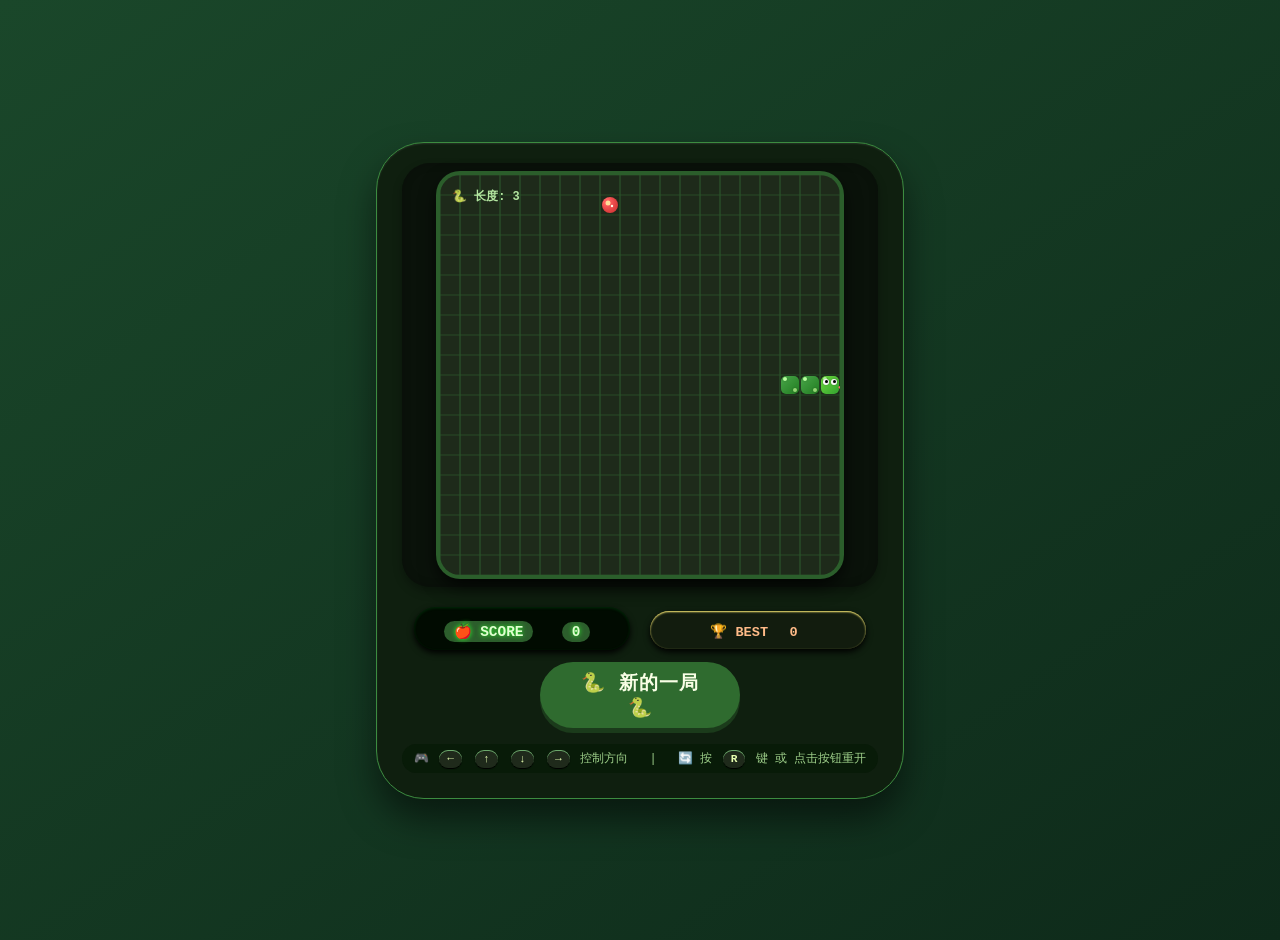
<file: 贪吃蛇.html>
<!DOCTYPE html>
<html lang="zh-CN">
<head>
    <meta charset="UTF-8">
    <meta name="viewport" content="width=device-width, initial-scale=1.0, user-scalable=no">
    <title>贪吃蛇游戏 | 经典街机风</title>
    <style>
        * {
            user-select: none;
            -webkit-tap-highlight-color: transparent;
        }

        body {
            background: linear-gradient(145deg, #1a472a 0%, #0e2a1a 100%);
            min-height: 100vh;
            display: flex;
            justify-content: center;
            align-items: center;
            font-family: 'Segoe UI', 'Press Start 2P', 'Courier New', monospace;
            margin: 0;
            padding: 20px;
        }

        .game-container {
            background: #0f1f0f;
            border-radius: 48px;
            padding: 20px 25px 25px 25px;
            box-shadow: 0 20px 35px rgba(0, 0, 0, 0.5), inset 0 1px 2px rgba(255, 255, 255, 0.1);
            border: 1px solid #3c8c40;
        }

        .game-panel {
            background: #0a120a;
            border-radius: 28px;
            padding: 12px;
            box-shadow: inset 0 0 10px #00000033, 0 5px 10px rgba(0,0,0,0.3);
        }

        canvas {
            display: block;
            margin: 0 auto;
            border-radius: 20px;
            box-shadow: 0 0 0 4px #2b5e2b, 0 8px 20px black;
            background-color: #1e2a1a;
            cursor: pointer;
        }

        .info-area {
            display: flex;
            justify-content: space-between;
            align-items: baseline;
            margin-top: 20px;
            margin-bottom: 12px;
            padding: 0 12px;
            gap: 20px;
            flex-wrap: wrap;
        }

        .score-box {
            background: #010b01;
            padding: 6px 18px;
            border-radius: 40px;
            color: #b3ffaa;
            font-weight: bold;
            font-size: 1.7rem;
            font-family: 'Courier New', monospace;
            letter-spacing: 2px;
            text-shadow: 0 0 5px #2eff2e;
            box-shadow: inset 0 1px 3px #00aa2a33, 0 3px 6px black;
            flex: 1;
            text-align: center;
        }

        .score-box span {
            font-size: 0.9rem;
            background: #2c5e2c;
            padding: 2px 10px;
            border-radius: 30px;
            display: inline-block;
            margin-right: 10px;
            color: #e0ffd0;
            letter-spacing: normal;
        }

        .best-score {
            background: #121c0e;
            padding: 6px 18px;
            border-radius: 40px;
            color: #ffd966;
            font-size: 1.4rem;
            font-weight: bold;
            font-family: monospace;
            box-shadow: inset 0 1px 2px #ffee77, 0 3px 6px black;
            flex: 1;
            text-align: center;
        }

        .best-score span {
            font-size: 0.85rem;
            color: #ffbb88;
            margin-right: 8px;
        }

        .control-bar {
            display: flex;
            justify-content: center;
            margin-top: 12px;
        }

        .restart-btn {
            background: #2f6b2f;
            border: none;
            font-family: inherit;
            font-size: 1.2rem;
            font-weight: bold;
            padding: 8px 28px;
            border-radius: 60px;
            color: #f9ffe6;
            letter-spacing: 1px;
            cursor: pointer;
            transition: 0.1s linear;
            box-shadow: 0 5px 0 #1b3b1b;
            width: 70%;
            max-width: 200px;
        }

        .restart-btn:active {
            transform: translateY(2px);
            box-shadow: 0 2px 0 #1b3b1b;
        }

        .tips {
            text-align: center;
            margin-top: 16px;
            font-size: 0.75rem;
            color: #9ecf8a;
            background: #071a07b3;
            padding: 6px 12px;
            border-radius: 50px;
            backdrop-filter: blur(2px);
        }

        .tips kbd {
            background: #1f2a1b;
            padding: 3px 8px;
            border-radius: 30px;
            font-weight: bold;
            color: #e7ffb0;
            margin: 0 3px;
            font-size: 0.7rem;
            box-shadow: inset 0 1px 0 0 #6ba86b, 0 1px 1px black;
        }

        @media (max-width: 480px) {
            .game-container {
                padding: 12px 15px 20px 15px;
            }
            .score-box, .best-score {
                font-size: 1.2rem;
                padding: 4px 12px;
            }
            .tips {
                font-size: 0.65rem;
            }
        }
    </style>
</head>
<body>
<div>
    <div class="game-container">
        <div class="game-panel">
            <canvas id="snakeCanvas" width="400" height="400"></canvas>
        </div>
        <div class="info-area">
            <div class="score-box">
                <span>🍎 SCORE</span> <span id="currentScore">0</span>
            </div>
            <div class="best-score">
                <span>🏆 BEST</span> <span id="bestScore">0</span>
            </div>
        </div>
        <div class="control-bar">
            <button class="restart-btn" id="restartButton">🐍 新的一局 🐍</button>
        </div>
        <div class="tips">
            🎮 <kbd>←</kbd> <kbd>↑</kbd> <kbd>↓</kbd> <kbd>→</kbd> 控制方向 &nbsp;&nbsp;|&nbsp;&nbsp;
            🔄 按 <kbd>R</kbd> 键 或 点击按钮重开
        </div>
    </div>
</div>

<script>
    (function(){
        // ----- 游戏配置 -----
        const BOARD_SIZE = 20;      // 20x20 网格
        const CELL_SIZE = 20;       // 像素 20px
        const TICK_INTERVAL_MS = 130;  // 移动间隔 130ms (略快、更跟手)
        
        // DOM 元素
        const canvas = document.getElementById('snakeCanvas');
        const ctx = canvas.getContext('2d');
        const currentScoreSpan = document.getElementById('currentScore');
        const bestScoreSpan = document.getElementById('bestScore');
        const restartBtn = document.getElementById('restartButton');
        
        // ----- 游戏状态变量 -----
        let snake = [];             // 蛇身坐标 {x, y}
        let direction = 'RIGHT';    // 当前移动方向
        let directionQueue = [];     // 方向输入缓冲队列（让快速连续转向更跟手）
        let food = { x: 12, y: 12 };
        let score = 0;
        let bestScore = 0;
        let isGameRunning = false;   // 游戏是否进行中 (未结束)
        let gameInterval = null;
        let isWinFlag = false;        // 辅助显示胜利信息（非必要但是用于展示不同文本）
        
        // 辅助常量: 方向向量与反向映射
        const dirMap = {
            'UP':    { x: 0, y: -1, opposite: 'DOWN' },
            'DOWN':  { x: 0, y: 1,  opposite: 'UP' },
            'LEFT':  { x: -1, y: 0, opposite: 'RIGHT' },
            'RIGHT': { x: 1, y: 0,  opposite: 'LEFT' }
        };
        
        // ----- 初始化 & 重置数据 -----
        function initGame() {
            // 重置蛇: 经典3节，位于中部偏左
            snake = [
                { x: 10, y: 10 },
                { x: 9, y: 10 },
                { x: 8, y: 10 }
            ];
            direction = 'RIGHT';
            directionQueue = [];
            score = 0;
            isGameRunning = true;
            isWinFlag = false;
            updateScoreUI();
            
            // 加载本地最高分
            const savedBest = localStorage.getItem('snakeBestScore');
            if(savedBest && !isNaN(parseInt(savedBest))) {
                bestScore = parseInt(savedBest);
            } else {
                bestScore = 0;
            }
            updateBestUI();
            
            // 生成第一个有效食物 (避开蛇身)
            generateValidFood();
            
            // 停止之前的循环
            if(gameInterval) {
                clearInterval(gameInterval);
                gameInterval = null;
            }
            
            // 启动新循环
            gameInterval = setInterval(gameTick, TICK_INTERVAL_MS);
            
            // 重绘画布
            drawCanvas();
        }
        
        // 更新分数UI
        function updateScoreUI() {
            currentScoreSpan.innerText = score;
            // 更新最高分记录（若当前分数打破纪录）
            if(score > bestScore) {
                bestScore = score;
                localStorage.setItem('snakeBestScore', bestScore);
                updateBestUI();
            }
        }
        
        function updateBestUI() {
            bestScoreSpan.innerText = bestScore;
        }
        
        // 获取当前所有空闲格子 (未被蛇占据的格子)
        function getEmptyCells() {
            const occupied = new Set();
            for(let seg of snake) {
                occupied.add(`${seg.x},${seg.y}`);
            }
            const empty = [];
            for(let i = 0; i < BOARD_SIZE; i++) {
                for(let j = 0; j < BOARD_SIZE; j++) {
                    if(!occupied.has(`${i},${j}`)) {
                        empty.push({ x: i, y: j });
                    }
                }
            }
            return empty;
        }
        
        // 生成有效食物 (随机空闲位置)
        function generateValidFood() {
            const emptyCells = getEmptyCells();
            if(emptyCells.length === 0) {
                // 无空格子: 玩家胜利！
                victoryGame();
                return false;
            }
            const randIndex = Math.floor(Math.random() * emptyCells.length);
            food = { ...emptyCells[randIndex] };
            return true;
        }
        
        // 胜利处理 (蛇已满盘)
        function victoryGame() {
            if(!isGameRunning) return;
            isGameRunning = false;
            isWinFlag = true;
            if(gameInterval) {
                clearInterval(gameInterval);
                gameInterval = null;
            }
            drawCanvas(); // 立即绘制胜利画面
        }
        
        // 游戏结束处理 (碰撞)
        function gameOver() {
            if(!isGameRunning) return;
            isGameRunning = false;
            isWinFlag = false;
            if(gameInterval) {
                clearInterval(gameInterval);
                gameInterval = null;
            }
            drawCanvas(); // 绘制结束文字
        }
        
        // 核心碰撞检测 (给定蛇的数组，检测蛇头是否碰撞边界或自身)
        function isCollision(snakeArray) {
            if(!snakeArray.length) return true;
            const head = snakeArray[0];
            // 边界碰撞
            if(head.x < 0 || head.x >= BOARD_SIZE || head.y < 0 || head.y >= BOARD_SIZE) {
                return true;
            }
            // 自身碰撞 (蛇头碰到身体)
            for(let i = 1; i < snakeArray.length; i++) {
                if(snakeArray[i].x === head.x && snakeArray[i].y === head.y) {
                    return true;
                }
            }
            return false;
        }
        
        // 游戏主逻辑 (每一次移动)
        function gameTick() {
            if(!isGameRunning) return;  // 已结束或胜利，停止移动
            
            // 1. 从输入队列取一个有效方向 (不能反向，每帧只消费一次转向)
            while(directionQueue.length > 0) {
                const newDir = directionQueue.shift();
                if(dirMap[newDir] && newDir !== direction && dirMap[newDir].opposite !== direction) {
                    direction = newDir;
                    break;
                }
            }
            
            // 当前移动方向向量
            const moveVec = dirMap[direction];
            if(!moveVec) return;
            
            // 计算新蛇头
            const head = snake[0];
            const newHead = {
                x: head.x + moveVec.x,
                y: head.y + moveVec.y
            };
            
            // 判断是否吃到食物
            const isEating = (newHead.x === food.x && newHead.y === food.y);
            
            let newSnake;
            if(isEating) {
                // 吃到了: 直接在头部加入新头，保留原蛇身 (长度+1)
                newSnake = [newHead, ...snake];
            } else {
                // 没吃到: 头部加入，移除尾部
                newSnake = [newHead, ...snake.slice(0, -1)];
            }
            
            // 碰撞检测 (边界 & 自身)
            if(isCollision(newSnake)) {
                gameOver();
                drawCanvas();
                return;
            }
            
            // 执行更新
            snake = newSnake;
            
            // 处理食物逻辑
            if(isEating) {
                // 增加分数
                score++;
                updateScoreUI();
                // 生成新食物 (基于当前蛇身)
                const success = generateValidFood();
                if(!success) {
                    // 如果无法生成食物，说明蛇已满盘，胜利!
                    victoryGame();
                    drawCanvas();
                    return;
                }
            }
            
            // 重绘画布
            drawCanvas();
        }
        
        // ---------- 华丽绘图模块 ----------
        function drawCanvas() {
            if(!ctx) return;
            // 背景 (棋盘格效果)
            ctx.clearRect(0, 0, canvas.width, canvas.height);
            // 绘制网格线 (半透明)
            ctx.strokeStyle = '#2c552c';
            ctx.lineWidth = 0.8;
            for(let i = 0; i <= BOARD_SIZE; i++) {
                ctx.beginPath();
                ctx.moveTo(i * CELL_SIZE, 0);
                ctx.lineTo(i * CELL_SIZE, canvas.height);
                ctx.stroke();
                ctx.moveTo(0, i * CELL_SIZE);
                ctx.lineTo(canvas.width, i * CELL_SIZE);
                ctx.stroke();
            }
            
            // 绘制食物 (发光红苹果)
            ctx.shadowBlur = 0;
            const fx = food.x * CELL_SIZE;
            const fy = food.y * CELL_SIZE;
            // 渐变食物
            const grad = ctx.createRadialGradient(fx+6, fy+6, 3, fx+10, fy+10, 12);
            grad.addColorStop(0, '#ff5e5e');
            grad.addColorStop(1, '#c72a2a');
            ctx.fillStyle = grad;
            ctx.beginPath();
            ctx.arc(fx + CELL_SIZE/2, fy + CELL_SIZE/2, CELL_SIZE/2 - 2, 0, Math.PI*2);
            ctx.fill();
            ctx.fillStyle = '#ffdd99';
            ctx.beginPath();
            ctx.arc(fx + 8, fy + 8, 2.5, 0, Math.PI*2);
            ctx.fill();
            ctx.fillStyle = '#fff7e8';
            ctx.beginPath();
            ctx.arc(fx + 12, fy + 11, 1.2, 0, Math.PI*2);
            ctx.fill();
            ctx.shadowBlur = 0;
            
            // 绘制蛇身 (渐变鳞片风格)
            for(let i = 0; i < snake.length; i++) {
                const seg = snake[i];
                const segX = seg.x * CELL_SIZE;
                const segY = seg.y * CELL_SIZE;
                const isHead = (i === 0);
                // 蛇身圆角方形
                ctx.shadowBlur = 2;
                ctx.shadowColor = 'rgba(0,0,0,0.3)';
                const radius = 5;
                ctx.beginPath();
                ctx.roundRect(segX + 1, segY + 1, CELL_SIZE - 2, CELL_SIZE - 2, radius);
                if(isHead) {
                    // 蛇头专属: 亮绿渐变 + 眼睛
                    const headGrad = ctx.createLinearGradient(segX, segY, segX+CELL_SIZE, segY+CELL_SIZE);
                    headGrad.addColorStop(0, '#6fdb3c');
                    headGrad.addColorStop(1, '#2f9e2f');
                    ctx.fillStyle = headGrad;
                } else {
                    const bodyGrad = ctx.createLinearGradient(segX, segY, segX+CELL_SIZE, segY+CELL_SIZE);
                    bodyGrad.addColorStop(0, '#4ba84b');
                    bodyGrad.addColorStop(1, '#1f7a1f');
                    ctx.fillStyle = bodyGrad;
                }
                ctx.fill();
                // 添加高亮
                ctx.fillStyle = '#b6ff9e';
                ctx.beginPath();
                ctx.roundRect(segX + 3, segY + 2, 4, 4, 2);
                ctx.fill();
                
                // 蛇头画眼睛
                if(isHead) {
                    ctx.fillStyle = '#ffffff';
                    ctx.beginPath();
                    ctx.arc(segX + 14, segY + 7, 3, 0, Math.PI*2);
                    ctx.fill();
                    ctx.beginPath();
                    ctx.arc(segX + 6, segY + 7, 3, 0, Math.PI*2);
                    ctx.fill();
                    ctx.fillStyle = '#010101';
                    ctx.beginPath();
                    ctx.arc(segX + 14.5, segY + 6.5, 1.5, 0, Math.PI*2);
                    ctx.fill();
                    ctx.beginPath();
                    ctx.arc(segX + 6.5, segY + 6.5, 1.5, 0, Math.PI*2);
                    ctx.fill();
                    // 红信子?
                    ctx.fillStyle = '#ff6b6b';
                    ctx.beginPath();
                    ctx.moveTo(segX + 18, segY + 12);
                    ctx.lineTo(segX + 22, segY + 10);
                    ctx.lineTo(segX + 20, segY + 14);
                    ctx.fill();
                } else {
                    // 身体斑点
                    ctx.fillStyle = '#94d674';
                    ctx.beginPath();
                    ctx.arc(segX + 15, segY + 15, 2, 0, Math.PI*2);
                    ctx.fill();
                }
            }
            ctx.shadowBlur = 0;
            
            // 游戏结束或胜利时覆盖半透明层 + 文字
            if(!isGameRunning) {
                ctx.fillStyle = 'rgba(0, 0, 0, 0.75)';
                ctx.fillRect(0, 0, canvas.width, canvas.height);
                ctx.font = 'bold 20px "Courier New", monospace';
                ctx.fillStyle = '#f5ffb0';
                ctx.shadowBlur = 0;
                ctx.textAlign = 'center';
                if(isWinFlag) {
                    ctx.font = 'bold 24px "Segoe UI", "Press Start 2P", monospace';
                    ctx.fillStyle = '#f9f2b0';
                    ctx.fillText('✨ 完美通关 ✨', canvas.width/2, canvas.height/2 - 20);
                    ctx.font = '16px monospace';
                    ctx.fillStyle = '#d2ffb0';
                    ctx.fillText('满级蛇王！点击重开', canvas.width/2, canvas.height/2 + 25);
                } else {
                    ctx.font = 'bold 26px "Courier New", monospace';
                    ctx.fillStyle = '#ffb87c';
                    ctx.fillText('💀 GAME OVER 💀', canvas.width/2, canvas.height/2 - 15);
                    ctx.font = '14px monospace';
                    ctx.fillStyle = '#d4ffb0';
                    ctx.fillText('点击按钮 或 按 R 键继续', canvas.width/2, canvas.height/2 + 30);
                }
                ctx.textAlign = 'left';
            }
            
            // 额外在左上角显示长度趣味提示
            ctx.font = 'bold 12px monospace';
            ctx.fillStyle = '#b3e6a0';
            ctx.shadowBlur = 0;
            ctx.fillText(`🐍 长度: ${snake.length}`, 12, 25);
        }
        
        // ----- 方向控制 (键盘)-----
        function handleKeydown(e) {
            const key = e.key;
            // 预防页面滚动
            if(key === 'ArrowUp' || key === 'ArrowDown' || key === 'ArrowLeft' || key === 'ArrowRight') {
                e.preventDefault();
            }
            
            // 重启快捷键 R / r
            if(key === 'r' || key === 'R') {
                e.preventDefault();
                restartGame();
                return;
            }
            
            // 仅当游戏运行时才能改变方向
            if(!isGameRunning) return;
            
            let newDir = null;
            if(key === 'ArrowUp') newDir = 'UP';
            else if(key === 'ArrowDown') newDir = 'DOWN';
            else if(key === 'ArrowLeft') newDir = 'LEFT';
            else if(key === 'ArrowRight') newDir = 'RIGHT';
            
            if(newDir) {
                // 以队尾方向(没有则当前方向)为基准校验，支持快速连续转向，最多缓冲 2 次
                const ref = directionQueue.length > 0 ? directionQueue[directionQueue.length - 1] : direction;
                if(dirMap[newDir] && newDir !== ref && dirMap[newDir].opposite !== ref) {
                    if(directionQueue.length < 3) directionQueue.push(newDir);
                }
            }
        }
        
        // 重启游戏函数 (完全重置)
        function restartGame() {
            // 清除旧计时防止双循环
            if(gameInterval) {
                clearInterval(gameInterval);
                gameInterval = null;
            }
            // 重置全局变量
            initGame();
            drawCanvas();
        }
        
        // ----- 补充 canvas roundRect 方法 (兼容) -----
        if(!CanvasRenderingContext2D.prototype.roundRect) {
            CanvasRenderingContext2D.prototype.roundRect = function(x, y, w, h, r) {
                if (w < 2 * r) r = w / 2;
                if (h < 2 * r) r = h / 2;
                this.moveTo(x+r, y);
                this.lineTo(x+w-r, y);
                this.quadraticCurveTo(x+w, y, x+w, y+r);
                this.lineTo(x+w, y+h-r);
                this.quadraticCurveTo(x+w, y+h, x+w-r, y+h);
                this.lineTo(x+r, y+h);
                this.quadraticCurveTo(x, y+h, x, y+h-r);
                this.lineTo(x, y+r);
                this.quadraticCurveTo(x, y, x+r, y);
                return this;
            };
        }
        
        // 窗口加载 & 添加事件
        window.addEventListener('load', () => {
            initGame();
            drawCanvas();
            window.addEventListener('keydown', handleKeydown);
            restartBtn.addEventListener('click', () => {
                restartGame();
            });
        });
        
        // 可选: 清理定时器防止后台累积 (但在页面刷新或关闭时无需额外操作)
        window.addEventListener('beforeunload', () => {
            if(gameInterval) clearInterval(gameInterval);
        });
    })();
</script>
</body>
</html>
</file>
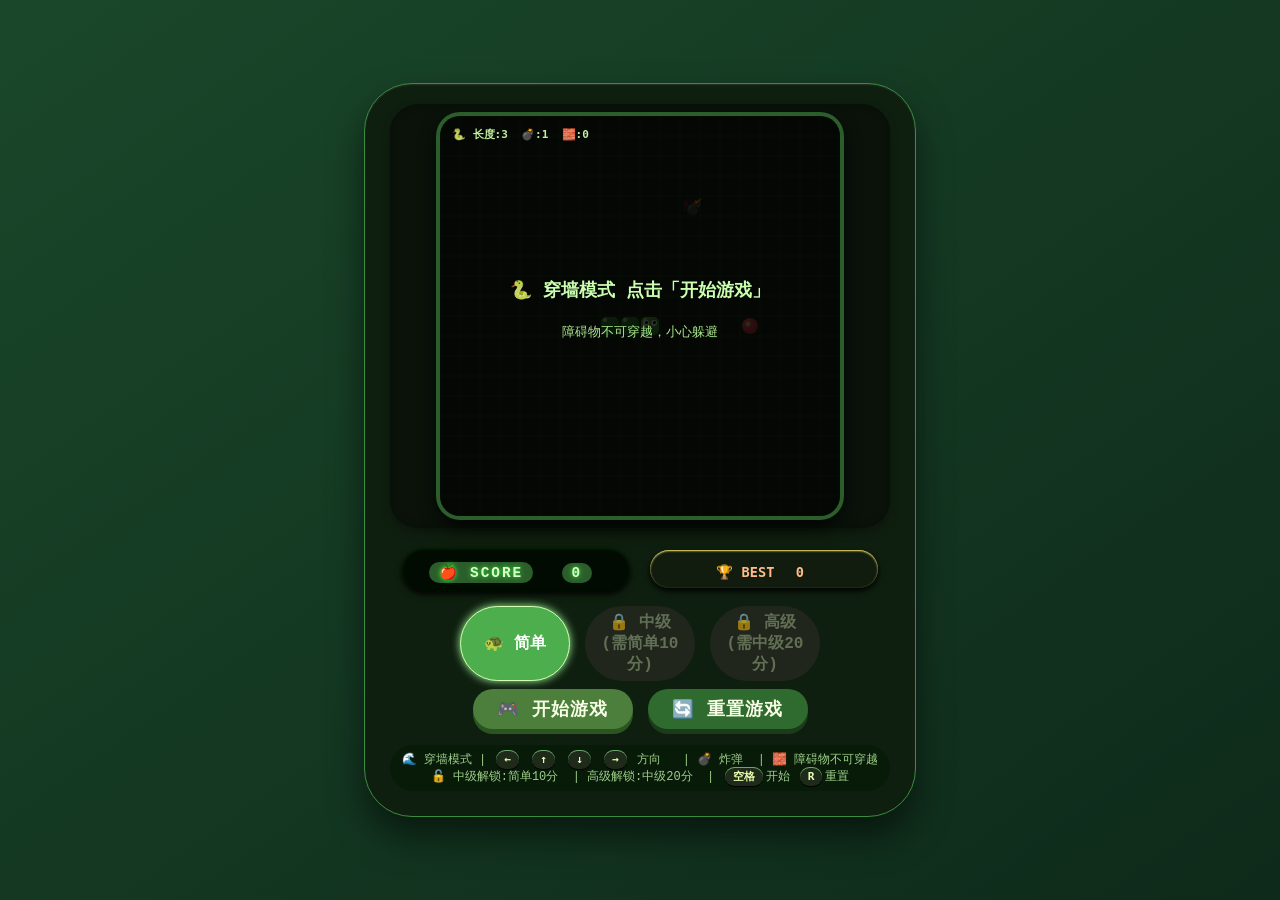
<file: 6.3/bubble贪吃蛇.html>
<!DOCTYPE html>
<html lang="zh-CN">
<head>
    <meta charset="UTF-8">
    <meta name="viewport" content="width=device-width, initial-scale=1.0, user-scalable=no">
    <title>贪吃蛇·障碍物挑战 | 穿墙模式 难度解锁</title>
    <style>
        * {
            user-select: none;
            -webkit-tap-highlight-color: transparent;
            box-sizing: border-box;
        }

        body {
            background: linear-gradient(145deg, #1a472a 0%, #0e2a1a 100%);
            min-height: 100vh;
            display: flex;
            justify-content: center;
            align-items: center;
            font-family: 'Segoe UI', 'Press Start 2P', 'Courier New', monospace;
            margin: 0;
            padding: 20px;
        }

        .game-container {
            background: #0f1f0f;
            border-radius: 48px;
            padding: 20px 25px 25px 25px;
            box-shadow: 0 20px 35px rgba(0, 0, 0, 0.5), inset 0 1px 2px rgba(255, 255, 255, 0.1);
            border: 1px solid #3c8c40;
        }

        .game-panel {
            background: #0a120a;
            border-radius: 28px;
            padding: 12px;
            box-shadow: inset 0 0 10px #00000033, 0 5px 10px rgba(0,0,0,0.3);
        }

        canvas {
            display: block;
            margin: 0 auto;
            border-radius: 20px;
            box-shadow: 0 0 0 4px #2b5e2b, 0 8px 20px black;
            background-color: #1e2a1a;
            cursor: pointer;
        }

        .info-area {
            display: flex;
            justify-content: space-between;
            align-items: baseline;
            margin-top: 20px;
            margin-bottom: 12px;
            padding: 0 12px;
            gap: 20px;
            flex-wrap: wrap;
        }

        .score-box {
            background: #010b01;
            padding: 6px 18px;
            border-radius: 40px;
            color: #b3ffaa;
            font-weight: bold;
            font-size: 1.7rem;
            font-family: 'Courier New', monospace;
            letter-spacing: 2px;
            text-shadow: 0 0 5px #2eff2e;
            box-shadow: inset 0 1px 3px #00aa2a33, 0 3px 6px black;
            flex: 1;
            text-align: center;
        }

        .score-box span {
            font-size: 0.9rem;
            background: #2c5e2c;
            padding: 2px 10px;
            border-radius: 30px;
            display: inline-block;
            margin-right: 10px;
            color: #e0ffd0;
        }

        .best-score {
            background: #121c0e;
            padding: 6px 18px;
            border-radius: 40px;
            color: #ffd966;
            font-size: 1.4rem;
            font-weight: bold;
            font-family: monospace;
            box-shadow: inset 0 1px 2px #ffee77, 0 3px 6px black;
            flex: 1;
            text-align: center;
        }

        .best-score span {
            font-size: 0.85rem;
            color: #ffbb88;
            margin-right: 8px;
        }

        .difficulty-bar {
            display: flex;
            justify-content: center;
            gap: 15px;
            margin: 15px 0 8px;
        }
        .difficulty-btn {
            background: #2a3b2a;
            border: none;
            font-family: inherit;
            font-weight: bold;
            font-size: 1rem;
            padding: 6px 16px;
            border-radius: 60px;
            color: #cbdfb5;
            cursor: pointer;
            transition: 0.1s linear;
            box-shadow: 0 3px 0 #141f14;
            flex: 1;
            max-width: 110px;
        }
        .difficulty-btn.active {
            background: #4cae4c;
            color: white;
            box-shadow: 0 0 8px #a0ff9e;
            border: 1px solid #d4ffb0;
        }
        .difficulty-btn.locked {
            background: #2a2a24;
            color: #8f9b7a;
            cursor: not-allowed;
            opacity: 0.65;
            box-shadow: none;
            transform: none;
        }
        .control-bar {
            display: flex;
            justify-content: center;
            gap: 15px;
            margin-top: 8px;
        }

        .action-btn {
            background: #2f6b2f;
            border: none;
            font-family: inherit;
            font-size: 1.1rem;
            font-weight: bold;
            padding: 8px 20px;
            border-radius: 60px;
            color: #f9ffe6;
            letter-spacing: 1px;
            cursor: pointer;
            transition: 0.1s linear;
            box-shadow: 0 5px 0 #1b3b1b;
            flex: 1;
            max-width: 160px;
        }
        .action-btn:active {
            transform: translateY(2px);
            box-shadow: 0 2px 0 #1b3b1b;
        }
        #startBtn {
            background: #4c7e3c;
            box-shadow: 0 5px 0 #2c5420;
        }

        .tips {
            text-align: center;
            margin-top: 16px;
            font-size: 0.75rem;
            color: #9ecf8a;
            background: #071a07b3;
            padding: 6px 12px;
            border-radius: 50px;
            backdrop-filter: blur(2px);
        }

        .tips kbd {
            background: #1f2a1b;
            padding: 3px 8px;
            border-radius: 30px;
            font-weight: bold;
            color: #e7ffb0;
            margin: 0 3px;
            font-size: 0.7rem;
            box-shadow: inset 0 1px 0 0 #6ba86b, 0 1px 1px black;
        }

        @media (max-width: 480px) {
            .game-container {
                padding: 12px 15px 20px 15px;
            }
            .score-box, .best-score {
                font-size: 1.2rem;
                padding: 4px 12px;
            }
            .difficulty-btn {
                font-size: 0.75rem;
                padding: 4px 8px;
            }
            .action-btn {
                font-size: 0.9rem;
                padding: 6px 12px;
            }
            .tips {
                font-size: 0.65rem;
            }
        }
    </style>
</head>
<body>
<div>
    <div class="game-container">
        <div class="game-panel">
            <canvas id="snakeCanvas" width="400" height="400"></canvas>
        </div>
        <div class="info-area">
            <div class="score-box">
                <span>🍎 SCORE</span> <span id="currentScore">0</span>
            </div>
            <div class="best-score">
                <span>🏆 BEST</span> <span id="bestScore">0</span>
            </div>
        </div>
        
        <div class="difficulty-bar">
            <button class="difficulty-btn" data-diff="easy">🐢 简单</button>
            <button class="difficulty-btn" data-diff="medium" id="mediumBtn">⚡ 中级(有障碍)</button>
            <button class="difficulty-btn" data-diff="hard" id="hardBtn">💀 高级(四边障碍)</button>
        </div>
        
        <div class="control-bar">
            <button class="action-btn" id="startBtn">🎮 开始游戏</button>
            <button class="action-btn" id="restartButton">🔄 重置游戏</button>
        </div>
        <div class="tips">
            🌊 穿墙模式 | <kbd>←</kbd> <kbd>↑</kbd> <kbd>↓</kbd> <kbd>→</kbd> 方向 &nbsp;&nbsp;| 💣 炸弹 &nbsp;| 🧱 障碍物不可穿越<br>
            🔓 中级解锁:简单10分 &nbsp;| 高级解锁:中级20分 &nbsp;| <kbd>空格</kbd>开始 <kbd>R</kbd>重置
        </div>
    </div>
</div>

<script>
    (function(){
        // ---------- 嘲讽文案库（50句随机）----------
        const TAUNT_LIST = [
            "😏 就这？ 蛇都替你丢脸", "🤡 你的操作像没睡醒", "💩 键盘上撒把米，鸡都玩得比你好", "🐌 你这速度，乌龟都笑了", "🤣 贪吃蛇被你玩成碰碰车", 
            "🧠 脑子是个好东西，可惜你没有", "🎮 建议卸载游戏保平安", "🥬 菜就多练，别出来献丑", "👻 蛇都看不下去自尽了", "💔 炸弹不炸你炸谁？",
            "🍌 你的反应比树懒还慢", "🎪 马戏团缺个小丑，就你了", "😭 求求你别玩了，蛇要抑郁了", "💢 这操作，我家猫踩键盘都更强", "🔥 0分表演，建议重开",
            "🕹️ 方向键被狗啃了？", "🧨 炸弹就喜欢你这种莽夫", "🤦 这波死法，教科书级反面案例", "🐍 蛇说：我太难了，带不动", "🎯 精准送死，无人能敌",
            "😵 你的贪吃蛇得了帕金森？", "🍂 菜得安详，下次再来", "💣 炸弹：感谢老铁送的人头", "🥴 迷之走位，阎王点赞", "🤌 这局输在智商欠费",
            "🦥 树懒看了都摇头", "🐢 龟龟：兄弟你比我慢", "🧠 脑回路被堵了？", "🎭 年度最烂操作候选", "💀 死亡如风，常伴汝身",
            "🚫 游戏体验毁灭者", "🧟 僵尸都比你灵活", "🍳 下饭操作，米饭杀手", "📉 技术滑坡，不忍直视", "🎲 运气差？不，是人菜", 
            "🔁 重开吧，这蛇没救了", "🧹 菜鸡扫帚，一扫而空", "💨 操作稀碎，蛇都叹气", "🐛 你玩的不是贪吃蛇，是寻死模拟器", "⚰️ 棺材板压不住了",
            "🥉 反向竞速第一名", "🎰 赌博式走位，输光光", "🤖 AI看了想格式化", "🧩 你这脑子拼图都缺块", "🕳️ 自己挖坑自己跳", "🔥 炸得漂亮，再来一局？",
            "👎 负分操作，堪称艺术", "🍄 毒蘑菇吃多了？", "🐓 菜鸡啄米都比你准", "🧨 炸弹：精准打击菜鸟", "💥 砰！菜爆了"
        ];
        
        // ----- 游戏配置 -----
        const BOARD_SIZE = 20;
        const CELL_SIZE = 20;
        const DIFFICULTY_SETTINGS = {
            easy:   { speed: 200, bombCount: 1, name: "简单", unlockScore: 0 },      
            medium: { speed: 135, bombCount: 1, name: "中级", unlockScore: 10 },     
            hard:   { speed: 105, bombCount: 2, name: "高级", unlockScore: 20 }      
        };
        
        // DOM 元素
        const canvas = document.getElementById('snakeCanvas');
        const ctx = canvas.getContext('2d');
        const currentScoreSpan = document.getElementById('currentScore');
        const bestScoreSpan = document.getElementById('bestScore');
        const restartBtn = document.getElementById('restartButton');
        const startBtn = document.getElementById('startBtn');
        const diffBtns = document.querySelectorAll('.difficulty-btn');
        
        // ----- 游戏全局变量 -----
        let snake = [];             
        let direction = 'RIGHT';
        let nextDirection = 'RIGHT';
        let food = { x: 15, y: 15 };
        let bombs = [];            
        let obstacles = new Set();   // 存储障碍物坐标字符串 "x,y"
        let score = 0;
        let bestScore = 0;
        let isGameRunning = false;
        let isGameOverFlag = false;
        let isWinFlag = false;
        let gameInterval = null;
        let currentDifficulty = 'easy';
        let currentTaunt = "";
        
        // 解锁状态
        let unlocks = { easy: true, medium: false, hard: false };
        
        // 方向映射
        const dirMap = {
            'UP':    { x: 0, y: -1, opposite: 'DOWN' },
            'DOWN':  { x: 0, y: 1,  opposite: 'UP' },
            'LEFT':  { x: -1, y: 0, opposite: 'RIGHT' },
            'RIGHT': { x: 1, y: 0,  opposite: 'LEFT' }
        };
        
        // 穿墙函数
        function wrapPosition(coord) {
            let newX = coord.x;
            let newY = coord.y;
            if (newX < 0) newX = BOARD_SIZE - 1;
            if (newX >= BOARD_SIZE) newX = 0;
            if (newY < 0) newY = BOARD_SIZE - 1;
            if (newY >= BOARD_SIZE) newY = 0;
            return { x: newX, y: newY };
        }
        
        // ---------- 障碍物生成（基于难度）----------
        function generateObstaclesForDifficulty(difficulty) {
            obstacles.clear();
            if (difficulty === 'medium') {
                // 中级模式：左上和右下两个顶点两侧7个格处设置垂直于边界7个格的L型障碍
                // 左上角区域: 顶点(0,0) 两侧7格 -> 从(7,0)到(7,7)竖线，以及从(0,7)到(7,7)横线？ 按照描述“距离左上顶点两侧7个格处设置垂直于边界7个格的L型障碍”
                // 理解为: 左上顶点向右7格 和 向下7格 交汇处形成一个L型，即竖线 x=7 从 y=0 到 y=7，横线 y=7 从 x=0 到 x=7 (不重复计算交点)
                for (let y = 0; y <= 7; y++) {
                    obstacles.add(`7,${y}`);
                }
                for (let x = 0; x <= 6; x++) {  // 避免重复添加(7,7)已在竖线添加
                    obstacles.add(`${x},7`);
                }
                // 右下顶点(19,19) 两侧7个格 -> 向左7格和向上7格形成L型: 竖线 x=12 从 y=12 到 y=19, 横线 y=12 从 x=12 到 x=19
                for (let y = 12; y <= 19; y++) {
                    obstacles.add(`12,${y}`);
                }
                for (let x = 13; x <= 19; x++) { // 避免重复(12,12)
                    obstacles.add(`${x},12`);
                }
            } 
            else if (difficulty === 'hard') {
                // 高级模式：每条边距离顺时针侧顶点5个格处设置垂直于边界8个格的障碍
                // 顺时针方向: 上边从左到右，右边从上到下，下边从右到左，左边从下到上
                // 上边: 距离左上顶点(0,0)顺时针5格 -> x=5, 垂直于边界(向下)8格 => (5,0)到(5,7)
                for (let y = 0; y <= 7; y++) {
                    obstacles.add(`5,${y}`);
                }
                // 右边: 距离右上顶点(19,0)顺时针5格 -> y=5, 垂直于边界(向左)8格 => x从12到19, y=5
                for (let x = 12; x <= 19; x++) {
                    obstacles.add(`${x},5`);
                }
                // 下边: 距离右下顶点(19,19)顺时针5格 -> x=14, 垂直于边界(向上)8格 => y从12到19, x=14
                for (let y = 12; y <= 19; y++) {
                    obstacles.add(`14,${y}`);
                }
                // 左边: 距离左下顶点(0,19)顺时针5格 -> y=14, 垂直于边界(向右)8格 => x从0到7, y=14
                for (let x = 0; x <= 7; x++) {
                    obstacles.add(`${x},14`);
                }
            }
            // 简单模式无障碍物
        }
        
        // 检查某坐标是否在障碍物上
        function isObstacle(x, y) {
            return obstacles.has(`${x},${y}`);
        }
        
        // 获取所有被占用的格子（蛇身+炸弹+障碍物）
        function getAllOccupied() {
            const occupied = new Set();
            for(let seg of snake) occupied.add(`${seg.x},${seg.y}`);
            for(let bomb of bombs) occupied.add(`${bomb.x},${bomb.y}`);
            for(let obs of obstacles) occupied.add(obs);
            return occupied;
        }
        
        function getEmptyCells(excludeCoords = []) {
            const occupied = getAllOccupied();
            for(let coord of excludeCoords) occupied.add(`${coord.x},${coord.y}`);
            const empty = [];
            for(let i=0; i<BOARD_SIZE; i++) {
                for(let j=0; j<BOARD_SIZE; j++) {
                    if(!occupied.has(`${i},${j}`)) empty.push({x:i, y:j});
                }
            }
            return empty;
        }
        
        function generateValidFood() {
            const exclude = [...bombs];
            const empty = getEmptyCells(exclude);
            if(empty.length === 0) return false;
            const rand = Math.floor(Math.random() * empty.length);
            food = { ...empty[rand] };
            return true;
        }
        
        function generateBombs() {
            const bombCount = getCurrentBombCount();
            const occupied = getAllOccupied();
            // 食物暂时不算在生成炸弹的占位中，但炸弹不能与食物重叠，后面会过滤
            let available = [];
            for(let i=0;i<BOARD_SIZE;i++) {
                for(let j=0;j<BOARD_SIZE;j++) {
                    if(!occupied.has(`${i},${j}`) && !(i === food.x && j === food.y)) {
                        available.push({x:i, y:j});
                    }
                }
            }
            let toGenerate = Math.min(bombCount, available.length);
            let newBombs = [];
            for(let i=0; i<toGenerate; i++) {
                if(available.length === 0) break;
                const randIdx = Math.floor(Math.random() * available.length);
                newBombs.push({...available[randIdx]});
                available.splice(randIdx, 1);
            }
            bombs = newBombs;
        }
        
        function refreshBombs() {
            generateBombs();
        }
        
        function isHeadOnBomb(head) {
            return bombs.some(b => b.x === head.x && b.y === head.y);
        }
        
        function getRandomTaunt() {
            return TAUNT_LIST[Math.floor(Math.random() * TAUNT_LIST.length)];
        }
        
        // 解锁系统
        function loadUnlockStatus() {
            const saved = localStorage.getItem('snakeUnlocks_v2');
            if(saved) {
                try{
                    const data = JSON.parse(saved);
                    if(data.medium !== undefined) unlocks.medium = data.medium;
                    if(data.hard !== undefined) unlocks.hard = data.hard;
                }catch(e){}
            }
            unlocks.easy = true;
            const savedBest = localStorage.getItem('snakeBestScore');
            let highScore = 0;
            if(savedBest && !isNaN(parseInt(savedBest))) highScore = parseInt(savedBest);
            if(!unlocks.medium && highScore >= DIFFICULTY_SETTINGS.medium.unlockScore) unlocks.medium = true;
            if(!unlocks.hard && highScore >= DIFFICULTY_SETTINGS.hard.unlockScore) unlocks.hard = true;
            saveUnlockStatus();
        }
        
        function saveUnlockStatus() {
            localStorage.setItem('snakeUnlocks_v2', JSON.stringify({ medium: unlocks.medium, hard: unlocks.hard }));
        }
        
        function checkScoreUnlock(currentScore, difficulty) {
            let changed = false;
            if(difficulty === 'easy' && !unlocks.medium && currentScore >= DIFFICULTY_SETTINGS.medium.unlockScore) {
                unlocks.medium = true;
                changed = true;
            }
            if(difficulty === 'medium' && !unlocks.hard && currentScore >= DIFFICULTY_SETTINGS.hard.unlockScore) {
                unlocks.hard = true;
                changed = true;
            }
            if(changed) {
                saveUnlockStatus();
                updateDifficultyButtonsUI();
                if(unlocks.medium && difficulty==='easy') showUnlockToast("⚡ 中级难度已解锁！新增L型障碍物");
                if(unlocks.hard && difficulty==='medium') showUnlockToast("💀 高级难度已解锁！新增四边垂直障碍");
            }
        }
        
        function showUnlockToast(msg) {
            const tipsDiv = document.querySelector('.tips');
            const oldText = tipsDiv.innerHTML;
            tipsDiv.innerHTML = `✨ ${msg} ✨`;
            setTimeout(() => {
                if(tipsDiv) tipsDiv.innerHTML = oldText;
            }, 2500);
        }
        
        function updateDifficultyButtonsUI() {
            diffBtns.forEach(btn => {
                const diff = btn.getAttribute('data-diff');
                if(diff === 'easy') {
                    btn.classList.remove('locked');
                    btn.disabled = false;
                } else if(diff === 'medium') {
                    if(unlocks.medium) {
                        btn.classList.remove('locked');
                        btn.disabled = false;
                        btn.innerText = '⚡ 中级(有障碍)';
                    } else {
                        btn.classList.add('locked');
                        btn.disabled = true;
                        btn.innerText = '🔒 中级(需简单10分)';
                    }
                } else if(diff === 'hard') {
                    if(unlocks.hard) {
                        btn.classList.remove('locked');
                        btn.disabled = false;
                        btn.innerText = '💀 高级(四边障碍)';
                    } else {
                        btn.classList.add('locked');
                        btn.disabled = true;
                        btn.innerText = '🔒 高级(需中级20分)';
                    }
                }
                if(currentDifficulty === diff && !btn.disabled) {
                    btn.classList.add('active');
                } else {
                    btn.classList.remove('active');
                }
            });
        }
        
        function setDifficulty(level, resetAndStop=true) {
            if(level === currentDifficulty) return;
            if(!unlocks[level] && level !== 'easy') {
                showUnlockToast(`⚠️ 未解锁 ${DIFFICULTY_SETTINGS[level].name} 难度！`);
                return;
            }
            currentDifficulty = level;
            updateDifficultyButtonsUI();
            if(resetAndStop) {
                fullResetToIdle();
            }
        }
        
        function getCurrentBombCount() {
            return DIFFICULTY_SETTINGS[currentDifficulty].bombCount;
        }
        function getCurrentSpeed() {
            return DIFFICULTY_SETTINGS[currentDifficulty].speed;
        }
        
        // 游戏结束/胜利
        function gameOver(byBomb = false) {
            if(!isGameRunning) return;
            isGameRunning = false;
            isGameOverFlag = true;
            isWinFlag = false;
            currentTaunt = getRandomTaunt();
            if(byBomb) currentTaunt = "💣 " + currentTaunt + " 💣";
            if(gameInterval) {
                clearInterval(gameInterval);
                gameInterval = null;
            }
            drawCanvas();
        }
        
        function victoryGame() {
            if(!isGameRunning) return;
            isGameRunning = false;
            isGameOverFlag = true;
            isWinFlag = true;
            currentTaunt = "";
            if(gameInterval) {
                clearInterval(gameInterval);
                gameInterval = null;
            }
            drawCanvas();
        }
        
        // 自身碰撞检测（排除障碍物已单独处理）
        function isSelfCollision(snakeArray) {
            if(!snakeArray.length) return true;
            const head = snakeArray[0];
            for(let i=1; i<snakeArray.length; i++) {
                if(snakeArray[i].x === head.x && snakeArray[i].y === head.y) return true;
            }
            return false;
        }
        
        // 核心移动逻辑（带穿墙 + 障碍物碰撞）
        function gameTick() {
            if(!isGameRunning) return;
            
            if (dirMap[nextDirection] && dirMap[nextDirection].opposite !== direction) {
                direction = nextDirection;
            }
            const moveVec = dirMap[direction];
            if(!moveVec) return;
            const head = snake[0];
            let rawNewHead = {
                x: head.x + moveVec.x,
                y: head.y + moveVec.y
            };
            const newHead = wrapPosition(rawNewHead);
            
            // 障碍物碰撞检测（撞到障碍物直接死亡）
            if(isObstacle(newHead.x, newHead.y)) {
                gameOver(false);
                drawCanvas();
                return;
            }
            
            const isEating = (newHead.x === food.x && newHead.y === food.y);
            let newSnake;
            if(isEating) {
                newSnake = [newHead, ...snake];
            } else {
                newSnake = [newHead, ...snake.slice(0, -1)];
            }
            
            if(isSelfCollision(newSnake)) {
                gameOver(false);
                drawCanvas();
                return;
            }
            
            if(isHeadOnBomb(newHead)) {
                gameOver(true);
                drawCanvas();
                return;
            }
            
            snake = newSnake;
            
            if(isEating) {
                score++;
                updateScoreUI();
                checkScoreUnlock(score, currentDifficulty);
                const success = generateValidFood();
                if(!success) {
                    victoryGame();
                    drawCanvas();
                    return;
                }
                refreshBombs();
            }
            drawCanvas();
        }
        
        function updateScoreUI() {
            currentScoreSpan.innerText = score;
            if(score > bestScore) {
                bestScore = score;
                localStorage.setItem('snakeBestScore', bestScore);
                updateBestUI();
                checkScoreUnlock(bestScore, currentDifficulty);
            }
        }
        function updateBestUI() {
            bestScoreSpan.innerText = bestScore;
        }
        
        // 重置游戏到静止状态（根据当前难度重新生成障碍物）
        function fullResetToIdle() {
            if(gameInterval) {
                clearInterval(gameInterval);
                gameInterval = null;
            }
            // 重置蛇
            snake = [
                { x: 10, y: 10 },
                { x: 9, y: 10 },
                { x: 8, y: 10 }
            ];
            direction = 'RIGHT';
            nextDirection = 'RIGHT';
            score = 0;
            isGameRunning = false;
            isGameOverFlag = false;
            isWinFlag = false;
            currentTaunt = "";
            updateScoreUI();
            
            const savedBest = localStorage.getItem('snakeBestScore');
            if(savedBest && !isNaN(parseInt(savedBest))) bestScore = parseInt(savedBest);
            else bestScore = 0;
            updateBestUI();
            
            // 生成当前难度的障碍物
            generateObstaclesForDifficulty(currentDifficulty);
            
            // 清空炸弹，生成有效食物（避开障碍物+蛇）
            bombs = [];
            if(!generateValidFood()) {
                // 紧急避难：找一个空闲格子
                for(let i=0;i<BOARD_SIZE;i++) {
                    let found=false;
                    for(let j=0;j<BOARD_SIZE;j++) {
                        if(!isObstacle(i,j) && !snake.some(s=>s.x===i && s.y===j)) {
                            food={x:i,y:j}; found=true; break;
                        }
                    }
                    if(found) break;
                }
            }
            generateBombs();
            drawCanvas();
        }
        
        function startGame() {
            if(isGameRunning) return;
            if(isGameOverFlag) {
                fullResetToIdle();
            }
            if(gameInterval) {
                clearInterval(gameInterval);
                gameInterval = null;
            }
            isGameRunning = true;
            isGameOverFlag = false;
            isWinFlag = false;
            const speed = getCurrentSpeed();
            gameInterval = setInterval(gameTick, speed);
            drawCanvas();
        }
        
        function onDifficultyChange(level) {
            setDifficulty(level, true);
        }
        
        // 绘图模块（包含障碍物渲染）
        function drawCanvas() {
            if(!ctx) return;
            ctx.clearRect(0, 0, canvas.width, canvas.height);
            ctx.strokeStyle = '#2c552c';
            ctx.lineWidth = 0.8;
            for(let i=0; i<=BOARD_SIZE; i++) {
                ctx.beginPath();
                ctx.moveTo(i*CELL_SIZE, 0);
                ctx.lineTo(i*CELL_SIZE, canvas.height);
                ctx.stroke();
                ctx.beginPath();
                ctx.moveTo(0, i*CELL_SIZE);
                ctx.lineTo(canvas.width, i*CELL_SIZE);
                ctx.stroke();
            }
            
            // 绘制障碍物（深灰色石墙）
            for(let obs of obstacles) {
                const [x,y] = obs.split(',').map(Number);
                const ox = x * CELL_SIZE, oy = y * CELL_SIZE;
                ctx.fillStyle = '#5a4a3a';
                ctx.shadowBlur = 2;
                ctx.fillRect(ox+1, oy+1, CELL_SIZE-2, CELL_SIZE-2);
                ctx.fillStyle = '#8b6946';
                ctx.fillRect(ox+3, oy+3, CELL_SIZE-6, CELL_SIZE-6);
                ctx.fillStyle = '#b87c4f';
                for(let i=0;i<3;i++) {
                    ctx.fillRect(ox+5+i*4, oy+12, 2, 4);
                }
                ctx.fillStyle = '#6b4c2c';
                ctx.fillRect(ox+10, oy+4, 3, 8);
                ctx.shadowBlur = 0;
            }
            
            // 食物
            const fx = food.x * CELL_SIZE, fy = food.y * CELL_SIZE;
            const grad = ctx.createRadialGradient(fx+6, fy+6, 3, fx+10, fy+10, 12);
            grad.addColorStop(0, '#ff5e5e');
            grad.addColorStop(1, '#c72a2a');
            ctx.fillStyle = grad;
            ctx.beginPath();
            ctx.arc(fx + CELL_SIZE/2, fy + CELL_SIZE/2, CELL_SIZE/2 - 2, 0, Math.PI*2);
            ctx.fill();
            ctx.fillStyle = '#ffdd99';
            ctx.beginPath();
            ctx.arc(fx+8, fy+8, 2.5, 0, Math.PI*2);
            ctx.fill();
            
            // 炸弹
            for(let b of bombs) {
                const bx = b.x * CELL_SIZE, by = b.y * CELL_SIZE;
                ctx.fillStyle = '#2d2d2d';
                ctx.shadowBlur = 3;
                ctx.beginPath();
                ctx.arc(bx+CELL_SIZE/2, by+CELL_SIZE/2, CELL_SIZE/2-2, 0, Math.PI*2);
                ctx.fill();
                ctx.fillStyle = '#a1221a';
                ctx.beginPath();
                ctx.arc(bx+6, by+8, 2, 0, Math.PI*2);
                ctx.fill();
                ctx.beginPath();
                ctx.arc(bx+14, by+8, 2, 0, Math.PI*2);
                ctx.fill();
                ctx.fillStyle = '#e0e0e0';
                ctx.font = `bold ${CELL_SIZE-6}px monospace`;
                ctx.fillText("💣", bx+5, by+16);
                ctx.fillStyle = '#ff8800';
                ctx.beginPath();
                ctx.moveTo(bx+18, by+4);
                ctx.lineTo(bx+22, by+2);
                ctx.lineTo(bx+19, by+7);
                ctx.fill();
                ctx.shadowBlur = 0;
            }
            
            // 蛇
            for(let i=0; i<snake.length; i++) {
                const seg = snake[i];
                const segX = seg.x*CELL_SIZE, segY = seg.y*CELL_SIZE;
                const isHead = (i===0);
                ctx.shadowBlur = 2;
                ctx.beginPath();
                ctx.roundRect(segX+1, segY+1, CELL_SIZE-2, CELL_SIZE-2, 5);
                const gradBody = ctx.createLinearGradient(segX, segY, segX+CELL_SIZE, segY+CELL_SIZE);
                if(isHead) {
                    gradBody.addColorStop(0, '#6fdb3c');
                    gradBody.addColorStop(1, '#2f9e2f');
                } else {
                    gradBody.addColorStop(0, '#4ba84b');
                    gradBody.addColorStop(1, '#1f7a1f');
                }
                ctx.fillStyle = gradBody;
                ctx.fill();
                ctx.fillStyle = '#b6ff9e';
                ctx.beginPath();
                ctx.roundRect(segX+3, segY+2, 4, 4, 2);
                ctx.fill();
                if(isHead) {
                    ctx.fillStyle = '#fff';
                    ctx.beginPath();
                    ctx.arc(segX+14, segY+7, 3, 0, Math.PI*2);
                    ctx.fill();
                    ctx.beginPath();
                    ctx.arc(segX+6, segY+7, 3, 0, Math.PI*2);
                    ctx.fill();
                    ctx.fillStyle = '#010101';
                    ctx.beginPath();
                    ctx.arc(segX+14.5, segY+6.5, 1.5, 0, Math.PI*2);
                    ctx.fill();
                    ctx.beginPath();
                    ctx.arc(segX+6.5, segY+6.5, 1.5, 0, Math.PI*2);
                    ctx.fill();
                }
            }
            ctx.shadowBlur = 0;
            
            // 覆盖层
            if(!isGameRunning) {
                ctx.fillStyle = 'rgba(0, 0, 0, 0.82)';
                ctx.fillRect(0, 0, canvas.width, canvas.height);
                ctx.textAlign = 'center';
                if(isGameOverFlag && isWinFlag) {
                    ctx.font = 'bold 22px "Courier New", monospace';
                    ctx.fillStyle = '#f9f2b0';
                    ctx.fillText('✨ 完美通关 ✨', canvas.width/2, canvas.height/2 - 30);
                    ctx.font = '14px monospace';
                    ctx.fillStyle = '#d2ffb0';
                    ctx.fillText('点击「开始游戏」继续挑战', canvas.width/2, canvas.height/2 + 15);
                } 
                else if(isGameOverFlag && !isWinFlag) {
                    ctx.font = 'bold 20px "Segoe UI", monospace';
                    ctx.fillStyle = '#ffb87c';
                    ctx.fillText('💀 GAME OVER 💀', canvas.width/2, canvas.height/2 - 40);
                    ctx.font = 'bold 16px "Courier New"';
                    ctx.fillStyle = '#ffec9f';
                    ctx.fillText(currentTaunt, canvas.width/2, canvas.height/2);
                    ctx.font = '12px monospace';
                    ctx.fillStyle = '#c0ffa0';
                    ctx.fillText('点击「开始游戏」新的一局', canvas.width/2, canvas.height/2 + 45);
                }
                else {
                    ctx.font = 'bold 18px "Segoe UI", monospace';
                    ctx.fillStyle = '#caffb0';
                    ctx.fillText('🐍 穿墙模式 点击「开始游戏」', canvas.width/2, canvas.height/2 - 20);
                    ctx.font = '13px monospace';
                    ctx.fillStyle = '#a8e68c';
                    ctx.fillText('障碍物不可穿越，小心躲避', canvas.width/2, canvas.height/2 + 20);
                }
                ctx.textAlign = 'left';
            }
            ctx.font = 'bold 11px monospace';
            ctx.fillStyle = '#c0f0a0';
            ctx.fillText(`🐍 长度:${snake.length}  💣:${bombs.length}  🧱:${obstacles.size}`, 12, 22);
        }
        
        // 键盘事件
        function handleKeydown(e) {
            const key = e.key;
            if(key === 'ArrowUp'||key==='ArrowDown'||key==='ArrowLeft'||key==='ArrowRight') e.preventDefault();
            if(key === 'r' || key === 'R') {
                e.preventDefault();
                fullResetToIdle();
                return;
            }
            if(key === ' ' || key === 'Space') {
                e.preventDefault();
                startGame();
                return;
            }
            if(!isGameRunning) return;
            let newDir = null;
            if(key === 'ArrowUp') newDir='UP';
            else if(key === 'ArrowDown') newDir='DOWN';
            else if(key === 'ArrowLeft') newDir='LEFT';
            else if(key === 'ArrowRight') newDir='RIGHT';
            if(newDir && dirMap[newDir].opposite !== direction) {
                nextDirection = newDir;
            }
        }
        
        function bindEvents() {
            window.addEventListener('keydown', handleKeydown);
            restartBtn.addEventListener('click', () => fullResetToIdle());
            startBtn.addEventListener('click', () => startGame());
            diffBtns.forEach(btn => {
                btn.addEventListener('click', (e) => {
                    const diff = btn.getAttribute('data-diff');
                    if(diff === 'medium' && !unlocks.medium) return;
                    if(diff === 'hard' && !unlocks.hard) return;
                    onDifficultyChange(diff);
                });
            });
        }
        
        if(!CanvasRenderingContext2D.prototype.roundRect) {
            CanvasRenderingContext2D.prototype.roundRect = function(x, y, w, h, r) {
                if (w < 2*r) r = w/2;
                if (h < 2*r) r = h/2;
                this.moveTo(x+r, y);
                this.lineTo(x+w-r, y);
                this.quadraticCurveTo(x+w, y, x+w, y+r);
                this.lineTo(x+w, y+h-r);
                this.quadraticCurveTo(x+w, y+h, x+w-r, y+h);
                this.lineTo(x+r, y+h);
                this.quadraticCurveTo(x, y+h, x, y+h-r);
                this.lineTo(x, y+r);
                this.quadraticCurveTo(x, y, x+r, y);
                return this;
            };
        }
        
        window.addEventListener('load', () => {
            loadUnlockStatus();
            currentDifficulty = 'easy';
            updateDifficultyButtonsUI();
            generateObstaclesForDifficulty(currentDifficulty);
            fullResetToIdle();
            bindEvents();
        });
        
        window.addEventListener('beforeunload', () => {
            if(gameInterval) clearInterval(gameInterval);
        });
    })();
</script>
</body>
</html>
</file>
